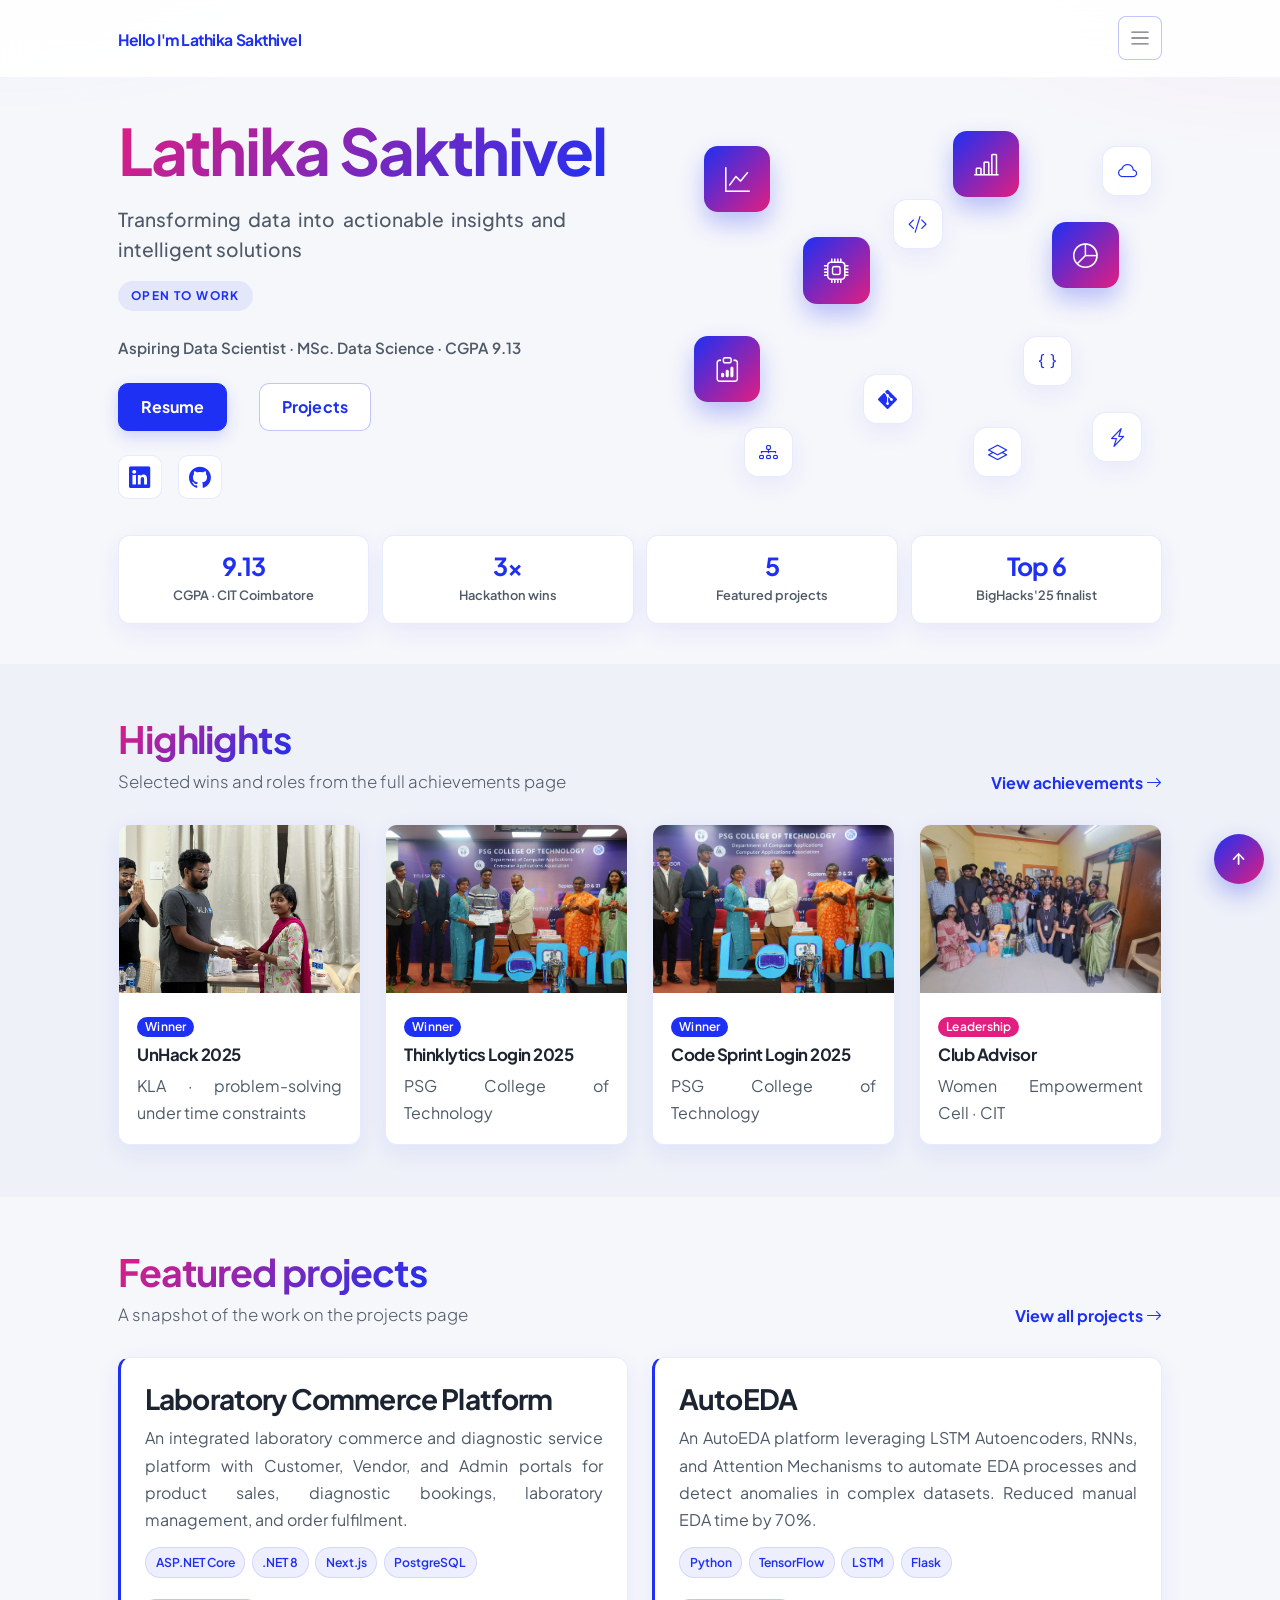
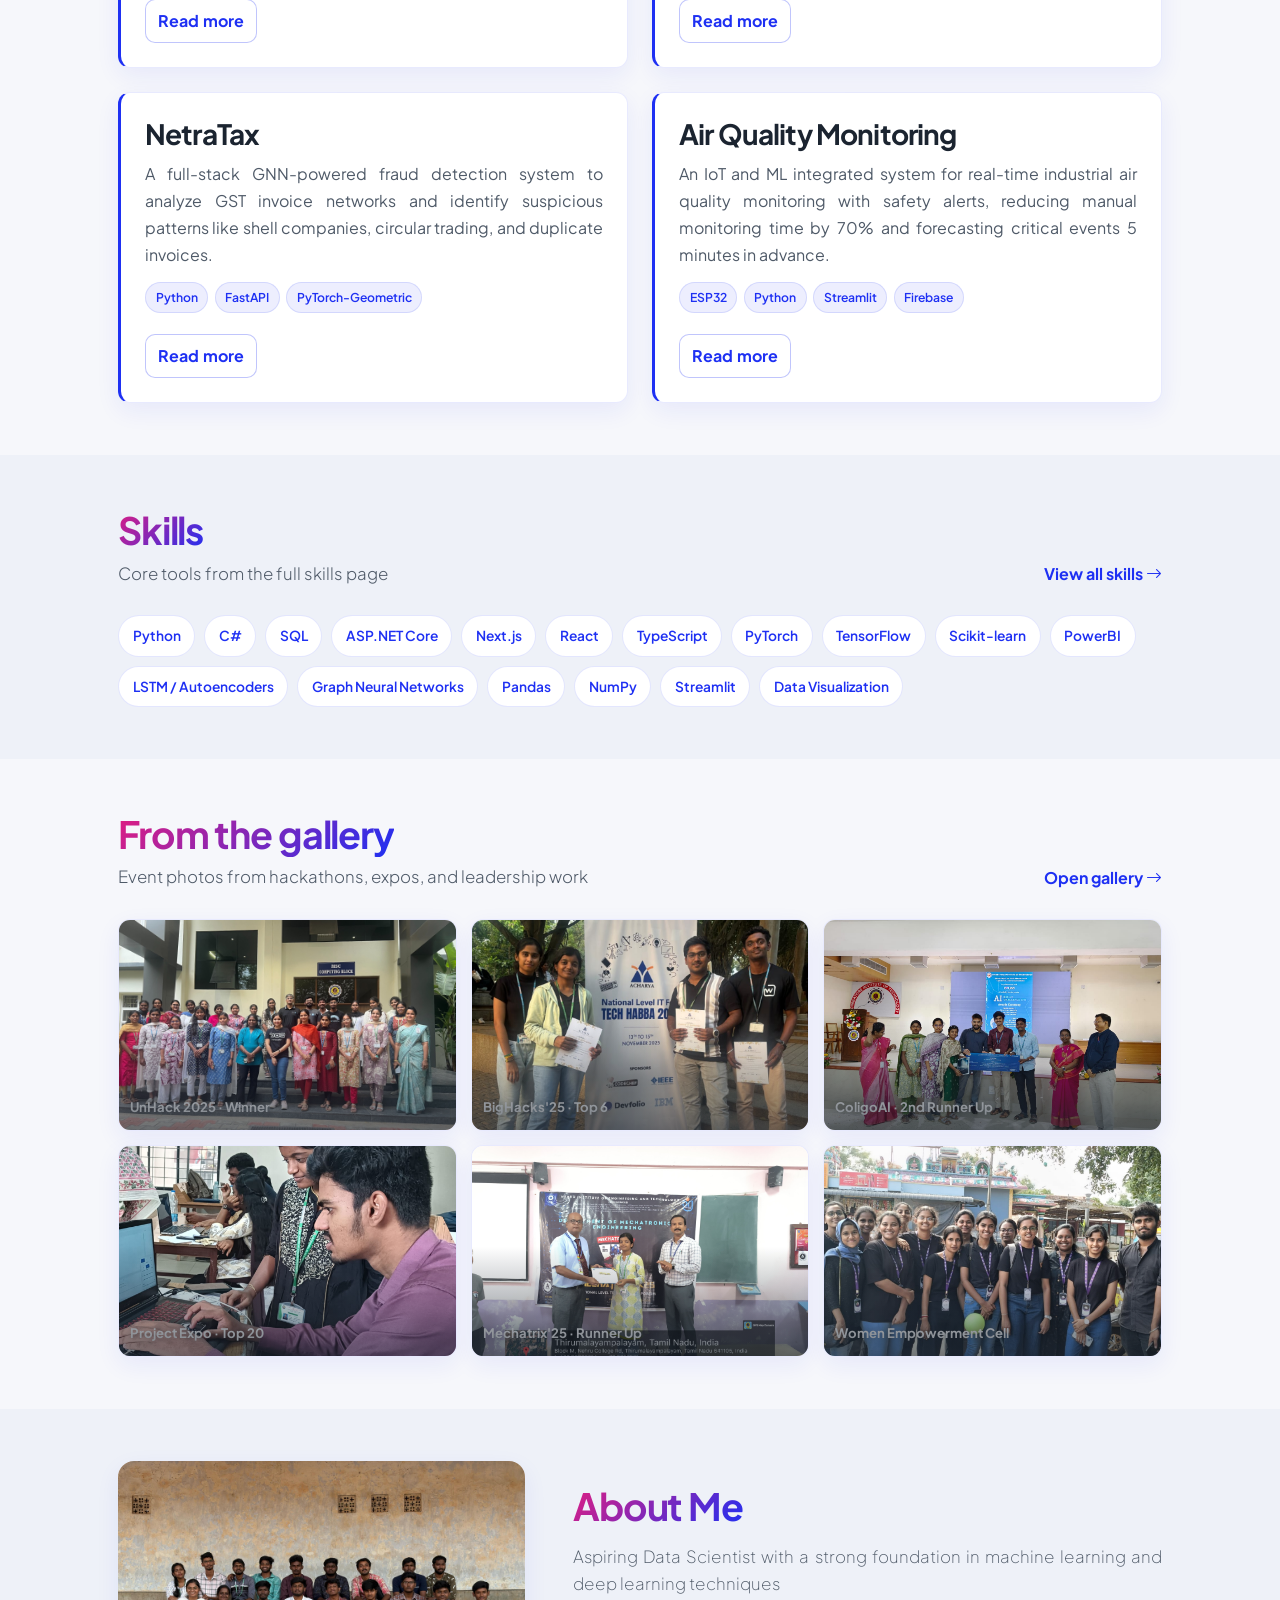
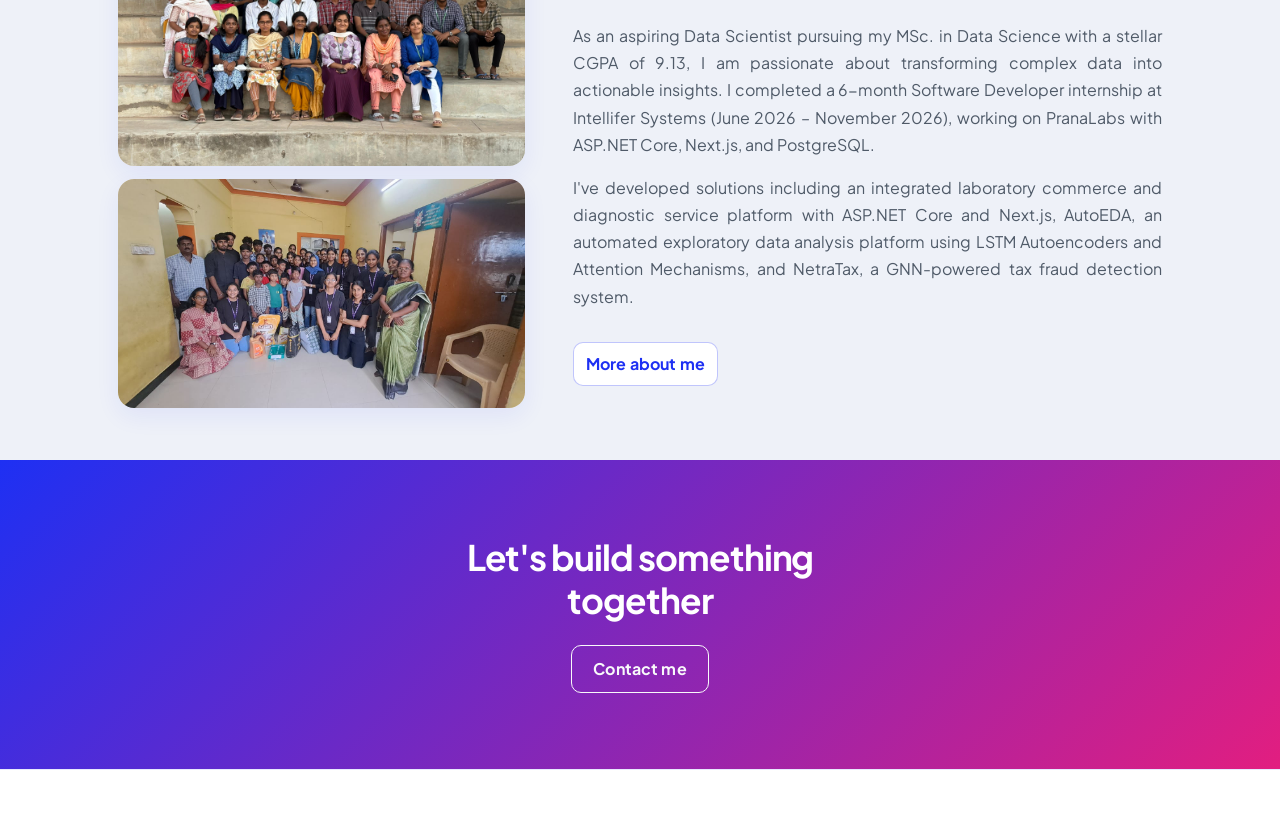
<file: index.html>
<!DOCTYPE html>
<html lang="en">
    <head>
        <meta charset="utf-8" />
        <meta name="viewport" content="width=device-width, initial-scale=1, shrink-to-fit=no" />
        <meta name="description" content="Data Science Portfolio of Lathika Sakthivel - AI Developer, ML Engineer, and Data Analyst" />
        <meta name="author" content="Lathika Sakthivel" />
        <title>Portfolio - Lathika Sakthivel</title>
        <link rel="canonical" href="https://lathikasakthivel.github.io/" />
        <!-- Favicon-->
        <link rel="icon" type="image/x-icon" href="assets/favicon.ico" />
        <!-- Custom Google font-->
        <link rel="preconnect" href="https://fonts.googleapis.com" />
        <link rel="preconnect" href="https://fonts.gstatic.com" crossorigin />
        <link href="https://fonts.googleapis.com/css2?family=Plus+Jakarta+Sans:wght@100;200;300;400;500;600;700;800;900&amp;display=swap" rel="stylesheet" />
        <!-- Bootstrap icons-->
        <link href="https://cdn.jsdelivr.net/npm/bootstrap-icons@1.8.1/font/bootstrap-icons.css" rel="stylesheet" />
        <!-- Core theme CSS (includes Bootstrap)-->
        <link href="css/styles.css" rel="stylesheet" />
        <link href="css/enhance.css?v=13" rel="stylesheet" />
    </head>
    <body class="d-flex flex-column h-100">
        <main class="flex-shrink-0">
            <!-- Navigation-->
            <nav class="navbar navbar-expand-lg navbar-light bg-white py-3 site-nav sticky-top">
                <div class="container px-5">
                    <a class="navbar-brand" href="/"><span class="fw-bolder text-primary">Hello I'm Lathika Sakthivel</span></a>
                    <button class="navbar-toggler" type="button" data-bs-toggle="collapse" data-bs-target="#navbarSupportedContent" aria-controls="navbarSupportedContent" aria-expanded="false" aria-label="Toggle navigation"><span class="navbar-toggler-icon"></span></button>
                    <div class="collapse navbar-collapse" id="navbarSupportedContent">
                        <ul class="navbar-nav ms-auto mb-2 mb-lg-0 small fw-bolder">
                            <li class="nav-item"><a class="nav-link" href="/">Home</a></li>
                            <li class="nav-item"><a class="nav-link" href="about.html">About</a></li>
                            <li class="nav-item"><a class="nav-link" href="resume.html">Resume</a></li>
                            <li class="nav-item"><a class="nav-link" href="projects.html">Projects</a></li>
                            <li class="nav-item"><a class="nav-link" href="skills.html">Skills</a></li>
                            <li class="nav-item"><a class="nav-link" href="achievements.html">Achievements</a></li>
                            <li class="nav-item"><a class="nav-link" href="gallery.html">Gallery</a></li>
                            <li class="nav-item"><a class="nav-link" href="contact.html">Contact</a></li>
                        </ul>
                    </div>
                </div>
            </nav>
            <!-- Header-->
            <header class="py-5 hero home-hero">
                <div class="container px-5 pb-5">
                    <div class="row gx-5 align-items-center gy-4">
                        <div class="col-lg-6">
                            <div class="hero-copy text-center text-lg-start">
                                <h1 class="display-3 fw-bolder mb-5"><span class="text-gradient d-inline">Lathika Sakthivel</span></h1>
                                <div class="fs-3 fw-light text-muted">Transforming data into actionable insights and intelligent solutions</div>
                                <div class="fs-4 fw-light text-muted mb-5 status-pill">OPEN TO WORK</div>
                                <p class="hero-kicker">Aspiring Data Scientist · MSc. Data Science · CGPA 9.13</p>
                                <div class="d-grid gap-3 d-sm-flex justify-content-sm-center justify-content-lg-start mb-3">
                                    <a class="btn btn-primary btn-lg px-5 py-3 me-sm-3 fs-6 fw-bolder" href="resume.html">Resume</a>
                                    <a class="btn btn-outline-dark btn-lg px-5 py-3 fs-6 fw-bolder" href="projects.html">Projects</a>
                                </div>
                                <div class="d-flex justify-content-center justify-content-lg-start fs-2 gap-3 mt-4 social-links">
                                    <a class="social-link" href="https://www.linkedin.com/in/lathika-sakthivel-data?utm_source=share&utm_campaign=share_via&utm_content=profile&utm_medium=android_app" aria-label="LinkedIn"><i class="bi bi-linkedin"></i></a>
                                    <a class="social-link" href="https://github.com/lathikasakthivel" aria-label="GitHub"><i class="bi bi-github"></i></a>
                                </div>
                            </div>
                        </div>
                        <div class="col-lg-6">
                            <div class="hero-float" aria-hidden="true">
                                <span class="float-icon is-data d1"><i class="bi bi-graph-up"></i></span>
                                <span class="float-icon is-data d2"><i class="bi bi-bar-chart-line"></i></span>
                                <span class="float-icon is-data d3"><i class="bi bi-pie-chart"></i></span>
                                <span class="float-icon is-data d4"><i class="bi bi-cpu"></i></span>
                                <span class="float-icon is-data d5"><i class="bi bi-clipboard-data"></i></span>
                                <span class="float-icon d6"><i class="bi bi-code-slash"></i></span>
                                <span class="float-icon d7"><i class="bi bi-braces"></i></span>
                                <span class="float-icon d8"><i class="bi bi-cloud"></i></span>
                                <span class="float-icon d9"><i class="bi bi-git"></i></span>
                                <span class="float-icon d10"><i class="bi bi-diagram-3"></i></span>
                                <span class="float-icon d11"><i class="bi bi-layers"></i></span>
                                <span class="float-icon d12"><i class="bi bi-lightning-charge"></i></span>
                            </div>
                        </div>
                    </div>
                    <div class="hero-stats">
                        <div class="stat-card">
                            <strong>9.13</strong>
                            <span>CGPA · CIT Coimbatore</span>
                        </div>
                        <div class="stat-card">
                            <strong>3×</strong>
                            <span>Hackathon wins</span>
                        </div>
                        <div class="stat-card">
                            <strong>5</strong>
                            <span>Featured projects</span>
                        </div>
                        <div class="stat-card">
                            <strong>Top 6</strong>
                            <span>BigHacks'25 finalist</span>
                        </div>
                    </div>
                </div>
            </header>
            <!-- Highlights-->
            <section class="bg-light py-5">
                <div class="container px-5">
                    <div class="home-section-head">
                        <div>
                            <h2 class="display-5 fw-bolder mb-2"><span class="text-gradient d-inline">Highlights</span></h2>
                            <p class="lead mb-0">Selected wins and roles from the full achievements page</p>
                        </div>
                        <a class="home-link" href="achievements.html">View achievements <i class="bi bi-arrow-right"></i></a>
                    </div>
                    <div class="row g-4">
                        <div class="col-md-6 col-xl-3">
                            <a class="card highlight-card h-100 text-decoration-none" href="achievements.html">
                                <img src="assets/UnHack'25.jpeg" class="card-img-top" alt="UnHack 2025 Hackathon">
                                <div class="card-body p-4">
                                    <span class="badge bg-primary mb-2">Winner</span>
                                    <h3 class="card-title">UnHack 2025</h3>
                                    <p class="card-text mb-0">KLA · problem-solving under time constraints</p>
                                </div>
                            </a>
                        </div>
                        <div class="col-md-6 col-xl-3">
                            <a class="card highlight-card h-100 text-decoration-none" href="achievements.html">
                                <img src="assets/Thinnklytics'25.jpeg" class="card-img-top" alt="Thinklytics Login 2025">
                                <div class="card-body p-4">
                                    <span class="badge bg-primary mb-2">Winner</span>
                                    <h3 class="card-title">Thinklytics Login 2025</h3>
                                    <p class="card-text mb-0">PSG College of Technology</p>
                                </div>
                            </a>
                        </div>
                        <div class="col-md-6 col-xl-3">
                            <a class="card highlight-card h-100 text-decoration-none" href="achievements.html">
                                <img src="assets/CodeSprint'25.jpeg" class="card-img-top" alt="Code Sprint Login 2025">
                                <div class="card-body p-4">
                                    <span class="badge bg-primary mb-2">Winner</span>
                                    <h3 class="card-title">Code Sprint Login 2025</h3>
                                    <p class="card-text mb-0">PSG College of Technology</p>
                                </div>
                            </a>
                        </div>
                        <div class="col-md-6 col-xl-3">
                            <a class="card highlight-card h-100 text-decoration-none" href="achievements.html">
                                <img src="assets/WEC.jpg" class="card-img-top" alt="Women Empowerment Cell">
                                <div class="card-body p-4">
                                    <span class="badge bg-secondary mb-2">Leadership</span>
                                    <h3 class="card-title">Club Advisor</h3>
                                    <p class="card-text mb-0">Women Empowerment Cell · CIT</p>
                                </div>
                            </a>
                        </div>
                    </div>
                </div>
            </section>
            <!-- Featured projects-->
            <section class="py-5">
                <div class="container px-5">
                    <div class="home-section-head">
                        <div>
                            <h2 class="display-5 fw-bolder mb-2"><span class="text-gradient d-inline">Featured projects</span></h2>
                            <p class="lead mb-0">A snapshot of the work on the projects page</p>
                        </div>
                        <a class="home-link" href="projects.html">View all projects <i class="bi bi-arrow-right"></i></a>
                    </div>
                    <div class="row g-4">
                        <div class="col-lg-6">
                            <div class="card project-card h-100">
                                <div class="p-4">
                                    <h3 class="fw-bolder">Laboratory Commerce Platform</h3>
                                    <p>An integrated laboratory commerce and diagnostic service platform with Customer, Vendor, and Admin portals for product sales, diagnostic bookings, laboratory management, and order fulfilment.</p>
                                    <p class="tech-row"><span class="tech-badge">ASP.NET Core</span><span class="tech-badge">.NET 8</span><span class="tech-badge">Next.js</span><span class="tech-badge">PostgreSQL</span></p>
                                    <a href="projects.html" class="btn btn-outline-dark mt-2">Read more</a>
                                </div>
                            </div>
                        </div>
                        <div class="col-lg-6">
                            <div class="card project-card h-100">
                                <div class="p-4">
                                    <h3 class="fw-bolder">AutoEDA</h3>
                                    <p>An AutoEDA platform leveraging LSTM Autoencoders, RNNs, and Attention Mechanisms to automate EDA processes and detect anomalies in complex datasets. Reduced manual EDA time by 70%.</p>
                                    <p class="tech-row"><span class="tech-badge">Python</span><span class="tech-badge">TensorFlow</span><span class="tech-badge">LSTM</span><span class="tech-badge">Flask</span></p>
                                    <a href="projects.html" class="btn btn-outline-dark mt-2">Read more</a>
                                </div>
                            </div>
                        </div>
                        <div class="col-lg-6">
                            <div class="card project-card h-100">
                                <div class="p-4">
                                    <h3 class="fw-bolder">NetraTax</h3>
                                    <p>A full-stack GNN-powered fraud detection system to analyze GST invoice networks and identify suspicious patterns like shell companies, circular trading, and duplicate invoices.</p>
                                    <p class="tech-row"><span class="tech-badge">Python</span><span class="tech-badge">FastAPI</span><span class="tech-badge">PyTorch-Geometric</span></p>
                                    <a href="projects.html" class="btn btn-outline-dark mt-2">Read more</a>
                                </div>
                            </div>
                        </div>
                        <div class="col-lg-6">
                            <div class="card project-card h-100">
                                <div class="p-4">
                                    <h3 class="fw-bolder">Air Quality Monitoring</h3>
                                    <p>An IoT and ML integrated system for real-time industrial air quality monitoring with safety alerts, reducing manual monitoring time by 70% and forecasting critical events 5 minutes in advance.</p>
                                    <p class="tech-row"><span class="tech-badge">ESP32</span><span class="tech-badge">Python</span><span class="tech-badge">Streamlit</span><span class="tech-badge">Firebase</span></p>
                                    <a href="projects.html" class="btn btn-outline-dark mt-2">Read more</a>
                                </div>
                            </div>
                        </div>
                    </div>
                </div>
            </section>
            <!-- Skills teaser-->
            <section class="bg-light py-5">
                <div class="container px-5">
                    <div class="home-section-head">
                        <div>
                            <h2 class="display-5 fw-bolder mb-2"><span class="text-gradient d-inline">Skills</span></h2>
                            <p class="lead mb-0">Core tools from the full skills page</p>
                        </div>
                        <a class="home-link" href="skills.html">View all skills <i class="bi bi-arrow-right"></i></a>
                    </div>
                    <div class="home-skill-wrap">
                        <span class="tech-badge">Python</span>
                        <span class="tech-badge">C#</span>
                        <span class="tech-badge">SQL</span>
                        <span class="tech-badge">ASP.NET Core</span>
                        <span class="tech-badge">Next.js</span>
                        <span class="tech-badge">React</span>
                        <span class="tech-badge">TypeScript</span>
                        <span class="tech-badge">PyTorch</span>
                        <span class="tech-badge">TensorFlow</span>
                        <span class="tech-badge">Scikit-learn</span>
                        <span class="tech-badge">PowerBI</span>
                        <span class="tech-badge">LSTM / Autoencoders</span>
                        <span class="tech-badge">Graph Neural Networks</span>
                        <span class="tech-badge">Pandas</span>
                        <span class="tech-badge">NumPy</span>
                        <span class="tech-badge">Streamlit</span>
                        <span class="tech-badge">Data Visualization</span>
                    </div>
                </div>
            </section>
            <!-- Gallery trailer-->
            <section class="py-5">
                <div class="container px-5">
                    <div class="home-section-head">
                        <div>
                            <h2 class="display-5 fw-bolder mb-2"><span class="text-gradient d-inline">From the gallery</span></h2>
                            <p class="lead mb-0">Event photos from hackathons, expos, and leadership work</p>
                        </div>
                        <a class="home-link" href="gallery.html">Open gallery <i class="bi bi-arrow-right"></i></a>
                    </div>
                    <div class="home-gallery">
                        <a class="home-shot card" href="gallery.html">
                            <img src="assets/UNHACK2.jpeg" alt="UnHack 2025 Hackathon">
                            <span>UnHack 2025 · Winner</span>
                        </a>
                        <a class="home-shot card" href="gallery.html">
                            <img src="assets/BigHacks'25.jpeg" alt="BigHacks'25">
                            <span>BigHacks'25 · Top 6</span>
                        </a>
                        <a class="home-shot card" href="gallery.html">
                            <img src="assets/COLIGO1.jpeg" alt="ColigoAI Design Challenge">
                            <span>ColigoAI · 2nd Runner Up</span>
                        </a>
                        <a class="home-shot card" href="gallery.html">
                            <img src="assets/KARPAGAM.jpeg" alt="National Level Project Expo 2025">
                            <span>Project Expo · Top 20</span>
                        </a>
                        <a class="home-shot card" href="gallery.html">
                            <img src="assets/PaperPresentation'25.jpeg" alt="Paper Presentation Mechatrix'25">
                            <span>Mechatrix'25 · Runner Up</span>
                        </a>
                        <a class="home-shot card" href="gallery.html">
                            <img src="assets/WEC2.jpeg" alt="Women Empowerment Cell">
                            <span>Women Empowerment Cell</span>
                        </a>
                    </div>
                </div>
            </section>
            <!-- About teaser-->
            <section class="bg-light py-5">
                <div class="container px-5">
                    <div class="row gx-5 align-items-center gy-4">
                        <div class="col-lg-5">
                            <div class="about-mosaic">
                                <img src="assets/Rotaract.jpeg" alt="Rotaract Club of CIT">
                                <img src="assets/WEC.jpg" alt="Women Empowerment Cell">
                            </div>
                        </div>
                        <div class="col-lg-7">
                            <h2 class="display-5 fw-bolder mb-3"><span class="text-gradient d-inline">About Me</span></h2>
                            <p class="lead fw-light mb-4">Aspiring Data Scientist with a strong foundation in machine learning and deep learning techniques</p>
                            <div class="about-copy">
                                <p class="text-muted">As an aspiring Data Scientist pursuing my MSc. in Data Science with a stellar CGPA of 9.13, I am passionate about transforming complex data into actionable insights. I completed a 6-month Software Developer internship at Intellifer Systems (June 2026 – November 2026), working on PranaLabs with ASP.NET Core, Next.js, and PostgreSQL.</p>
                                <p class="text-muted">I've developed solutions including an integrated laboratory commerce and diagnostic service platform with ASP.NET Core and Next.js, AutoEDA, an automated exploratory data analysis platform using LSTM Autoencoders and Attention Mechanisms, and NetraTax, a GNN-powered tax fraud detection system.</p>
                            </div>
                            <a class="btn btn-outline-dark mt-3" href="about.html">More about me</a>
                        </div>
                    </div>
                </div>
            </section>
            <!-- Call to action-->
            <section class="py-5 bg-gradient-primary-to-secondary text-white">
                <div class="container px-5 my-5">
                    <div class="text-center">
                        <h2 class="display-4 fw-bolder mb-4">Let's build something together</h2>
                        <a class="btn btn-outline-light btn-lg px-5 py-3 fs-6 fw-bolder" href="contact.html">Contact me</a>
                    </div>
                </div>
            </section>
        </main>
        <!-- Footer-->
        <footer class="bg-white py-4 mt-auto">
            <div class="container px-5">
            </div>
        </footer>
        <!-- Bootstrap core JS-->
        <script src="https://cdn.jsdelivr.net/npm/bootstrap@5.2.3/dist/js/bootstrap.bundle.min.js"></script>
        <!-- Core theme JS-->
        <script src="js/scripts.js"></script>
                <button type="button" class="back-to-top" aria-label="Back to top" title="Back to top"><svg viewBox="0 0 16 16" aria-hidden="true" focusable="false"><path d="M8 3.21l4.65 4.65a.75.75 0 0 1-1.06 1.06L8.75 5.44V12.5a.75.75 0 0 1-1.5 0V5.44L4.41 8.92a.75.75 0 1 1-1.06-1.06L8 3.21z"/></svg></button>
        <script src="js/enhance.js?v=5"></script>
    </body>
</html>
</file>
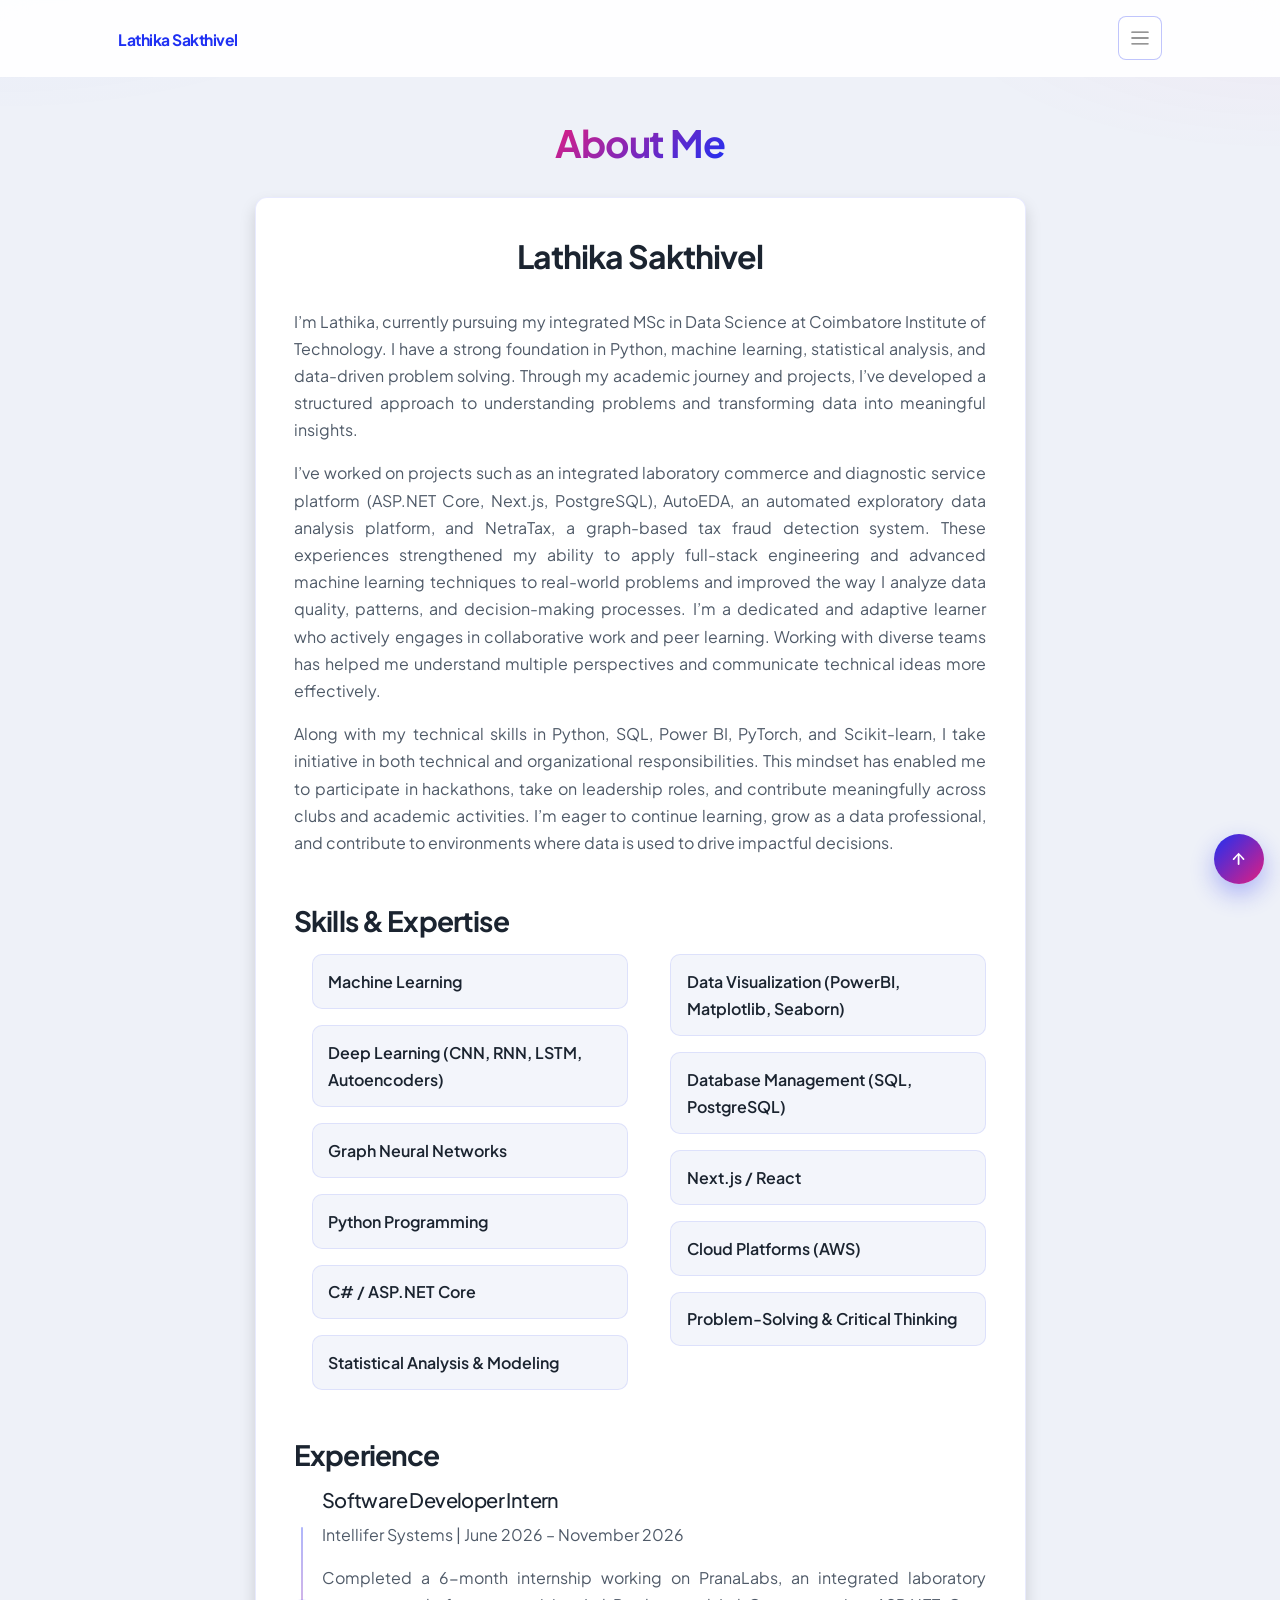
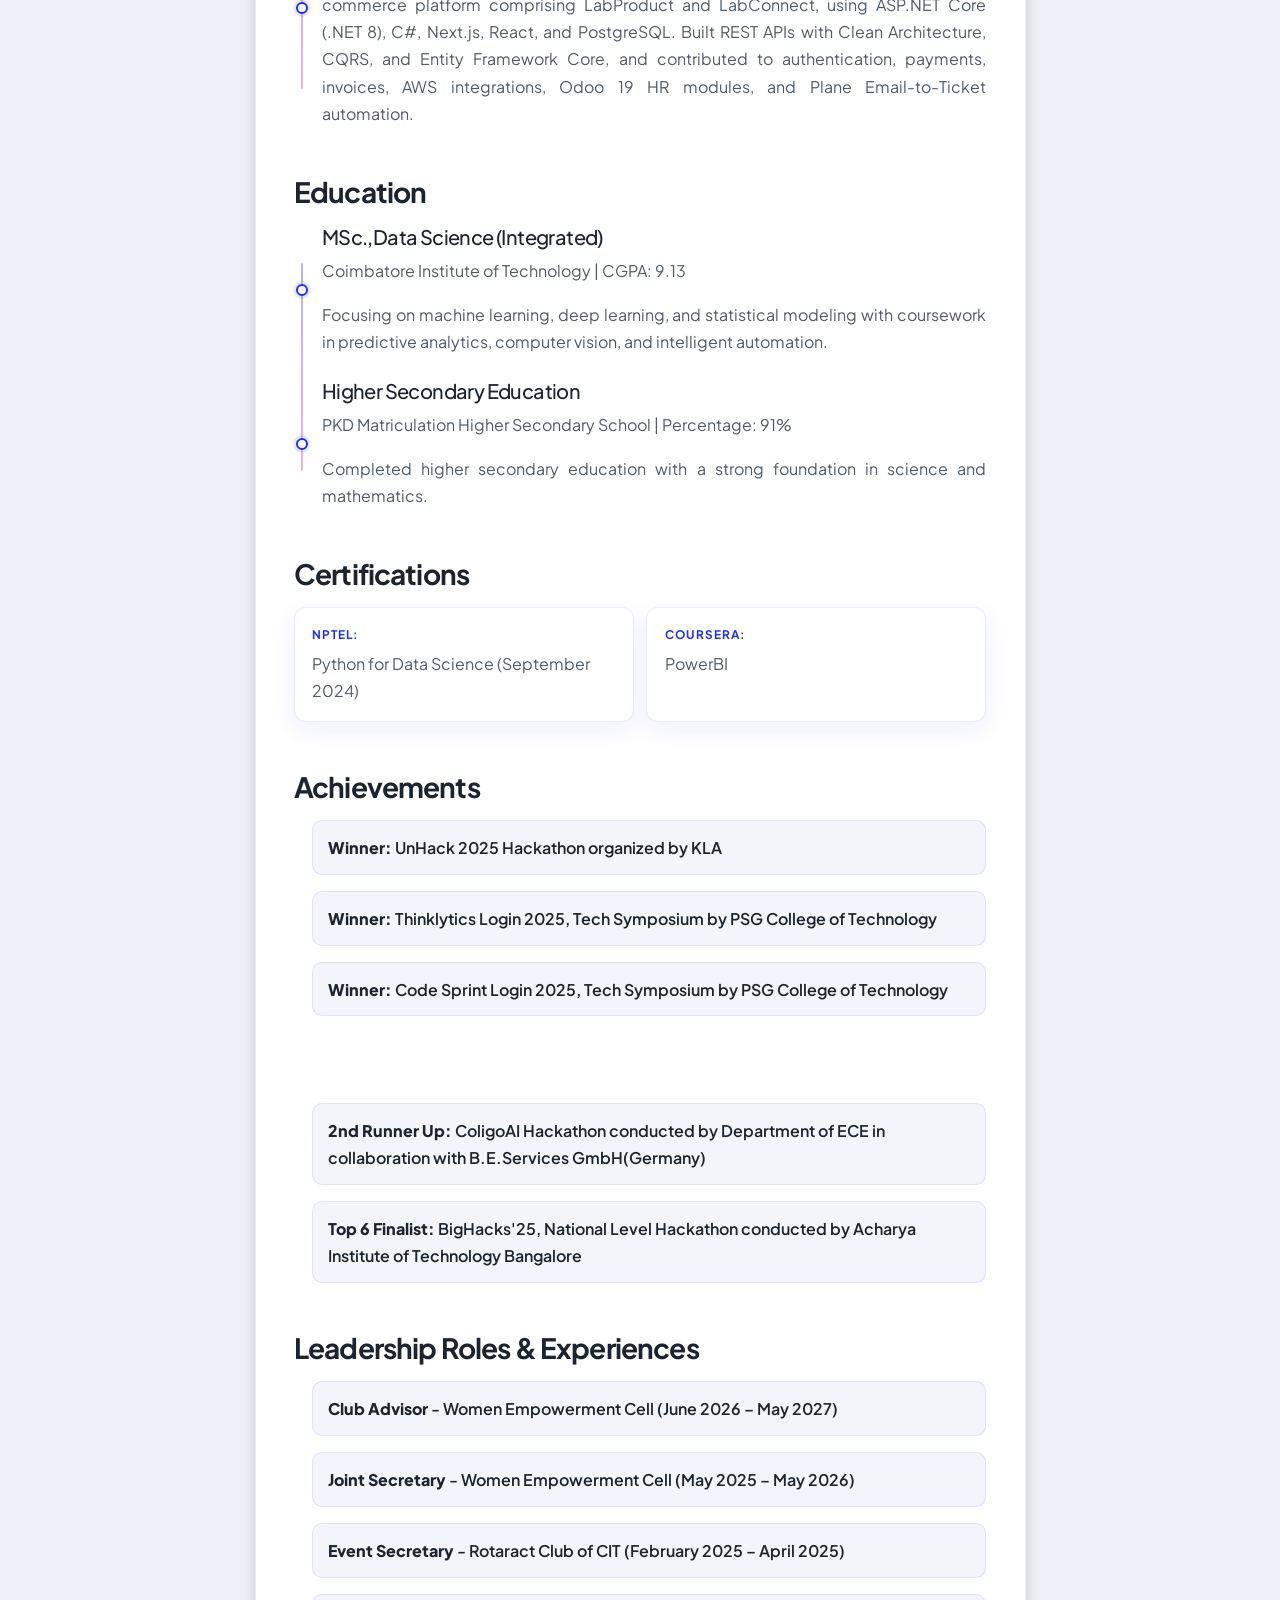
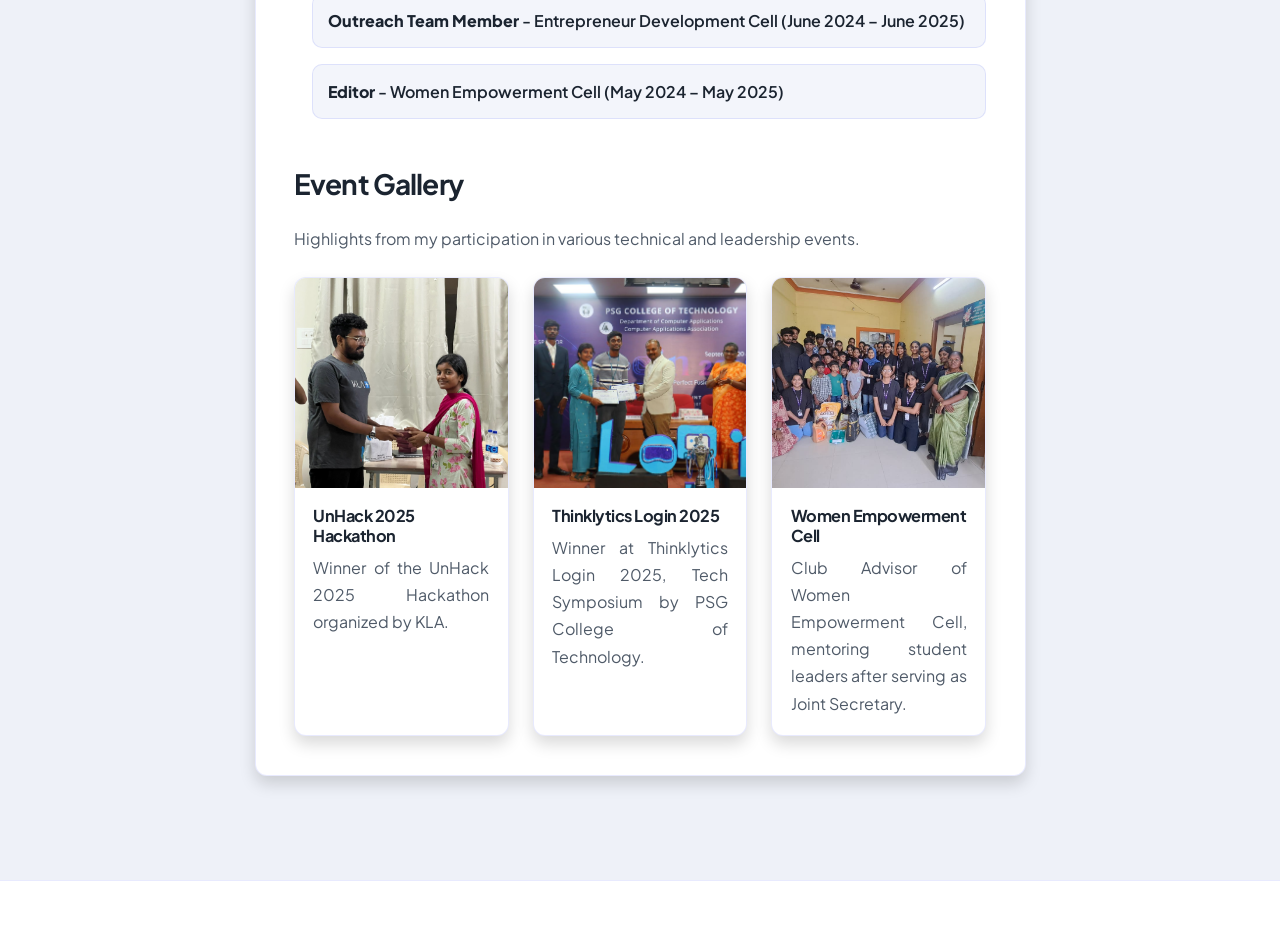
<file: about.html>
<!DOCTYPE html>
<html lang="en">
    <head>
        <meta charset="utf-8" />
        <meta name="viewport" content="width=device-width, initial-scale=1, shrink-to-fit=no" />
        <meta name="description" content="About Lathika Sakthivel" />
        <meta name="author" content="Lathika Sakthivel" />
        <title>About - Lathika Sakthivel</title>
        <!-- Favicon-->
        <link rel="icon" type="image/x-icon" href="assets/favicon.ico" />
        <!-- Custom Google font-->
        <link rel="preconnect" href="https://fonts.googleapis.com" />
        <link rel="preconnect" href="https://fonts.gstatic.com" crossorigin />
        <link href="https://fonts.googleapis.com/css2?family=Plus+Jakarta+Sans:wght@100;200;300;400;500;600;700;800;900&amp;display=swap" rel="stylesheet" />
        <!-- Bootstrap icons-->
        <link href="https://cdn.jsdelivr.net/npm/bootstrap-icons@1.8.1/font/bootstrap-icons.css" rel="stylesheet" />
        <!-- Core theme CSS (includes Bootstrap)-->
        <link href="css/styles.css" rel="stylesheet" />
        <link href="css/enhance.css?v=13" rel="stylesheet" />
    </head>
    <body class="d-flex flex-column h-100 bg-light">
        <main class="flex-shrink-0">
            <!-- Navigation-->
            <nav class="navbar navbar-expand-lg navbar-light bg-white py-3 site-nav sticky-top">
                <div class="container px-5">
                    <a class="navbar-brand" href="/"><span class="fw-bolder text-primary">Lathika Sakthivel</span></a>
                    <button class="navbar-toggler" type="button" data-bs-toggle="collapse" data-bs-target="#navbarSupportedContent" aria-controls="navbarSupportedContent" aria-expanded="false" aria-label="Toggle navigation"><span class="navbar-toggler-icon"></span></button>
                    <div class="collapse navbar-collapse" id="navbarSupportedContent">
                        <ul class="navbar-nav ms-auto mb-2 mb-lg-0 small fw-bolder">
                            <li class="nav-item"><a class="nav-link" href="/">Home</a></li>
                            <li class="nav-item"><a class="nav-link" href="about.html">About</a></li>
                            <li class="nav-item"><a class="nav-link" href="resume.html">Resume</a></li>
                            <li class="nav-item"><a class="nav-link" href="projects.html">Projects</a></li>
                            <li class="nav-item"><a class="nav-link" href="skills.html">Skills</a></li>
                            <li class="nav-item"><a class="nav-link" href="achievements.html">Achievements</a></li>
                            <li class="nav-item"><a class="nav-link" href="gallery.html">Gallery</a></li>
                            <li class="nav-item"><a class="nav-link" href="contact.html">Contact</a></li>
                        </ul>
                    </div>
                </div>
            </nav>
            <!-- About Section-->
            <section class="py-5">
                <div class="container px-5 mb-5">
                    <div class="text-center mb-5">
                        <h1 class="display-5 fw-bolder mb-0"><span class="text-gradient d-inline">About Me</span></h1>
                    </div>
                    <div class="row gx-5 justify-content-center">
                        <div class="col-lg-11 col-xl-9 col-xxl-8">
                            <div class="card shadow border-0 rounded-4 mb-5">
                                <div class="card-body p-5">
                                    <div class="text-center mb-5">
                                        <h2 class="fw-bolder">Lathika Sakthivel</h2>
                                    </div>
                                    
                                    <div class="mb-5 about-copy">
    
                                        <p>I’m Lathika, currently pursuing my integrated MSc in Data Science at Coimbatore Institute of Technology. I have a strong foundation in Python, machine learning, statistical analysis, and data-driven problem solving. Through my academic journey and projects, I’ve developed a structured approach to understanding problems and transforming data into meaningful insights.</p>
                                        
                                        <p>I’ve worked on projects such as an integrated laboratory commerce and diagnostic service platform (ASP.NET Core, Next.js, PostgreSQL), AutoEDA, an automated exploratory data analysis platform, and NetraTax, a graph-based tax fraud detection system. These experiences strengthened my ability to apply full-stack engineering and advanced machine learning techniques to real-world problems and improved the way I analyze data quality, patterns, and decision-making processes.

I’m a dedicated and adaptive learner who actively engages in collaborative work and peer learning. Working with diverse teams has helped me understand multiple perspectives and communicate technical ideas more effectively.</p>
                                        
                                        <p>Along with my technical skills in Python, SQL, Power BI, PyTorch, and Scikit-learn, I take initiative in both technical and organizational responsibilities. This mindset has enabled me to participate in hackathons, take on leadership roles, and contribute meaningfully across clubs and academic activities.

I’m eager to continue learning, grow as a data professional, and contribute to environments where data is used to drive impactful decisions.</p>
                                    </div>
                                    
                                    <div class="mb-5">
                                        <h3 class="fw-bolder mb-3">Skills & Expertise</h3>
                                        <div class="row row-cols-1 row-cols-md-2 mb-4">
                                            <div class="col">
                                                <ul class="chip-list">
                                                    <li>Machine Learning</li>
                                                    <li>Deep Learning (CNN, RNN, LSTM, Autoencoders)</li>
                                                    <li>Graph Neural Networks</li>
                                                    <li>Python Programming</li>
                                                    <li>C# / ASP.NET Core</li>
                                                    <li>Statistical Analysis & Modeling</li>
                                                </ul>
                                            </div>
                                            <div class="col">
                                                <ul class="chip-list">
                                                    <li>Data Visualization (PowerBI, Matplotlib, Seaborn)</li>
                                                    <li>Database Management (SQL, PostgreSQL)</li>
                                                    <li>Next.js / React</li>
                                                    <li>Cloud Platforms (AWS)</li>
                                                    <li>Problem-Solving & Critical Thinking</li>
                                                </ul>
                                            </div>
                                        </div>
                                    </div>
                                    
                                    <div class="mb-5">
                                        <h3 class="fw-bolder mb-3">Experience</h3>
                                        <div class="timeline">
                                        <div class="timeline-item">
                                            <h5>Software Developer Intern</h5>
                                            <p class="text-muted">Intellifer Systems | June 2026 – November 2026</p>
                                            <p>Completed a 6-month internship working on PranaLabs, an integrated laboratory commerce platform comprising LabProduct and LabConnect, using ASP.NET Core (.NET 8), C#, Next.js, React, and PostgreSQL. Built REST APIs with Clean Architecture, CQRS, and Entity Framework Core, and contributed to authentication, payments, invoices, AWS integrations, Odoo 19 HR modules, and Plane Email-to-Ticket automation.</p>
                                        </div>
                                        </div>
                                    </div>

                                    <div class="mb-5">
                                        <h3 class="fw-bolder mb-3">Education</h3>
                                        <div class="timeline">
                                        <div class="mb-4 timeline-item">
                                            <h5>MSc.,Data Science (Integrated)</h5>
                                            <p class="text-muted">Coimbatore Institute of Technology | CGPA: 9.13</p>
                                            <p>Focusing on machine learning, deep learning, and statistical modeling with coursework in predictive analytics, computer vision, and intelligent automation.</p>
                                        </div>
                                        <div class="timeline-item">
                                            <h5>Higher Secondary Education</h5>
                                            <p class="text-muted">PKD Matriculation Higher Secondary School | Percentage: 91%</p>
                                            <p>Completed higher secondary education with a strong foundation in science and mathematics.</p>
                                        </div>
                                        </div>
                                    </div>
                                    
                                    <div class="mb-5">
                                        <h3 class="fw-bolder mb-3">Certifications</h3>
                                        <div class="cert-grid">
                                            <div class="cert-card"><strong>NPTEL:</strong> Python for Data Science (September 2024)</div>
                                            <div class="cert-card"><strong>Coursera:</strong> PowerBI</div>
                                        </div>
                                    </div>
                                    
                                    <div class="mb-5">
                                        <h3 class="fw-bolder mb-3">Achievements</h3>
                                        <ul class="chip-list">
                                            <li><strong>Winner:</strong> UnHack 2025 Hackathon organized by KLA</li>
                                            <li><strong>Winner:</strong> Thinklytics Login 2025, Tech Symposium by PSG College of Technology</li>
                                            <li><strong>Winner:</strong> Code Sprint Login 2025, Tech Symposium by PSG College of Technology</li>
                                            <li><strong>Runner Up:</strong> Paper Presentation Mechatrix'25 conducted by NIET Coimbatore</li>
                                            <li><strong>2nd Runner Up:</strong> ColigoAI Hackathon conducted by Department of ECE in collaboration with B.E.Services GmbH(Germany)</li>
                                            <li><strong>Top 6 Finalist:</strong> BigHacks'25, National Level Hackathon conducted by Acharya Institute of Technology Bangalore</li>
                                        </ul>
                                    </div>
                                    
                                    <div>
                                        <h3 class="fw-bolder mb-3">Leadership Roles & Experiences</h3>
                                        <ul class="chip-list">
                                            <li><strong>Club Advisor</strong> - Women Empowerment Cell (June 2026 – May 2027)</li>
                                            <li><strong>Joint Secretary</strong> - Women Empowerment Cell (May 2025 – May 2026)</li>
                                            <li><strong>Event Secretary</strong> - Rotaract Club of CIT (February 2025 – April 2025)</li>
                                            <li><strong>Outreach Team Member</strong> - Entrepreneur Development Cell (June 2024 – June 2025)</li>
                                            <li><strong>Editor</strong> - Women Empowerment Cell (May 2024 – May 2025)</li>
                                        </ul>
                                    </div>
                                    
                                    <!-- Event Gallery Section -->
                                    <div class="mt-5">
                                        <h3 class="fw-bolder mb-4">Event Gallery</h3>
                                        <p class="mb-4">Highlights from my participation in various technical and leadership events.</p>
                                        
                                        <!-- Gallery Grid -->
                                        <div class="row g-4">
                                            <!-- Event 1 -->
                                            <div class="col-md-6 col-lg-4">
                                                <div class="card shadow border-0 rounded-4 h-100">
                                                    <img src="assets/UnHack'25.jpeg" class="card-img-top" alt="UnHack 2025 Hackathon">
                                                    <div class="card-body p-4">
                                                        <h5 class="card-title">UnHack 2025 Hackathon</h5>
                                                        <p class="card-text">Winner of the UnHack 2025 Hackathon organized by KLA.</p>
                                                    </div>
                                                </div>
                                            </div>
                                            
                                            <!-- Event 2 -->
                                            <div class="col-md-6 col-lg-4">
                                                <div class="card shadow border-0 rounded-4 h-100">
                                                    <img src="assets/Thinnklytics'25.jpeg" class="card-img-top" alt="Thinklytics Login 2025">
                                                    <div class="card-body p-4">
                                                        <h5 class="card-title">Thinklytics Login 2025</h5>
                                                        <p class="card-text">Winner at Thinklytics Login 2025, Tech Symposium by PSG College of Technology.</p>
                                                    </div>
                                                </div>
                                            </div>
                                            
                                            <!-- Event 3 -->
                                            <div class="col-md-6 col-lg-4">
                                                <div class="card shadow border-0 rounded-4 h-100">
                                                    <img src="assets/WEC.jpg" class="card-img-top" alt="Women Empowerment Cell">
                                                    <div class="card-body p-4">
                                                        <h5 class="card-title">Women Empowerment Cell</h5>
                                                        <p class="card-text">Club Advisor of Women Empowerment Cell, mentoring student leaders after serving as Joint Secretary.</p>
                                                    </div>
                                                </div>
                                            </div>
                                        </div>
                                    </div>
                                </div>
                            </div>
                        </div>
                    </div>
                </div>
            </section>
        </main>
        <!-- Footer-->
        <footer class="bg-white py-4 mt-auto">
            <div class="container px-5">
            </div>
        </footer>
        <!-- Bootstrap core JS-->
        <script src="https://cdn.jsdelivr.net/npm/bootstrap@5.2.3/dist/js/bootstrap.bundle.min.js"></script>
        <!-- Core theme JS-->
        <script src="js/scripts.js"></script>
                <button type="button" class="back-to-top" aria-label="Back to top" title="Back to top"><svg viewBox="0 0 16 16" aria-hidden="true" focusable="false"><path d="M8 3.21l4.65 4.65a.75.75 0 0 1-1.06 1.06L8.75 5.44V12.5a.75.75 0 0 1-1.5 0V5.44L4.41 8.92a.75.75 0 1 1-1.06-1.06L8 3.21z"/></svg></button>
        <script src="js/enhance.js?v=5"></script>
    </body>
</html>
</file>
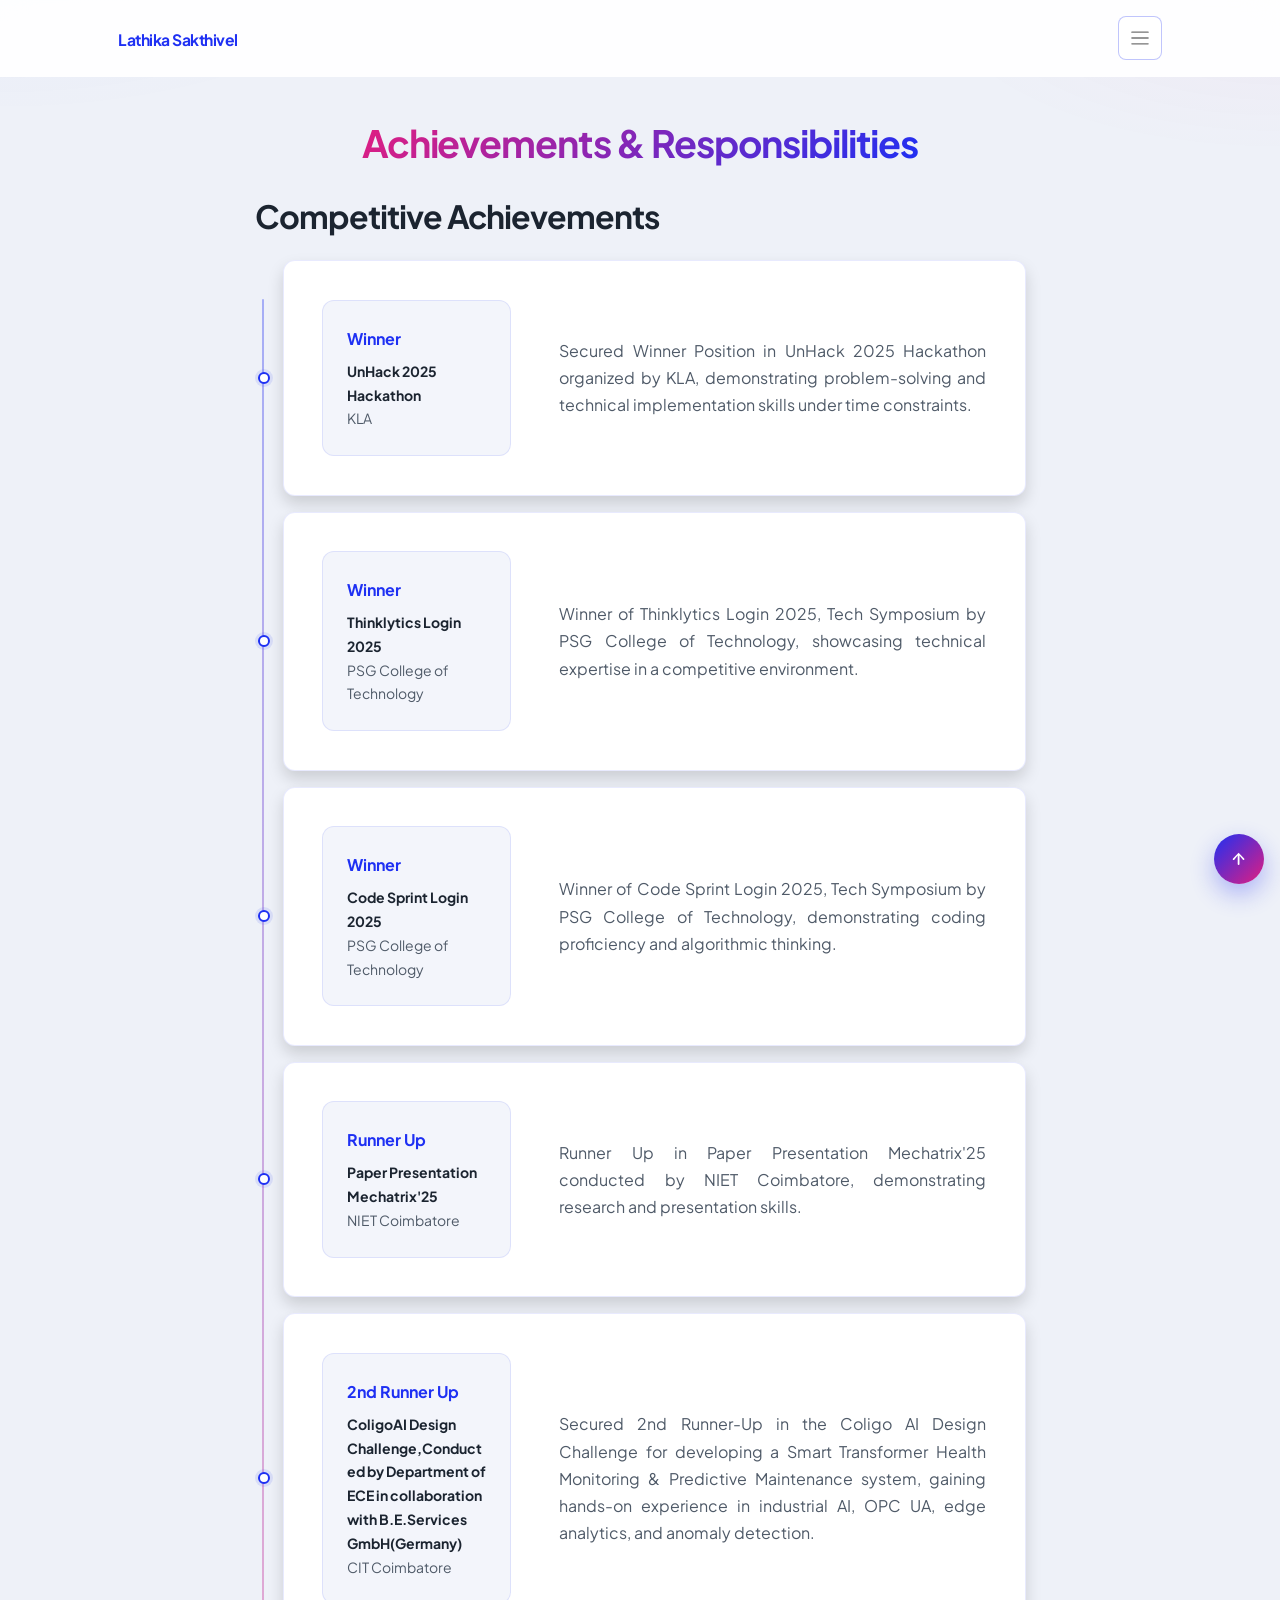
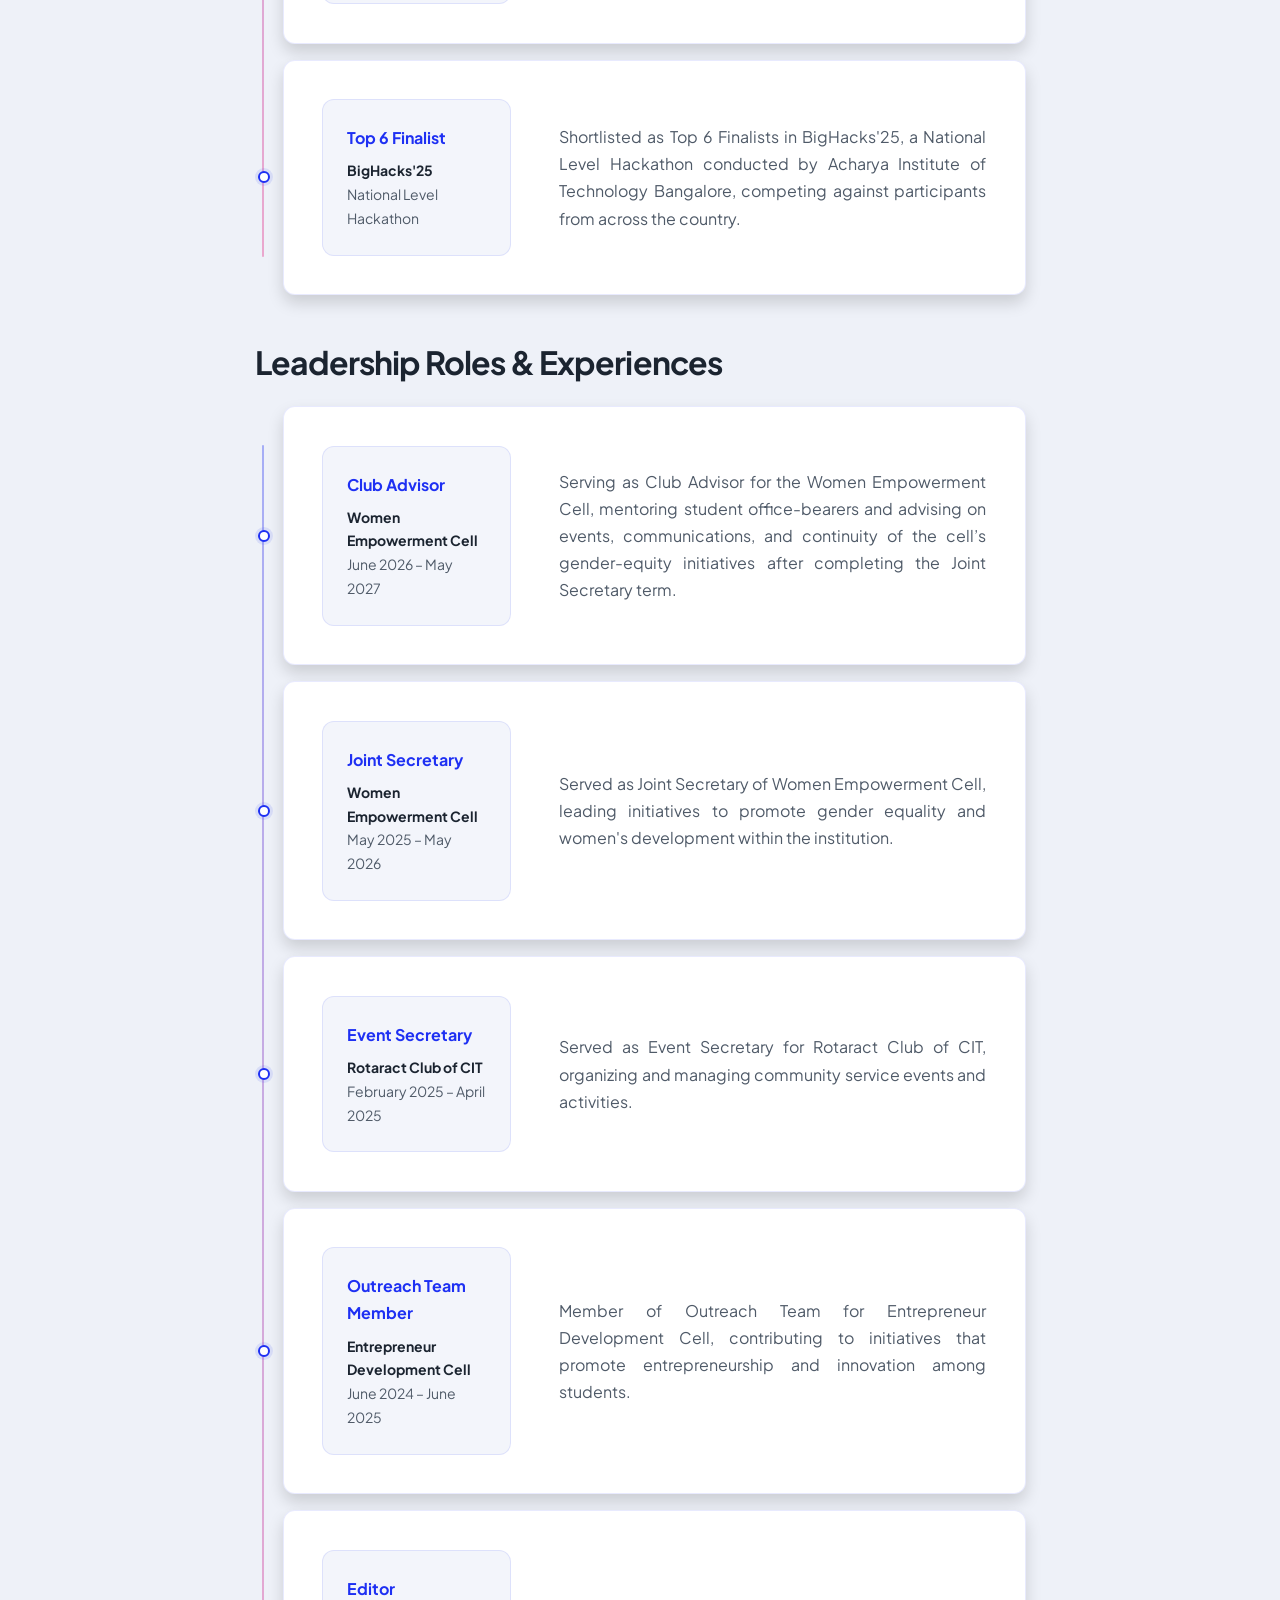
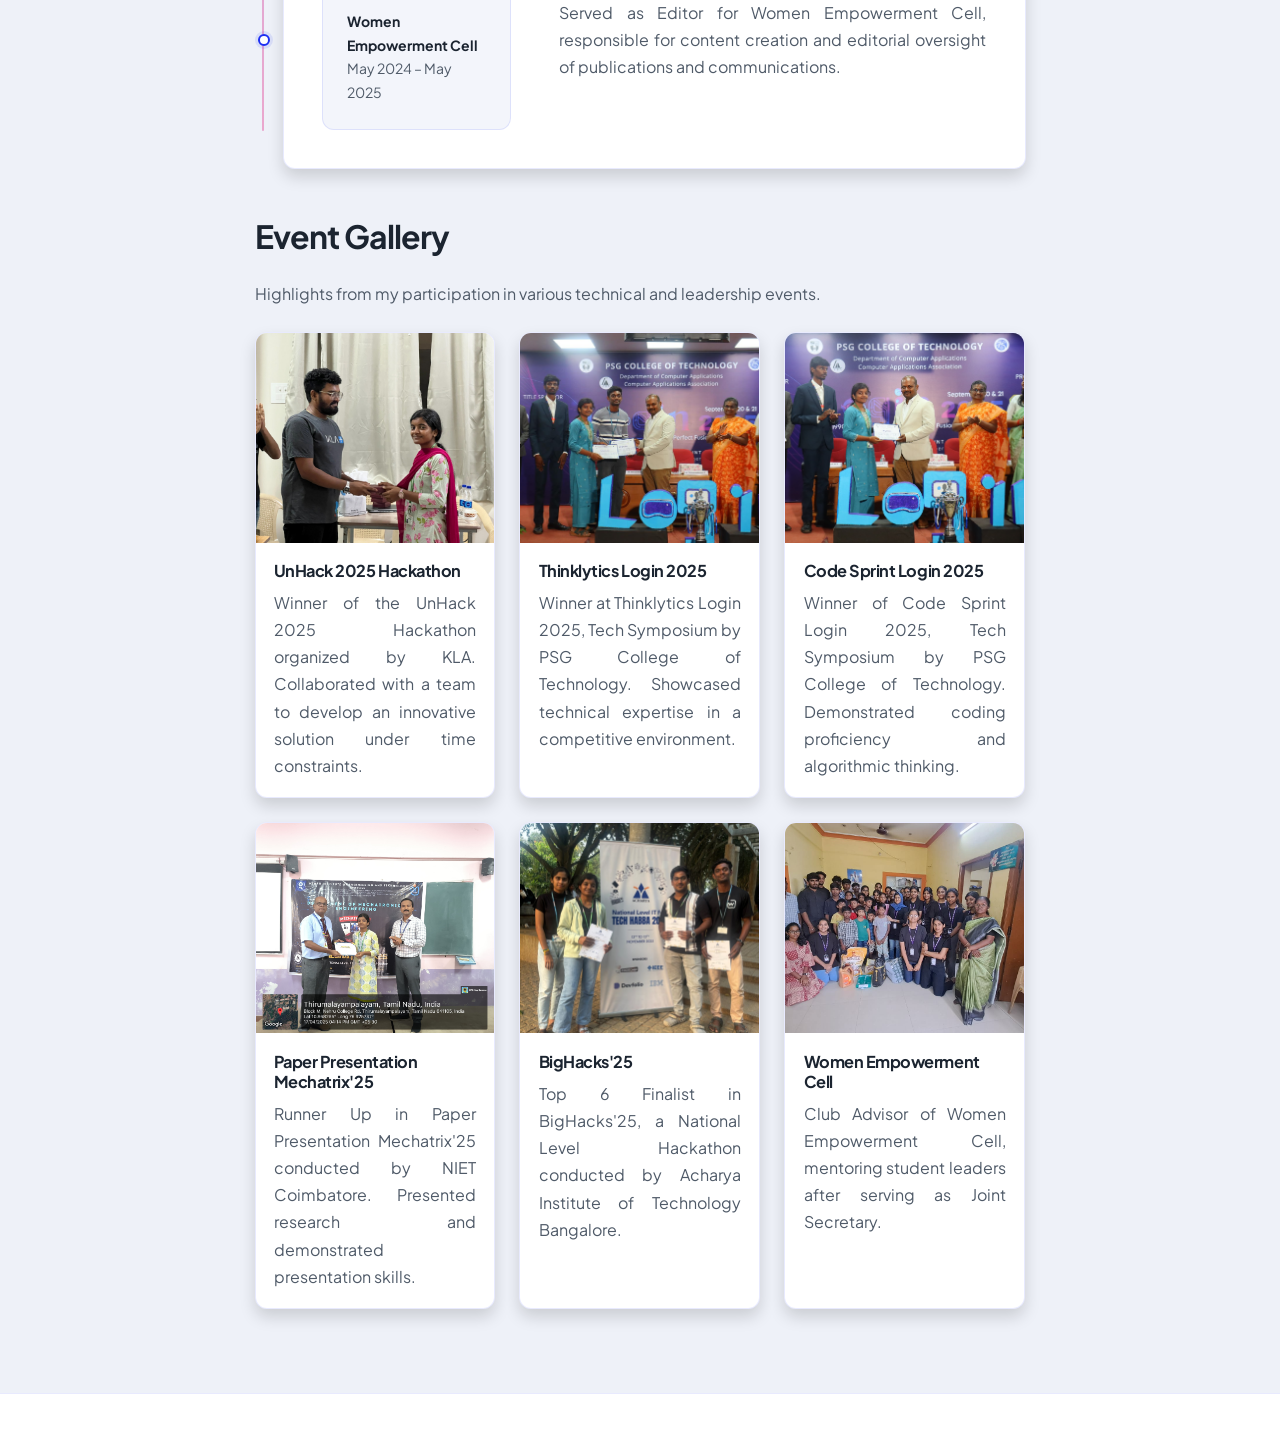
<file: achievements.html>
<!DOCTYPE html>
<html lang="en">
    <head>
        <meta charset="utf-8" />
        <meta name="viewport" content="width=device-width, initial-scale=1, shrink-to-fit=no" />
        <meta name="description" content="Achievements and Leadership Roles of Lathika Sakthivel - Data Scientist, ML Engineer, AI Developer" />
        <meta name="author" content="Lathika Sakthivel" />
        <title>Achievements and Responsibilities - Lathika Sakthivel</title>
        <!-- Favicon-->
        <link rel="icon" type="image/x-icon" href="assets/favicon.ico" />
        <!-- Custom Google font-->
        <link rel="preconnect" href="https://fonts.googleapis.com" />
        <link rel="preconnect" href="https://fonts.gstatic.com" crossorigin />
        <link href="https://fonts.googleapis.com/css2?family=Plus+Jakarta+Sans:wght@100;200;300;400;500;600;700;800;900&amp;display=swap" rel="stylesheet" />
        <!-- Bootstrap icons-->
        <link href="https://cdn.jsdelivr.net/npm/bootstrap-icons@1.8.1/font/bootstrap-icons.css" rel="stylesheet" />
        <!-- Core theme CSS (includes Bootstrap)-->
        <link href="css/styles.css" rel="stylesheet" />
        <link href="css/enhance.css?v=13" rel="stylesheet" />
    </head>
    <body class="d-flex flex-column h-100 bg-light">
        <main class="flex-shrink-0">
            <!-- Navigation-->
            <nav class="navbar navbar-expand-lg navbar-light bg-white py-3 site-nav sticky-top">
                <div class="container px-5">
                    <a class="navbar-brand" href="/"><span class="fw-bolder text-primary">Lathika Sakthivel</span></a>
                    <button class="navbar-toggler" type="button" data-bs-toggle="collapse" data-bs-target="#navbarSupportedContent" aria-controls="navbarSupportedContent" aria-expanded="false" aria-label="Toggle navigation"><span class="navbar-toggler-icon"></span></button>
                    <div class="collapse navbar-collapse" id="navbarSupportedContent">
                        <ul class="navbar-nav ms-auto mb-2 mb-lg-0 small fw-bolder">
                            <li class="nav-item"><a class="nav-link" href="/">Home</a></li>
                            <li class="nav-item"><a class="nav-link" href="about.html">About</a></li>
                            <li class="nav-item"><a class="nav-link" href="resume.html">Resume</a></li>
                            <li class="nav-item"><a class="nav-link" href="projects.html">Projects</a></li>
                            <li class="nav-item"><a class="nav-link" href="skills.html">Skills</a></li>
                            <li class="nav-item"><a class="nav-link" href="achievements.html">Achievements</a></li>
                            <li class="nav-item"><a class="nav-link" href="gallery.html">Gallery</a></li>
                            <li class="nav-item"><a class="nav-link" href="contact.html">Contact</a></li>
                        </ul>
                    </div>
                </div>
            </nav>
            <!-- Achievements Section-->
            <section class="py-5">
                <div class="container px-5 mb-5">
                    <div class="text-center mb-5">
                        <h1 class="display-5 fw-bolder mb-0"><span class="text-gradient d-inline">Achievements & Responsibilities</span></h1>
                    </div>
                    <div class="row gx-5 justify-content-center">
                        <div class="col-lg-11 col-xl-9 col-xxl-8">
                            <!-- Achievements Section -->
                            <h2 class="fw-bolder mb-4">Competitive Achievements</h2>
                            <div class="mb-5 timeline">
                                <!-- Achievement 1-->
                                <div class="card shadow border-0 rounded-4 mb-4 timeline-item">
                                    <div class="card-body p-5">
                                        <div class="row align-items-center gx-5">
                                            <div class="col text-center text-lg-start mb-4 mb-lg-0">
                                                <div class="bg-light p-4 rounded-4">
                                                    <div class="text-primary fw-bolder mb-2">Winner</div>
                                                    <div class="small fw-bolder">UnHack 2025 Hackathon</div>
                                                    <div class="small text-muted">KLA</div>
                                                </div>
                                            </div>
                                            <div class="col-lg-8">
                                                <div>Secured Winner Position in UnHack 2025 Hackathon organized by KLA, demonstrating problem-solving and technical implementation skills under time constraints.</div>
                                            </div>
                                        </div>
                                    </div>
                                </div>
                                <!-- Achievement 2-->
                                <div class="card shadow border-0 rounded-4 mb-4 timeline-item">
                                    <div class="card-body p-5">
                                        <div class="row align-items-center gx-5">
                                            <div class="col text-center text-lg-start mb-4 mb-lg-0">
                                                <div class="bg-light p-4 rounded-4">
                                                    <div class="text-primary fw-bolder mb-2">Winner</div>
                                                    <div class="small fw-bolder">Thinklytics Login 2025</div>
                                                    <div class="small text-muted">PSG College of Technology</div>
                                                </div>
                                            </div>
                                            <div class="col-lg-8">
                                                <div>Winner of Thinklytics Login 2025, Tech Symposium by PSG College of Technology, showcasing technical expertise in a competitive environment.</div>
                                            </div>
                                        </div>
                                    </div>
                                </div>
                                <!-- Achievement 3-->
                                <div class="card shadow border-0 rounded-4 mb-4 timeline-item">
                                    <div class="card-body p-5">
                                        <div class="row align-items-center gx-5">
                                            <div class="col text-center text-lg-start mb-4 mb-lg-0">
                                                <div class="bg-light p-4 rounded-4">
                                                    <div class="text-primary fw-bolder mb-2">Winner</div>
                                                    <div class="small fw-bolder">Code Sprint Login 2025</div>
                                                    <div class="small text-muted">PSG College of Technology</div>
                                                </div>
                                            </div>
                                            <div class="col-lg-8">
                                                <div>Winner of Code Sprint Login 2025, Tech Symposium by PSG College of Technology, demonstrating coding proficiency and algorithmic thinking.</div>
                                            </div>
                                        </div>
                                    </div>
                                </div>
                                <!-- Achievement 4-->
                                <div class="card shadow border-0 rounded-4 mb-4 timeline-item">
                                    <div class="card-body p-5">
                                        <div class="row align-items-center gx-5">
                                            <div class="col text-center text-lg-start mb-4 mb-lg-0">
                                                <div class="bg-light p-4 rounded-4">
                                                    <div class="text-primary fw-bolder mb-2">Runner Up</div>
                                                    <div class="small fw-bolder">Paper Presentation Mechatrix'25</div>
                                                    <div class="small text-muted">NIET Coimbatore</div>
                                                </div>
                                            </div>
                                            <div class="col-lg-8">
                                                <div>Runner Up in Paper Presentation Mechatrix'25 conducted by NIET Coimbatore, demonstrating research and presentation skills.</div>
                                            </div>
                                        </div>
                                    </div>
                                </div>
                                <!-- Achievement 5-->
                                <div class="card shadow border-0 rounded-4 mb-4 timeline-item">
                                    <div class="card-body p-5">
                                        <div class="row align-items-center gx-5">
                                            <div class="col text-center text-lg-start mb-4 mb-lg-0">
                                                <div class="bg-light p-4 rounded-4">
                                                    <div class="text-primary fw-bolder mb-2">2nd Runner Up</div>
                                                    <div class="small fw-bolder">ColigoAI Design Challenge,Conducted by Department of ECE in collaboration with B.E.Services GmbH(Germany)</div>
                                                    <div class="small text-muted">CIT Coimbatore</div>
                                                </div>
                                            </div>
                                            <div class="col-lg-8">
                                                <div>
                                                    Secured 2nd Runner-Up in the Coligo AI Design Challenge for developing a 
                                                    Smart Transformer Health Monitoring & Predictive Maintenance system,
                                                    gaining hands-on experience in industrial AI, OPC UA, edge analytics, and anomaly detection.
                                                </div>
                                            </div>
                                        </div>
                                    </div>
                                </div>
                                <!--Achievement 6-->
                                <div class="card shadow border-0 rounded-4 mb-4 timeline-item">
                                    <div class="card-body p-5">
                                        <div class="row align-items-center gx-5">
                                            <div class="col text-center text-lg-start mb-4 mb-lg-0">
                                                <div class="bg-light p-4 rounded-4">
                                                    <div class="text-primary fw-bolder mb-2">Top 6 Finalist</div>
                                                    <div class="small fw-bolder">BigHacks'25</div>
                                                    <div class="small text-muted">National Level Hackathon</div>
                                                </div>
                                            </div>
                                            <div class="col-lg-8">
                                                <div>Shortlisted as Top 6 Finalists in BigHacks'25, a National Level Hackathon conducted by Acharya Institute of Technology Bangalore, competing against participants from across the country.</div>
                                            </div>
                                        </div>
                                    </div>
                                </div>
                            </div>
                            
                            <h2 class="fw-bolder mb-4">Leadership Roles & Experiences</h2>
                            <div class="timeline">
                                <!-- Club Advisor -->
                                <div class="card shadow border-0 rounded-4 mb-4 timeline-item">
                                    <div class="card-body p-5">
                                        <div class="row align-items-center gx-5">
                                            <div class="col text-center text-lg-start mb-4 mb-lg-0">
                                                <div class="bg-light p-4 rounded-4">
                                                    <div class="text-primary fw-bolder mb-2">Club Advisor</div>
                                                    <div class="small fw-bolder">Women Empowerment Cell</div>
                                                    <div class="small text-muted">June 2026 – May 2027</div>
                                                </div>
                                            </div>
                                            <div class="col-lg-8">
                                                <div>Serving as Club Advisor for the Women Empowerment Cell, mentoring student office-bearers and advising on events, communications, and continuity of the cell’s gender-equity initiatives after completing the Joint Secretary term.</div>
                                            </div>
                                        </div>
                                    </div>
                                </div>
                                <!-- Joint Secretary -->
                                <div class="card shadow border-0 rounded-4 mb-4 timeline-item">
                                    <div class="card-body p-5">
                                        <div class="row align-items-center gx-5">
                                            <div class="col text-center text-lg-start mb-4 mb-lg-0">
                                                <div class="bg-light p-4 rounded-4">
                                                    <div class="text-primary fw-bolder mb-2">Joint Secretary</div>
                                                    <div class="small fw-bolder">Women Empowerment Cell</div>
                                                    <div class="small text-muted">May 2025 – May 2026</div>
                                                </div>
                                            </div>
                                            <div class="col-lg-8">
                                                <div>Served as Joint Secretary of Women Empowerment Cell, leading initiatives to promote gender equality and women's development within the institution.</div>
                                            </div>
                                        </div>
                                    </div>
                                </div>
                                <!-- Event Secretary -->
                                <div class="card shadow border-0 rounded-4 mb-4 timeline-item">
                                    <div class="card-body p-5">
                                        <div class="row align-items-center gx-5">
                                            <div class="col text-center text-lg-start mb-4 mb-lg-0">
                                                <div class="bg-light p-4 rounded-4">
                                                    <div class="text-primary fw-bolder mb-2">Event Secretary</div>
                                                    <div class="small fw-bolder">Rotaract Club of CIT</div>
                                                    <div class="small text-muted">February 2025 – April 2025</div>
                                                </div>
                                            </div>
                                            <div class="col-lg-8">
                                                <div>Served as Event Secretary for Rotaract Club of CIT, organizing and managing community service events and activities.</div>
                                            </div>
                                        </div>
                                    </div>
                                </div>
                                <!-- Outreach -->
                                <div class="card shadow border-0 rounded-4 mb-4 timeline-item">
                                    <div class="card-body p-5">
                                        <div class="row align-items-center gx-5">
                                            <div class="col text-center text-lg-start mb-4 mb-lg-0">
                                                <div class="bg-light p-4 rounded-4">
                                                    <div class="text-primary fw-bolder mb-2">Outreach Team Member</div>
                                                    <div class="small fw-bolder">Entrepreneur Development Cell</div>
                                                    <div class="small text-muted">June 2024 – June 2025</div>
                                                </div>
                                            </div>
                                            <div class="col-lg-8">
                                                <div>Member of Outreach Team for Entrepreneur Development Cell, contributing to initiatives that promote entrepreneurship and innovation among students.</div>
                                            </div>
                                        </div>
                                    </div>
                                </div>
                                <!-- Editor -->
                                <div class="card shadow border-0 rounded-4 mb-4 timeline-item">
                                    <div class="card-body p-5">
                                        <div class="row align-items-center gx-5">
                                            <div class="col text-center text-lg-start mb-4 mb-lg-0">
                                                <div class="bg-light p-4 rounded-4">
                                                    <div class="text-primary fw-bolder mb-2">Editor</div>
                                                    <div class="small fw-bolder">Women Empowerment Cell</div>
                                                    <div class="small text-muted">May 2024 – May 2025</div>
                                                </div>
                                            </div>
                                            <div class="col-lg-8">
                                                <div>Served as Editor for Women Empowerment Cell, responsible for content creation and editorial oversight of publications and communications.</div>
                                            </div>
                                        </div>
                                    </div>
                                </div>
                            </div>
                            
                            <!-- Event Gallery Section -->
                            <div class="mt-5">
                                <h2 class="fw-bolder mb-4">Event Gallery</h2>
                                <p class="mb-4">Highlights from my participation in various technical and leadership events.</p>
                                
                                <!-- Gallery Grid -->
                                <div class="row g-4">
                                    <!-- Event 1 -->
                                    <div class="col-md-6 col-lg-4">
                                        <div class="card shadow border-0 rounded-4 h-100">
                                            <img src="assets/UnHack'25.jpeg" class="card-img-top" alt="UnHack 2025 Hackathon">
                                            <div class="card-body p-4">
                                                <h5 class="card-title">UnHack 2025 Hackathon</h5>
                                                <p class="card-text">Winner of the UnHack 2025 Hackathon organized by KLA. Collaborated with a team to develop an innovative solution under time constraints.</p>
                                            </div>
                                        </div>
                                    </div>
                                    
                                    <!-- Event 2 -->
                                    <div class="col-md-6 col-lg-4">
                                        <div class="card shadow border-0 rounded-4 h-100">
                                            <img src="assets/Thinnklytics'25.jpeg" class="card-img-top" alt="Thinklytics Login 2025">
                                            <div class="card-body p-4">
                                                <h5 class="card-title">Thinklytics Login 2025</h5>
                                                <p class="card-text">Winner at Thinklytics Login 2025, Tech Symposium by PSG College of Technology. Showcased technical expertise in a competitive environment.</p>
                                            </div>
                                        </div>
                                    </div>
                                    
                                    <!-- Event 3 -->
                                    <div class="col-md-6 col-lg-4">
                                        <div class="card shadow border-0 rounded-4 h-100">
                                            <img src="assets/CodeSprint'25.jpeg" class="card-img-top" alt="Code Sprint Login 2025">
                                            <div class="card-body p-4">
                                                <h5 class="card-title">Code Sprint Login 2025</h5>
                                                <p class="card-text">Winner of Code Sprint Login 2025, Tech Symposium by PSG College of Technology. Demonstrated coding proficiency and algorithmic thinking.</p>
                                            </div>
                                        </div>
                                    </div>
                                    
                                    <!-- Event 4 -->
                                    <div class="col-md-6 col-lg-4">
                                        <div class="card shadow border-0 rounded-4 h-100">
                                            <img src="assets/PaperPresentation'25.jpeg" class="card-img-top" alt="Paper Presentation Mechatrix'25">
                                            <div class="card-body p-4">
                                                <h5 class="card-title">Paper Presentation Mechatrix'25</h5>
                                                <p class="card-text">Runner Up in Paper Presentation Mechatrix'25 conducted by NIET Coimbatore. Presented research and demonstrated presentation skills.</p>
                                            </div>
                                        </div>
                                    </div>
                                    
                                    <!-- Event 5 -->
                                    <div class="col-md-6 col-lg-4">
                                        <div class="card shadow border-0 rounded-4 h-100">
                                            <img src="assets/BigHacks'25.jpeg" class="card-img-top" alt="BigHacks'25">
                                            <div class="card-body p-4">
                                                <h5 class="card-title">BigHacks'25</h5>
                                                <p class="card-text">Top 6 Finalist in BigHacks'25, a National Level Hackathon conducted by Acharya Institute of Technology Bangalore.</p>
                                            </div>
                                        </div>
                                    </div>
                                    
                                    <!-- Event 6 -->
                                    <div class="col-md-6 col-lg-4">
                                        <div class="card shadow border-0 rounded-4 h-100">
                                            <img src="assets/WEC.jpg" class="card-img-top" alt="Women Empowerment Cell">
                                            <div class="card-body p-4">
                                                <h5 class="card-title">Women Empowerment Cell</h5>
                                                <p class="card-text">Club Advisor of Women Empowerment Cell, mentoring student leaders after serving as Joint Secretary.</p>
                                            </div>
                                        </div>
                                    </div>
                                </div>
                            </div>
                        </div>
                    </div>
                </div>
            </section>
        </main>
        <!-- Footer-->
        <footer class="bg-white py-4 mt-auto">
            <div class="container px-5">
            </div>
        </footer>
        <!-- Bootstrap core JS-->
        <script src="https://cdn.jsdelivr.net/npm/bootstrap@5.2.3/dist/js/bootstrap.bundle.min.js"></script>
        <!-- Core theme JS-->
        <script src="js/scripts.js"></script>
                <button type="button" class="back-to-top" aria-label="Back to top" title="Back to top"><svg viewBox="0 0 16 16" aria-hidden="true" focusable="false"><path d="M8 3.21l4.65 4.65a.75.75 0 0 1-1.06 1.06L8.75 5.44V12.5a.75.75 0 0 1-1.5 0V5.44L4.41 8.92a.75.75 0 1 1-1.06-1.06L8 3.21z"/></svg></button>
        <script src="js/enhance.js?v=5"></script>
    </body>
</html>
</file>
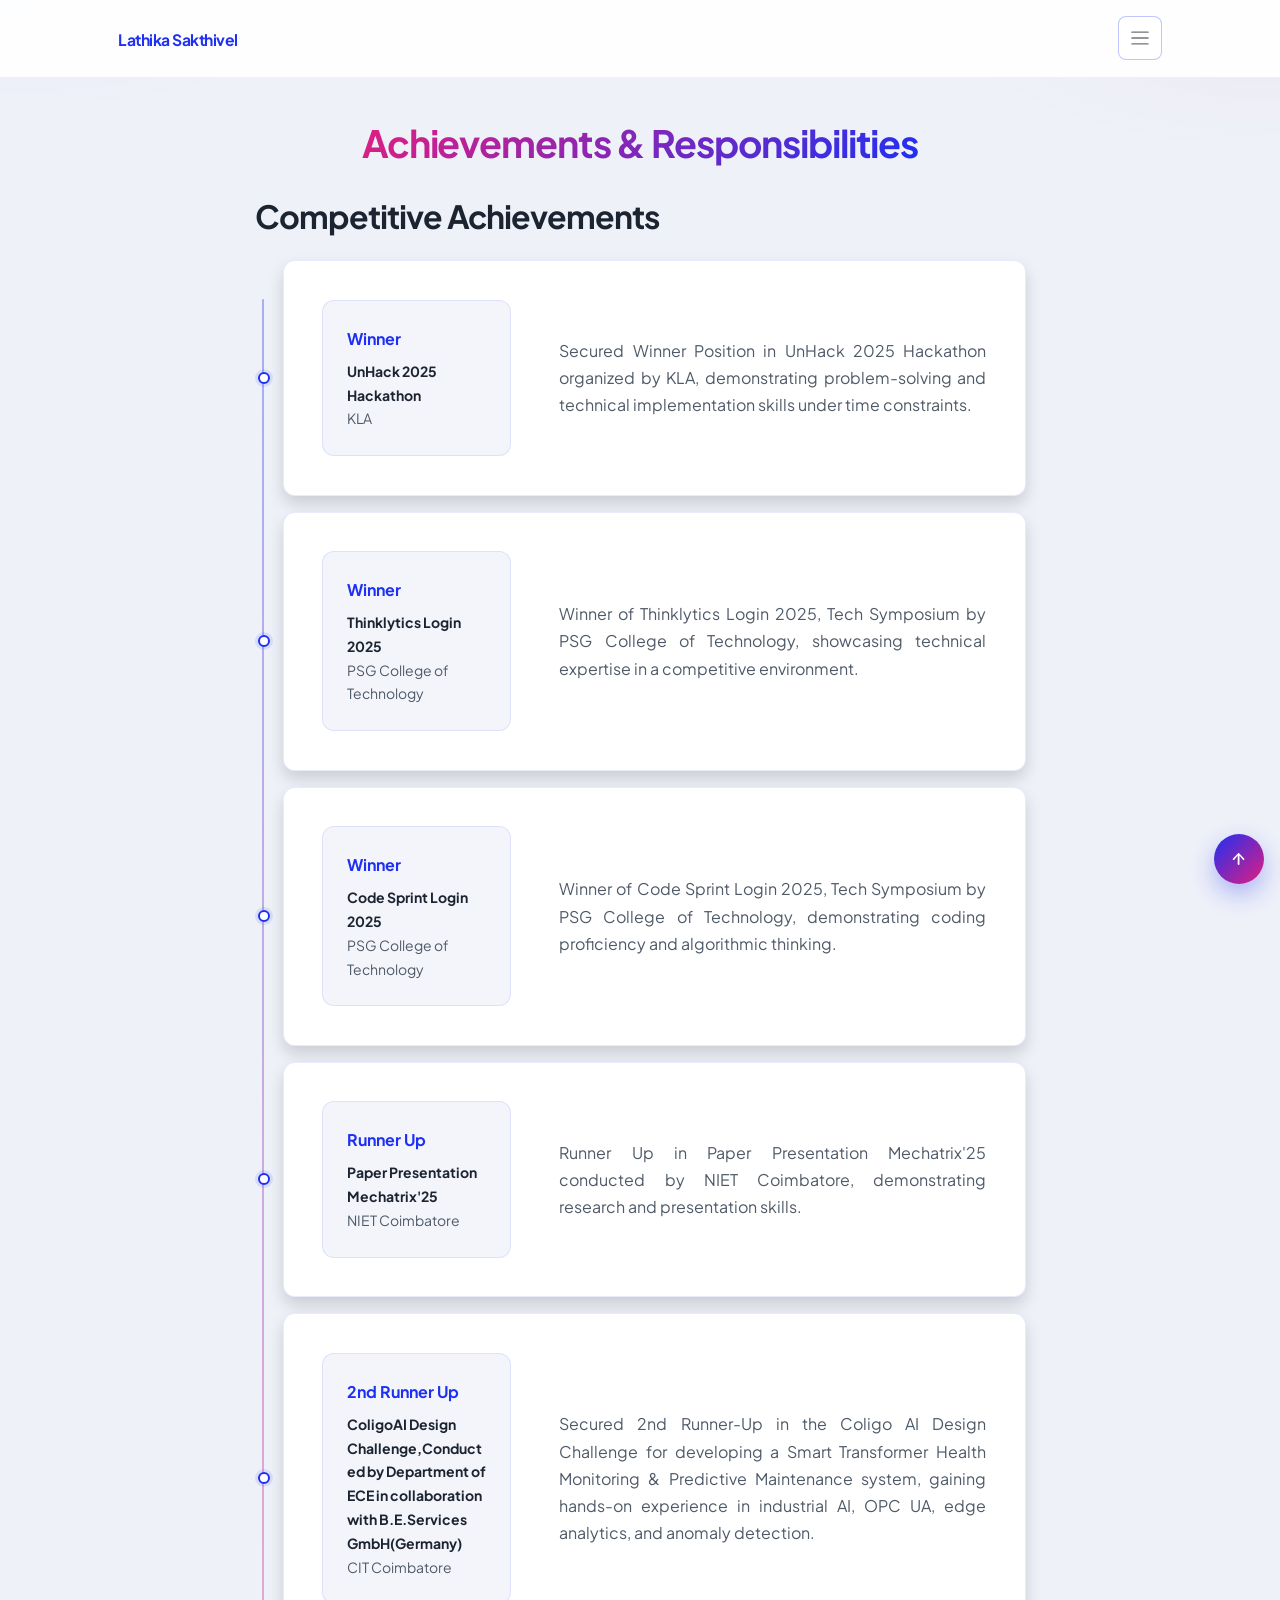
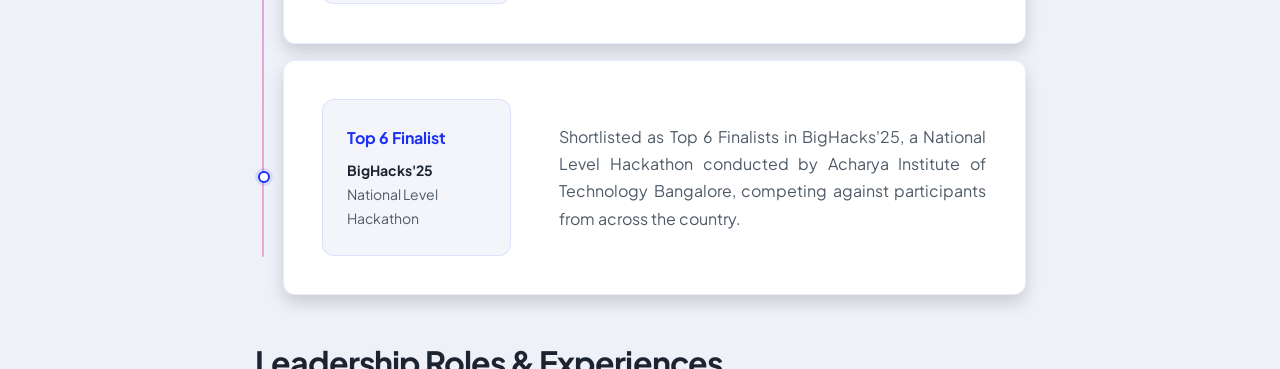
<file: certificates.html>
<!DOCTYPE html>
<html lang="en">
    <head>
        <meta charset="utf-8" />
        <meta name="viewport" content="width=device-width, initial-scale=1, shrink-to-fit=no" />
        <meta http-equiv="refresh" content="0; url=achievements.html" />
        <meta name="description" content="Certificates and Achievements of Lathika Sakthivel - Data Scientist, ML Engineer, AI Developer" />
        <meta name="author" content="Lathika Sakthivel" />
        <title>Certificates & Achievements - Lathika Sakthivel</title>
        <!-- Favicon-->
        <link rel="icon" type="image/x-icon" href="assets/favicon.ico" />
        <!-- Custom Google font-->
        <link rel="preconnect" href="https://fonts.googleapis.com" />
        <link rel="preconnect" href="https://fonts.gstatic.com" crossorigin />
        <link href="https://fonts.googleapis.com/css2?family=Plus+Jakarta+Sans:wght@100;200;300;400;500;600;700;800;900&amp;display=swap" rel="stylesheet" />
        <!-- Bootstrap icons-->
        <link href="https://cdn.jsdelivr.net/npm/bootstrap-icons@1.8.1/font/bootstrap-icons.css" rel="stylesheet" />
        <!-- Core theme CSS (includes Bootstrap)-->
        <link href="css/styles.css" rel="stylesheet" />
        <link href="css/enhance.css?v=13" rel="stylesheet" />
    </head>
    <body class="d-flex flex-column h-100 bg-light">
        <div class="container px-5 my-5">
            <div class="text-center">
                <h1 class="display-5 fw-bolder mb-4">Redirecting...</h1>
                <p class="lead mb-4">This page has been moved to the Achievements section.</p>
                <a class="btn btn-primary btn-lg px-5 py-3" href="achievements.html">Go to Achievements</a>
            </div>
        </div>
        <!-- Footer-->
        <footer class="bg-white py-4 mt-auto">
            <div class="container px-5">
            </div>
        </footer>
        <!-- Bootstrap core JS-->
        <script src="https://cdn.jsdelivr.net/npm/bootstrap@5.2.3/dist/js/bootstrap.bundle.min.js"></script>
        <!-- Core theme JS-->
        <script src="js/scripts.js"></script>
                <button type="button" class="back-to-top" aria-label="Back to top" title="Back to top"><svg viewBox="0 0 16 16" aria-hidden="true" focusable="false"><path d="M8 3.21l4.65 4.65a.75.75 0 0 1-1.06 1.06L8.75 5.44V12.5a.75.75 0 0 1-1.5 0V5.44L4.41 8.92a.75.75 0 1 1-1.06-1.06L8 3.21z"/></svg></button>
        <script src="js/enhance.js?v=5"></script>
    </body>
</html>
</file>
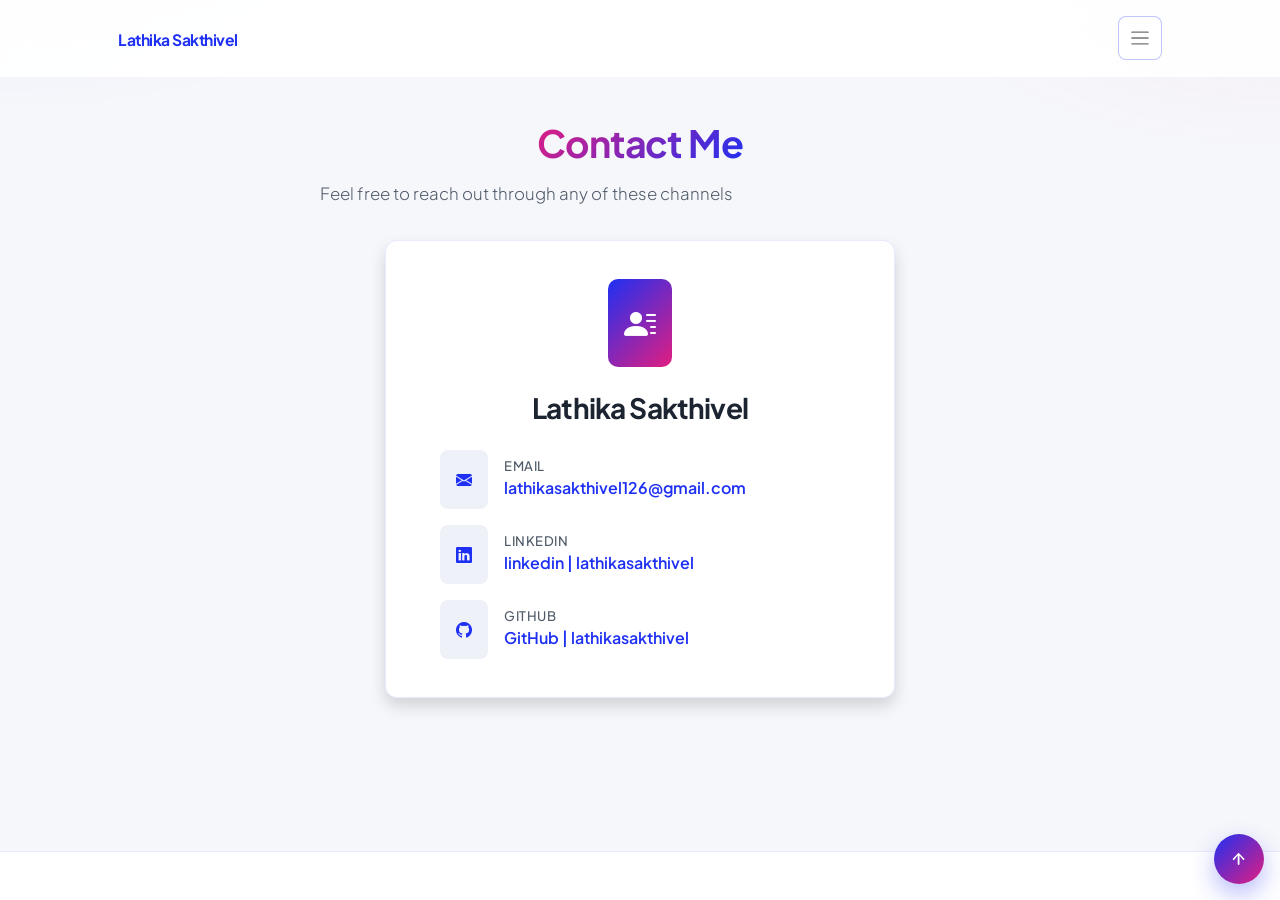
<file: contact.html>
<!DOCTYPE html>
<html lang="en">
    <head>
        <meta charset="utf-8" />
        <meta name="viewport" content="width=device-width, initial-scale=1, shrink-to-fit=no" />
        <meta name="description" content="Contact Lathika Sakthivel - Data Scientist, ML Engineer, AI Developer" />
        <meta name="author" content="Lathika Sakthivel" />
        <title>Contact - Lathika Sakthivel</title>

        <link rel="icon" type="image/x-icon" href="assets/favicon.ico" />
        <link rel="preconnect" href="https://fonts.googleapis.com" />
        <link rel="preconnect" href="https://fonts.gstatic.com" crossorigin />
        <link href="https://fonts.googleapis.com/css2?family=Plus+Jakarta+Sans:wght@100;200;300;400;500;600;700;800;900&amp;display=swap" rel="stylesheet" />
        <link href="https://cdn.jsdelivr.net/npm/bootstrap-icons@1.8.1/font/bootstrap-icons.css" rel="stylesheet" />
        <link href="css/styles.css" rel="stylesheet" />
        <link href="css/enhance.css?v=13" rel="stylesheet" />
    </head>

    <body class="d-flex flex-column">
        <main class="flex-shrink-0">
            <nav class="navbar navbar-expand-lg navbar-light bg-white py-3 site-nav sticky-top">
                <div class="container px-5">
                    <a class="navbar-brand" href="/"><span class="fw-bolder text-primary">Lathika Sakthivel</span></a>
                    <button class="navbar-toggler" type="button" data-bs-toggle="collapse" data-bs-target="#navbarSupportedContent" aria-controls="navbarSupportedContent" aria-expanded="false" aria-label="Toggle navigation">
                        <span class="navbar-toggler-icon"></span>
                    </button>

                    <div class="collapse navbar-collapse" id="navbarSupportedContent">
                        <ul class="navbar-nav ms-auto mb-2 mb-lg-0 small fw-bolder">
                            <li class="nav-item"><a class="nav-link" href="/">Home</a></li>
                            <li class="nav-item"><a class="nav-link" href="about.html">About</a></li>
                            <li class="nav-item"><a class="nav-link" href="resume.html">Resume</a></li>
                            <li class="nav-item"><a class="nav-link" href="projects.html">Projects</a></li>
                            <li class="nav-item"><a class="nav-link" href="skills.html">Skills</a></li>
                            <li class="nav-item"><a class="nav-link" href="achievements.html">Achievements</a></li>
                            <li class="nav-item"><a class="nav-link" href="gallery.html">Gallery</a></li>
                            <li class="nav-item"><a class="nav-link" href="contact.html">Contact</a></li>
                        </ul>
                    </div>
                </div>
            </nav>

            <!-- Contact Section -->
            <section class="py-5">
                <div class="container px-5 mb-5">
                    <div class="text-center mb-5">
                        <h1 class="display-5 fw-bolder mb-0"><span class="text-gradient d-inline">Contact Me</span></h1>
                        <p class="lead mt-3">Feel free to reach out through any of these channels</p>
                    </div>
                    <div class="row justify-content-center">
                        <div class="col-lg-6">
                            <div class="card shadow border-0 rounded-4 p-5 contact-panel">
                                <div class="text-center">
                                    <div class="feature bg-primary bg-gradient-primary-to-secondary text-white rounded-3 mb-4 d-inline-flex align-items-center justify-content-center" style="width: 4rem; height: 4rem;">
                                        <i class="bi bi-person-lines-fill fs-2"></i>
                                    </div>
                                    <h3 class="fw-bolder mb-4">Lathika Sakthivel</h3>
                                    
                                    <div class="d-flex flex-column gap-3 text-start ms-auto me-auto" style="max-width: 400px;">
                                        <div class="d-flex align-items-center">
                                            <div class="bg-light rounded-3 p-3 me-3">
                                                <i class="bi bi-envelope-fill text-primary"></i>
                                            </div>
                                            <div>
                                                <h5 class="mb-0">Email</h5>
                                                <a href="mailto:lathikasakthivel126@gmail.com" class="text-decoration-none">lathikasakthivel126@gmail.com</a>
                                            </div>
                                        </div>
                                        
                                        <div class="d-flex align-items-center">
                                            <div class="bg-light rounded-3 p-3 me-3">
                                                <i class="bi bi-linkedin text-primary"></i>
                                            </div>
                                            <div>
                                                <h5 class="mb-0">LinkedIn</h5>
                                                <a href="https://www.linkedin.com/in/lathika-sakthivel-data/" target="_blank" class="text-decoration-none">linkedin | lathikasakthivel</a>
                                            </div>
                                        </div>
                                        
                                        <div class="d-flex align-items-center">
                                            <div class="bg-light rounded-3 p-3 me-3">
                                                <i class="bi bi-github text-primary"></i>
                                            </div>
                                            <div>
                                                <h5 class="mb-0">GitHub</h5>
                                                <a href="https://github.com/lathikasakthivel" target="_blank" class="text-decoration-none">GitHub | lathikasakthivel</a>
                                            </div>
                                        </div>
                                    </div>
                                </div>
                            </div>
                        </div>
                    </div>
                </div>
            </section>

        </main>

        <footer class="bg-white py-4 mt-auto">
            <div class="container px-5">
            </div>
        </footer>

        <script src="https://cdn.jsdelivr.net/npm/bootstrap@5.2.3/dist/js/bootstrap.bundle.min.js"></script>
        <script src="js/scripts.js"></script>
                <button type="button" class="back-to-top" aria-label="Back to top" title="Back to top"><svg viewBox="0 0 16 16" aria-hidden="true" focusable="false"><path d="M8 3.21l4.65 4.65a.75.75 0 0 1-1.06 1.06L8.75 5.44V12.5a.75.75 0 0 1-1.5 0V5.44L4.41 8.92a.75.75 0 1 1-1.06-1.06L8 3.21z"/></svg></button>
        <script src="js/enhance.js?v=5"></script>
    </body>
</html>
</file>
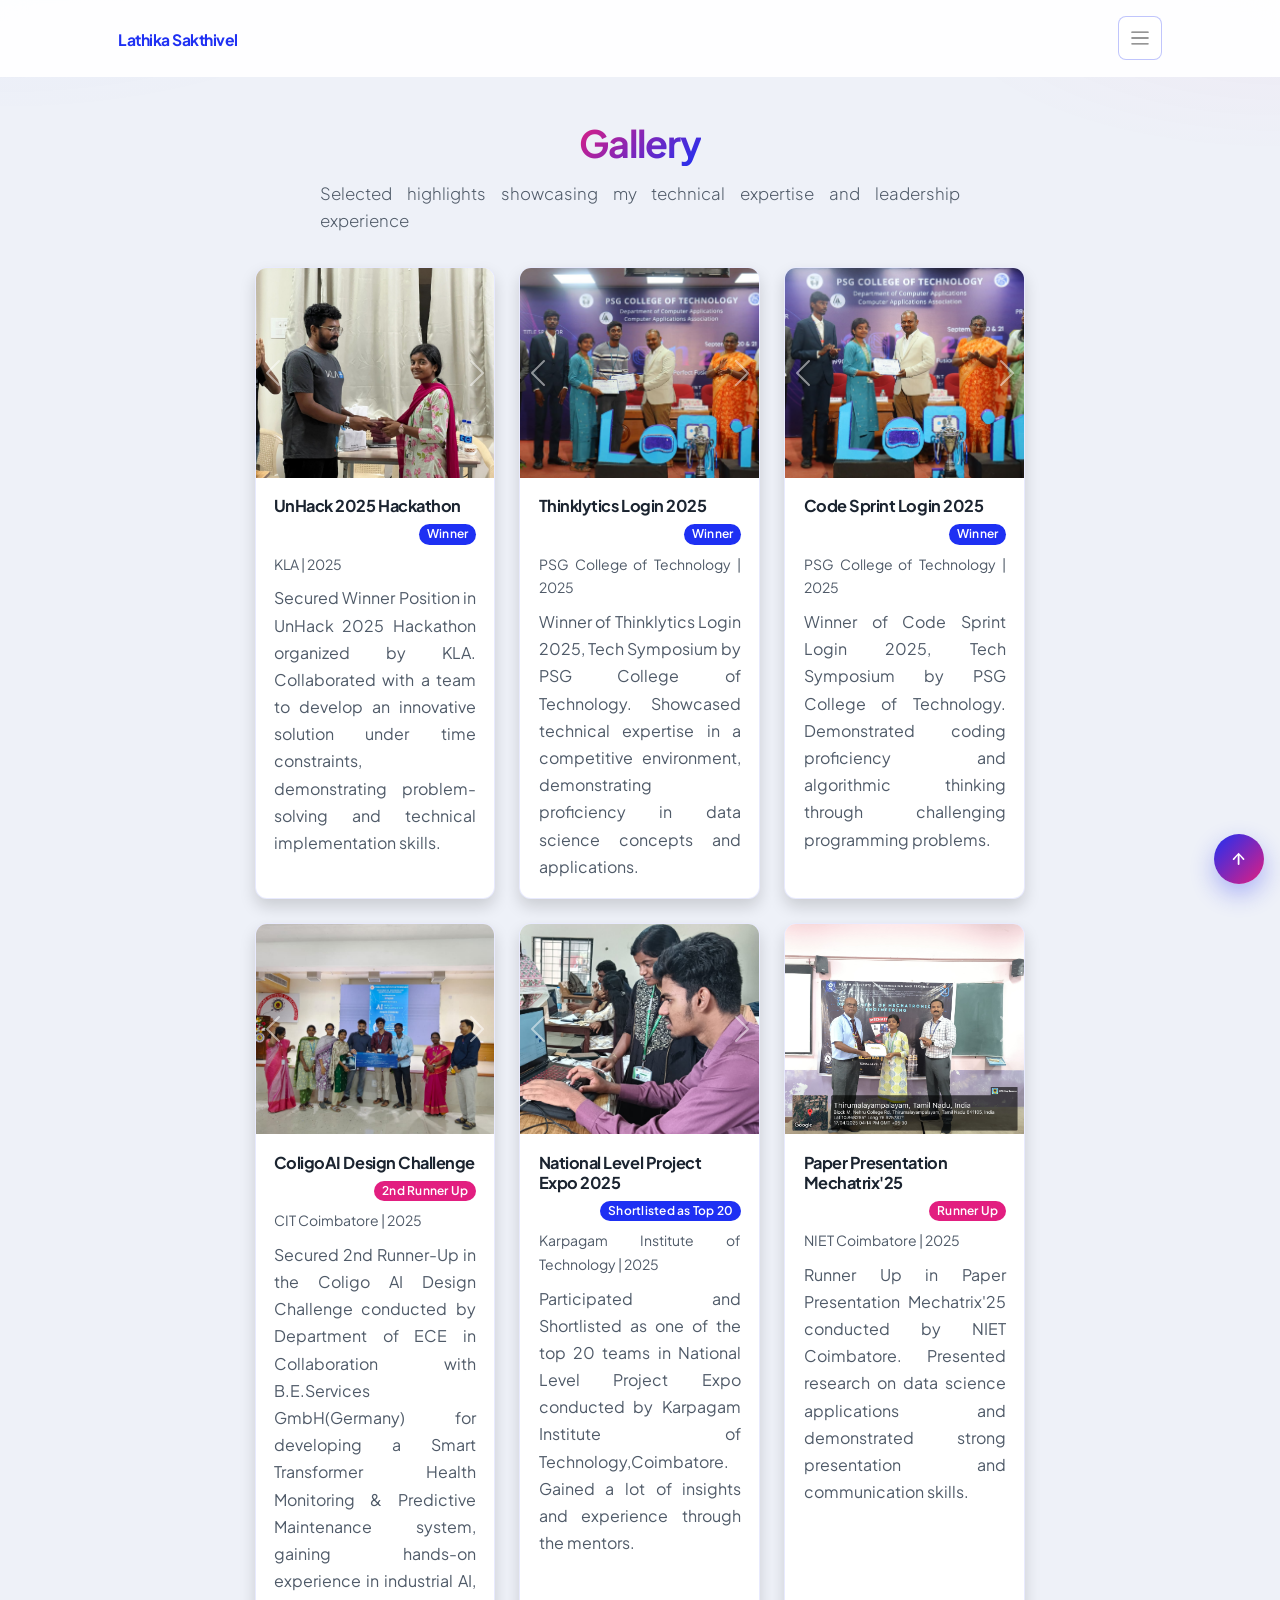
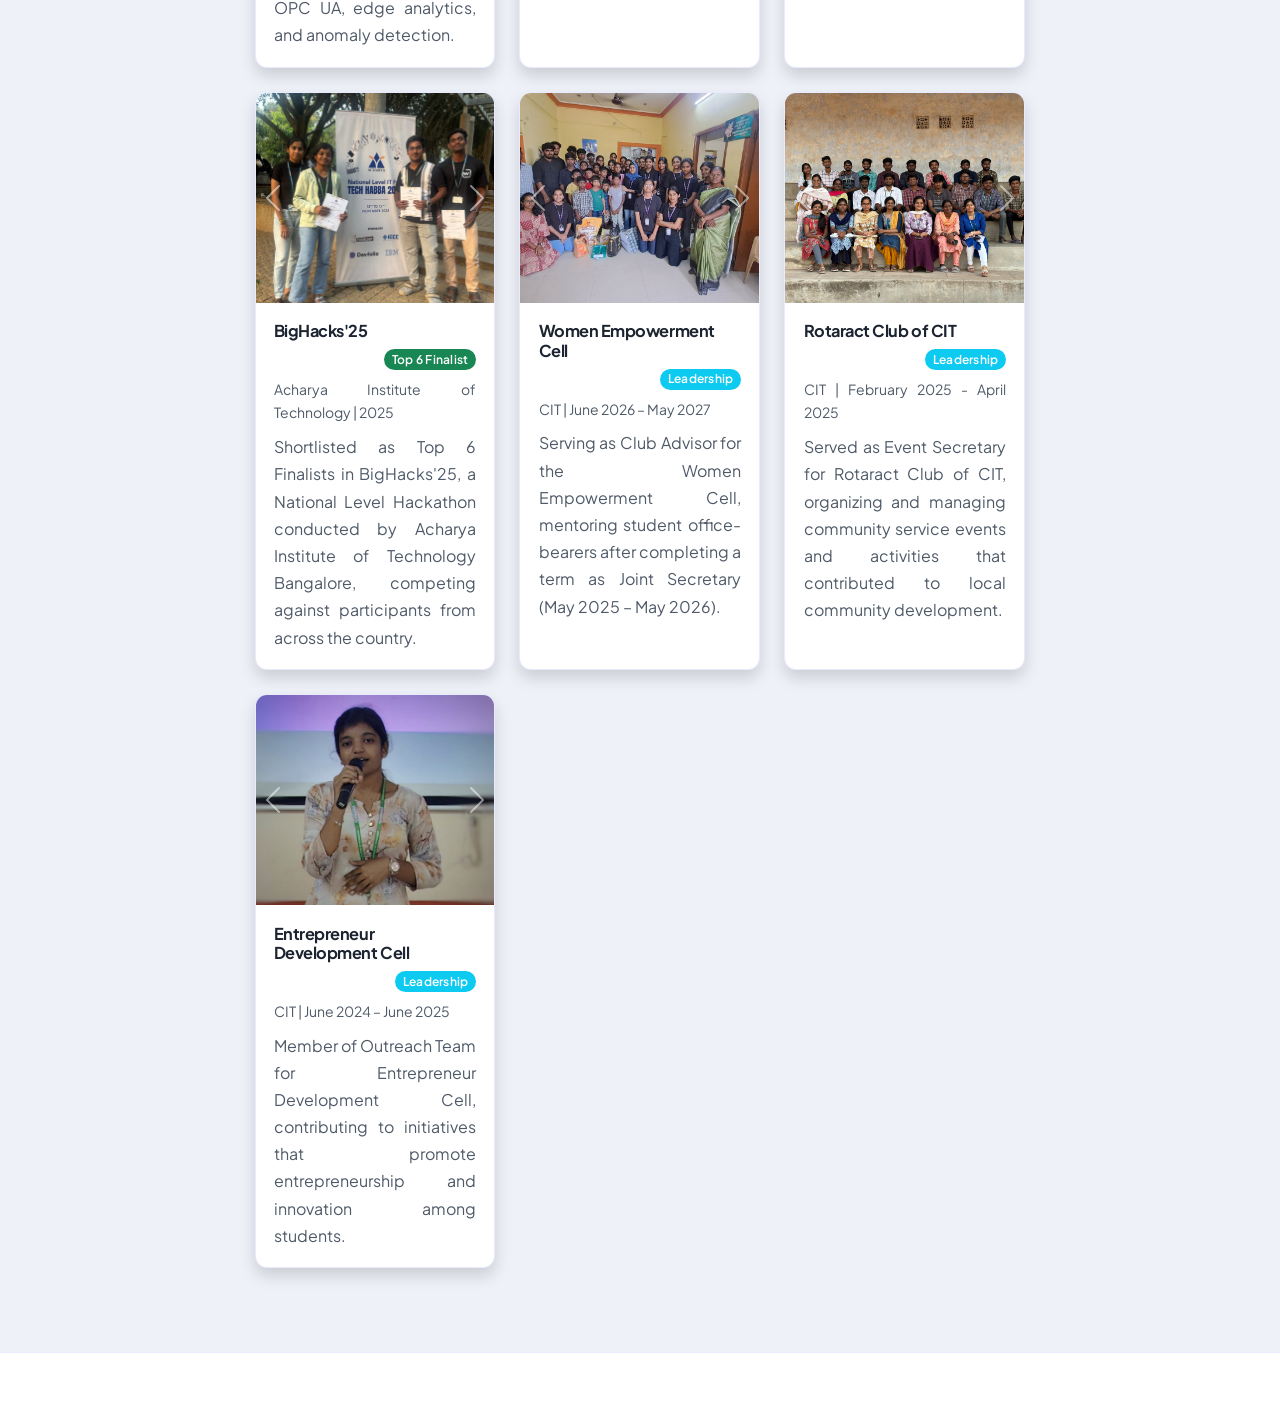
<file: gallery.html>
<!DOCTYPE html>
<html lang="en">
    <head>
        <meta charset="utf-8" />
        <meta name="viewport" content="width=device-width, initial-scale=1, shrink-to-fit=no" />
        <meta name="description" content="Gallery of Lathika Sakthivel's Events and Experiences - Data Scientist, ML Engineer, AI Developer" />
        <meta name="author" content="Lathika Sakthivel" />
        <title>Gallery - Lathika Sakthivel</title>
        <!-- Favicon-->
        <link rel="icon" type="image/x-icon" href="assets/favicon.ico" />
        <!-- Custom Google font-->
        <link rel="preconnect" href="https://fonts.googleapis.com" />
        <link rel="preconnect" href="https://fonts.gstatic.com" crossorigin />
        <link href="https://fonts.googleapis.com/css2?family=Plus+Jakarta+Sans:wght@100;200;300;400;500;600;700;800;900&amp;display=swap" rel="stylesheet" />
        <!-- Bootstrap icons-->
        <link href="https://cdn.jsdelivr.net/npm/bootstrap-icons@1.8.1/font/bootstrap-icons.css" rel="stylesheet" />
        <!-- Core theme CSS (includes Bootstrap)-->
        <link href="css/styles.css" rel="stylesheet" />
        <link href="css/enhance.css?v=13" rel="stylesheet" />
    </head>
    <body class="d-flex flex-column h-100 bg-light">
        <main class="flex-shrink-0">
            <!-- Navigation-->
            <nav class="navbar navbar-expand-lg navbar-light bg-white py-3 site-nav sticky-top">
                <div class="container px-5">
                    <a class="navbar-brand" href="/"><span class="fw-bolder text-primary">Lathika Sakthivel</span></a>
                    <button class="navbar-toggler" type="button" data-bs-toggle="collapse" data-bs-target="#navbarSupportedContent" aria-controls="navbarSupportedContent" aria-expanded="false" aria-label="Toggle navigation"><span class="navbar-toggler-icon"></span></button>
                    <div class="collapse navbar-collapse" id="navbarSupportedContent">
                        <ul class="navbar-nav ms-auto mb-2 mb-lg-0 small fw-bolder">
                            <li class="nav-item"><a class="nav-link" href="/">Home</a></li>
                            <li class="nav-item"><a class="nav-link" href="about.html">About</a></li>
                            <li class="nav-item"><a class="nav-link" href="resume.html">Resume</a></li>
                            <li class="nav-item"><a class="nav-link" href="projects.html">Projects</a></li>
                            <li class="nav-item"><a class="nav-link" href="skills.html">Skills</a></li>
                            <li class="nav-item"><a class="nav-link" href="achievements.html">Achievements</a></li>
                            <li class="nav-item"><a class="nav-link" href="gallery.html">Gallery</a></li>
                            <li class="nav-item"><a class="nav-link" href="contact.html">Contact</a></li>
                        </ul>
                    </div>
                </div>
            </nav>
            <!-- Gallery Section-->
            <section class="py-5">
                <div class="container px-5 mb-5">
                    <div class="text-center mb-5">
                        <h1 class="display-5 fw-bolder mb-0"><span class="text-gradient d-inline">Gallery</span></h1>
                        <p class="lead mt-3">Selected highlights showcasing my technical expertise and leadership experience</p>
                    </div>
                    <div class="row gx-5 justify-content-center">
                        <div class="col-lg-11 col-xl-9 col-xxl-8">
                            <!-- Gallery Grid -->
                            <div class="row row-cols-1 row-cols-md-2 row-cols-lg-3 g-4">
                                <!-- Event 1 -->
                                <div class="col">
                                    <div class="card shadow border-0 rounded-4 h-100">
                                        <div id="carouselEvent1" class="carousel slide" data-bs-ride="carousel">
                                            <div class="carousel-inner">
                                                <div class="carousel-item active">
                                                    <img src="assets/UnHack'25.jpeg" class="card-img-top" alt="UnHack 2025 Hackathon 1">
                                                </div>
                                                <div class="carousel-item">
                                                    <img src="assets/UNHACK2.jpeg" class="card-img-top" alt="UnHack 2025 Hackathon 2">
                                                </div>
                                            </div>
                                            <button class="carousel-control-prev" type="button" data-bs-target="#carouselEvent1" data-bs-slide="prev">
                                                <span class="carousel-control-prev-icon" aria-hidden="true"></span>
                                                <span class="visually-hidden">Previous</span>
                                            </button>
                                            <button class="carousel-control-next" type="button" data-bs-target="#carouselEvent1" data-bs-slide="next">
                                                <span class="carousel-control-next-icon" aria-hidden="true"></span>
                                                <span class="visually-hidden">Next</span>
                                            </button>
                                        </div>
                                        <div class="card-body p-4">
                                            <div class="d-flex justify-content-between align-items-center mb-2">
                                                <h5 class="card-title mb-0">UnHack 2025 Hackathon</h5>
                                                <span class="badge bg-primary">Winner</span>
                                            </div>
                                            <p class="text-muted small mb-2">KLA | 2025</p>
                                            <p class="card-text">Secured Winner Position in UnHack 2025 Hackathon organized by KLA. Collaborated with a team to develop an innovative solution under time constraints, demonstrating problem-solving and technical implementation skills.</p>
                                        </div>
                                    </div>
                                </div>
                                
                                <!-- Event 2 -->
                                <div class="col">
                                    <div class="card shadow border-0 rounded-4 h-100">
                                        <div id="carouselEvent2" class="carousel slide" data-bs-ride="carousel">
                                            <div class="carousel-inner">
                                                <div class="carousel-item active">
                                                    <img src="assets/Thinnklytics'25.jpeg" class="card-img-top" alt="Thinklytics Login 2025 1">
                                                </div>
                                                <div class="carousel-item">
                                                    <img src="assets/Thinnklytics'25.jpeg" class="card-img-top" alt="Thinklytics Login 2025 2">
                                                </div>
                                            </div>
                                            <button class="carousel-control-prev" type="button" data-bs-target="#carouselEvent2" data-bs-slide="prev">
                                                <span class="carousel-control-prev-icon" aria-hidden="true"></span>
                                                <span class="visually-hidden">Previous</span>
                                            </button>
                                            <button class="carousel-control-next" type="button" data-bs-target="#carouselEvent2" data-bs-slide="next">
                                                <span class="carousel-control-next-icon" aria-hidden="true"></span>
                                                <span class="visually-hidden">Next</span>
                                            </button>
                                        </div>
                                        <div class="card-body p-4">
                                            <div class="d-flex justify-content-between align-items-center mb-2">
                                                <h5 class="card-title mb-0">Thinklytics Login 2025</h5>
                                                <span class="badge bg-primary">Winner</span>
                                            </div>
                                            <p class="text-muted small mb-2">PSG College of Technology | 2025</p>
                                            <p class="card-text">Winner of Thinklytics Login 2025, Tech Symposium by PSG College of Technology. Showcased technical expertise in a competitive environment, demonstrating proficiency in data science concepts and applications.</p>
                                        </div>
                                    </div>
                                </div>
                                
                                <!-- Event 3 -->
                                <div class="col">
                                    <div class="card shadow border-0 rounded-4 h-100">
                                        <div id="carouselEvent3" class="carousel slide" data-bs-ride="carousel">
                                            <div class="carousel-inner">
                                                <div class="carousel-item active">
                                                    <img src="assets/CodeSprint'25.jpeg" class="card-img-top" alt="Code Sprint Login 2025 1">
                                                </div>
                                                <div class="carousel-item">
                                                    <img src="assets/CodeSprint'25.jpeg" class="card-img-top" alt="Code Sprint Login 2025 2">
                                                </div>
                                            </div>
                                            <button class="carousel-control-prev" type="button" data-bs-target="#carouselEvent3" data-bs-slide="prev">
                                                <span class="carousel-control-prev-icon" aria-hidden="true"></span>
                                                <span class="visually-hidden">Previous</span>
                                            </button>
                                            <button class="carousel-control-next" type="button" data-bs-target="#carouselEvent3" data-bs-slide="next">
                                                <span class="carousel-control-next-icon" aria-hidden="true"></span>
                                                <span class="visually-hidden">Next</span>
                                            </button>
                                        </div>
                                        <div class="card-body p-4">
                                            <div class="d-flex justify-content-between align-items-center mb-2">
                                                <h5 class="card-title mb-0">Code Sprint Login 2025</h5>
                                                <span class="badge bg-primary">Winner</span>
                                            </div>
                                            <p class="text-muted small mb-2">PSG College of Technology | 2025</p>
                                            <p class="card-text">Winner of Code Sprint Login 2025, Tech Symposium by PSG College of Technology. Demonstrated coding proficiency and algorithmic thinking through challenging programming problems.</p>
                                        </div>
                                    </div>
                                </div>
                                <div class="col">
                                    <div class="card shadow border-0 rounded-4 h-100">
                                        <div id="carouselEvent4" class="carousel slide" data-bs-ride="carousel">
                                            <div class="carousel-inner">
                                                <div class="carousel-item active">
                                                    <img src="assets/COLIGO1.jpeg" class="card-img-top" alt="Paper Presentation Mechatrix'25 1">
                                                </div>
                                                <div class="carousel-item">
                                                    <img src="assets/COLIGO2.jpeg" class="card-img-top" alt="Paper Presentation Mechatrix'25 2">
                                                </div>
                                            </div>
                                            <button class="carousel-control-prev" type="button" data-bs-target="#carouselEvent4" data-bs-slide="prev">
                                                <span class="carousel-control-prev-icon" aria-hidden="true"></span>
                                                <span class="visually-hidden">Previous</span>
                                            </button>
                                            <button class="carousel-control-next" type="button" data-bs-target="#carouselEvent4" data-bs-slide="next">
                                                <span class="carousel-control-next-icon" aria-hidden="true"></span>
                                                <span class="visually-hidden">Next</span>
                                            </button>
                                        </div>
                                        <div class="card-body p-4">
                                            <div class="d-flex justify-content-between align-items-center mb-2">
                                                <h5 class="card-title mb-0">ColigoAI Design Challenge</h5>
                                                <span class="badge bg-secondary">2nd Runner Up</span>
                                            </div>
                                            <p class="text-muted small mb-2">CIT Coimbatore | 2025</p>
                                            <p class="card-text">
                                                Secured 2nd Runner-Up in the Coligo AI Design Challenge conducted by Department of ECE in Collaboration with B.E.Services GmbH(Germany) for developing a 
                                                Smart Transformer Health Monitoring & Predictive Maintenance system,
                                                gaining hands-on experience in industrial AI, OPC UA, edge analytics, and anomaly detection.
                                            </p>
                                        </div>
                                    </div>
                                </div>
                                
                                <div class="col">
                                    <div class="card shadow border-0 rounded-4 h-100">
                                        <div id="carouselEvent9" class="carousel slide" data-bs-ride="carousel">
                                            <div class="carousel-inner">
                                                <div class="carousel-item active">
                                                    <img src="assets/KARPAGAM.jpeg" class="card-img-top" alt="Thinklytics Login 2025 1">
                                                </div>
                                                <div class="carousel-item">
                                                    <img src="assets/KARPAGAM2.jpeg" class="card-img-top" alt="Thinklytics Login 2025 2">
                                                </div>
                                            </div>
                                            <button class="carousel-control-prev" type="button" data-bs-target="#carouselEvent9" data-bs-slide="prev">
                                                <span class="carousel-control-prev-icon" aria-hidden="true"></span>
                                                <span class="visually-hidden">Previous</span>
                                            </button>
                                            <button class="carousel-control-next" type="button" data-bs-target="#carouselEvent9" data-bs-slide="next">
                                                <span class="carousel-control-next-icon" aria-hidden="true"></span>
                                                <span class="visually-hidden">Next</span>
                                            </button>
                                        </div>
                                        <div class="card-body p-4">
                                            <div class="d-flex justify-content-between align-items-center mb-2">
                                                <h5 class="card-title mb-0">National Level Project Expo 2025</h5>
                                                <span class="badge bg-primary">Shortlisted as Top 20</span>
                                            </div>
                                            <p class="text-muted small mb-2">Karpagam Institute of Technology | 2025</p>
                                            <p class="card-text">Participated and Shortlisted as one of the top 20 teams in National Level Project Expo conducted by Karpagam Institute of Technology,Coimbatore. Gained a lot of insights and experience through the mentors.</p>
                                        </div>
                                    </div>
                                </div>

                                <!-- Event 4 -->
                                <div class="col">
                                    <div class="card shadow border-0 rounded-4 h-100">
                                        <div id="carouselEvent10" class="carousel slide" data-bs-ride="carousel">
                                            <div class="carousel-inner">
                                                <div class="carousel-item active">
                                                    <img src="assets/PaperPresentation'25.jpeg" class="card-img-top" alt="Paper Presentation Mechatrix'25 1">
                                                </div>
                                                <div class="carousel-item">
                                                    <img src="assets/paperpresentation2.png" class="card-img-top" alt="Paper Presentation Mechatrix'25 2">
                                                </div>
                                            </div>
                                            <button class="carousel-control-prev" type="button" data-bs-target="#carouselEvent10" data-bs-slide="prev">
                                                <span class="carousel-control-prev-icon" aria-hidden="true"></span>
                                                <span class="visually-hidden">Previous</span>
                                            </button>
                                            <button class="carousel-control-next" type="button" data-bs-target="#carouselEvent10" data-bs-slide="next">
                                                <span class="carousel-control-next-icon" aria-hidden="true"></span>
                                                <span class="visually-hidden">Next</span>
                                            </button>
                                        </div>
                                        <div class="card-body p-4">
                                            <div class="d-flex justify-content-between align-items-center mb-2">
                                                <h5 class="card-title mb-0">Paper Presentation Mechatrix'25</h5>
                                                <span class="badge bg-secondary">Runner Up</span>
                                            </div>
                                            <p class="text-muted small mb-2">NIET Coimbatore | 2025</p>
                                            <p class="card-text">Runner Up in Paper Presentation Mechatrix'25 conducted by NIET Coimbatore. Presented research on data science applications and demonstrated strong presentation and communication skills.</p>
                                        </div>
                                    </div>
                                </div>
                                
                                <!-- Event 5 -->
                                <div class="col">
                                    <div class="card shadow border-0 rounded-4 h-100">
                                        <div id="carouselEvent5" class="carousel slide" data-bs-ride="carousel">
                                            <div class="carousel-inner">
                                                <div class="carousel-item active">
                                                    <img src="assets/BigHacks'25.jpeg" class="card-img-top" alt="BigHacks'25 1">
                                                </div>
                                                <div class="carousel-item">
                                                    <img src="assets/BIGHACKS2.jpeg" class="card-img-top" alt="BigHacks'25 2">
                                                </div>
                                            </div>
                                            <button class="carousel-control-prev" type="button" data-bs-target="#carouselEvent5" data-bs-slide="prev">
                                                <span class="carousel-control-prev-icon" aria-hidden="true"></span>
                                                <span class="visually-hidden">Previous</span>
                                            </button>
                                            <button class="carousel-control-next" type="button" data-bs-target="#carouselEvent5" data-bs-slide="next">
                                                <span class="carousel-control-next-icon" aria-hidden="true"></span>
                                                <span class="visually-hidden">Next</span>
                                            </button>
                                        </div>
                                        <div class="card-body p-4">
                                            <div class="d-flex justify-content-between align-items-center mb-2">
                                                <h5 class="card-title mb-0">BigHacks'25</h5>
                                                <span class="badge bg-success">Top 6 Finalist</span>
                                            </div>
                                            <p class="text-muted small mb-2">Acharya Institute of Technology | 2025</p>
                                            <p class="card-text">Shortlisted as Top 6 Finalists in BigHacks'25, a National Level Hackathon conducted by Acharya Institute of Technology Bangalore, competing against participants from across the country.</p>
                                        </div>
                                    </div>
                                </div>
                                
                                <!-- Event 6 -->
                                <div class="col">
                                    <div class="card shadow border-0 rounded-4 h-100">
                                        <div id="carouselEvent6" class="carousel slide" data-bs-ride="carousel">
                                            <div class="carousel-inner">
                                                <div class="carousel-item active">
                                                    <img src="assets/WEC.jpg" class="card-img-top" alt="Women Empowerment Cell 1">
                                                </div>
                                                <div class="carousel-item">
                                                    <img src="assets/WEC2.jpeg" class="card-img-top" alt="Women Empowerment Cell 2">
                                                </div>
                                            </div>
                                            <button class="carousel-control-prev" type="button" data-bs-target="#carouselEvent6" data-bs-slide="prev">
                                                <span class="carousel-control-prev-icon" aria-hidden="true"></span>
                                                <span class="visually-hidden">Previous</span>
                                            </button>
                                            <button class="carousel-control-next" type="button" data-bs-target="#carouselEvent6" data-bs-slide="next">
                                                <span class="carousel-control-next-icon" aria-hidden="true"></span>
                                                <span class="visually-hidden">Next</span>
                                            </button>
                                        </div>
                                        <div class="card-body p-4">
                                            <div class="d-flex justify-content-between align-items-center mb-2">
                                                <h5 class="card-title mb-0">Women Empowerment Cell</h5>
                                                <span class="badge bg-info">Leadership</span>
                                            </div>
                                            <p class="text-muted small mb-2">CIT | June 2026 – May 2027</p>
                                            <p class="card-text">Serving as Club Advisor for the Women Empowerment Cell, mentoring student office-bearers after completing a term as Joint Secretary (May 2025 – May 2026).</p>
                                        </div>
                                    </div>
                                </div>
                                
                                <!-- Event 7 -->
                                <div class="col">
                                    <div class="card shadow border-0 rounded-4 h-100">
                                        <div id="carouselEvent7" class="carousel slide" data-bs-ride="carousel">
                                            <div class="carousel-inner">
                                                <div class="carousel-item active">
                                                    <img src="assets/Rotaract.jpeg" class="card-img-top" alt="Rotaract Club of CIT 1">
                                                </div>
                                                <div class="carousel-item">
                                                    <img src="assets/ROTARACT2.jpeg" class="card-img-top" alt="Rotaract Club of CIT 2">
                                                </div>
                                            </div>
                                            <button class="carousel-control-prev" type="button" data-bs-target="#carouselEvent7" data-bs-slide="prev">
                                                <span class="carousel-control-prev-icon" aria-hidden="true"></span>
                                                <span class="visually-hidden">Previous</span>
                                            </button>
                                            <button class="carousel-control-next" type="button" data-bs-target="#carouselEvent7" data-bs-slide="next">
                                                <span class="carousel-control-next-icon" aria-hidden="true"></span>
                                                <span class="visually-hidden">Next</span>
                                            </button>
                                        </div>
                                        <div class="card-body p-4">
                                            <div class="d-flex justify-content-between align-items-center mb-2">
                                                <h5 class="card-title mb-0">Rotaract Club of CIT</h5>
                                                <span class="badge bg-info">Leadership</span>
                                            </div>
                                            <p class="text-muted small mb-2">CIT | February 2025 - April 2025</p>
                                            <p class="card-text">Served as Event Secretary for Rotaract Club of CIT, organizing and managing community service events and activities that contributed to local community development.</p>
                                        </div>
                                    </div>
                                </div>
                                
                                <!-- Event 8 -->
                                <div class="col">
                                    <div class="card shadow border-0 rounded-4 h-100">
                                        <div id="carouselEvent8" class="carousel slide" data-bs-ride="carousel">
                                            <div class="carousel-inner">
                                                <div class="carousel-item active">
                                                    <img src="assets/EDC.jpeg" class="card-img-top" alt="Entrepreneur Development Cell 1">
                                                </div>
                                                <div class="carousel-item">
                                                    <img src="assets/EDC2.jpeg" class="card-img-top" alt="Entrepreneur Development Cell 2">
                                                </div>
                                            </div>
                                            <button class="carousel-control-prev" type="button" data-bs-target="#carouselEvent8" data-bs-slide="prev">
                                                <span class="carousel-control-prev-icon" aria-hidden="true"></span>
                                                <span class="visually-hidden">Previous</span>
                                            </button>
                                            <button class="carousel-control-next" type="button" data-bs-target="#carouselEvent8" data-bs-slide="next">
                                                <span class="carousel-control-next-icon" aria-hidden="true"></span>
                                                <span class="visually-hidden">Next</span>
                                            </button>
                                        </div>
                                        <div class="card-body p-4">
                                            <div class="d-flex justify-content-between align-items-center mb-2">
                                                <h5 class="card-title mb-0">Entrepreneur Development Cell</h5>
                                                <span class="badge bg-info">Leadership</span>
                                            </div>
                                            <p class="text-muted small mb-2">CIT | June 2024 – June 2025</p>
                                            <p class="card-text">Member of Outreach Team for Entrepreneur Development Cell, contributing to initiatives that promote entrepreneurship and innovation among students.</p>
                                        </div>
                                    </div>
                                </div>
                            </div>
                        </div>
                    </div>
                </div>
            </section>
        </main>
        <!-- Footer-->
        <footer class="bg-white py-4 mt-auto">
            <div class="container px-5">
            </div>
        </footer>
        <!-- Bootstrap core JS-->
        <script src="https://cdn.jsdelivr.net/npm/bootstrap@5.2.3/dist/js/bootstrap.bundle.min.js"></script>
        <!-- Core theme JS-->
        <script src="js/scripts.js"></script>
                <button type="button" class="back-to-top" aria-label="Back to top" title="Back to top"><svg viewBox="0 0 16 16" aria-hidden="true" focusable="false"><path d="M8 3.21l4.65 4.65a.75.75 0 0 1-1.06 1.06L8.75 5.44V12.5a.75.75 0 0 1-1.5 0V5.44L4.41 8.92a.75.75 0 1 1-1.06-1.06L8 3.21z"/></svg></button>
        <script src="js/enhance.js?v=5"></script>
    </body>
</html>
</file>
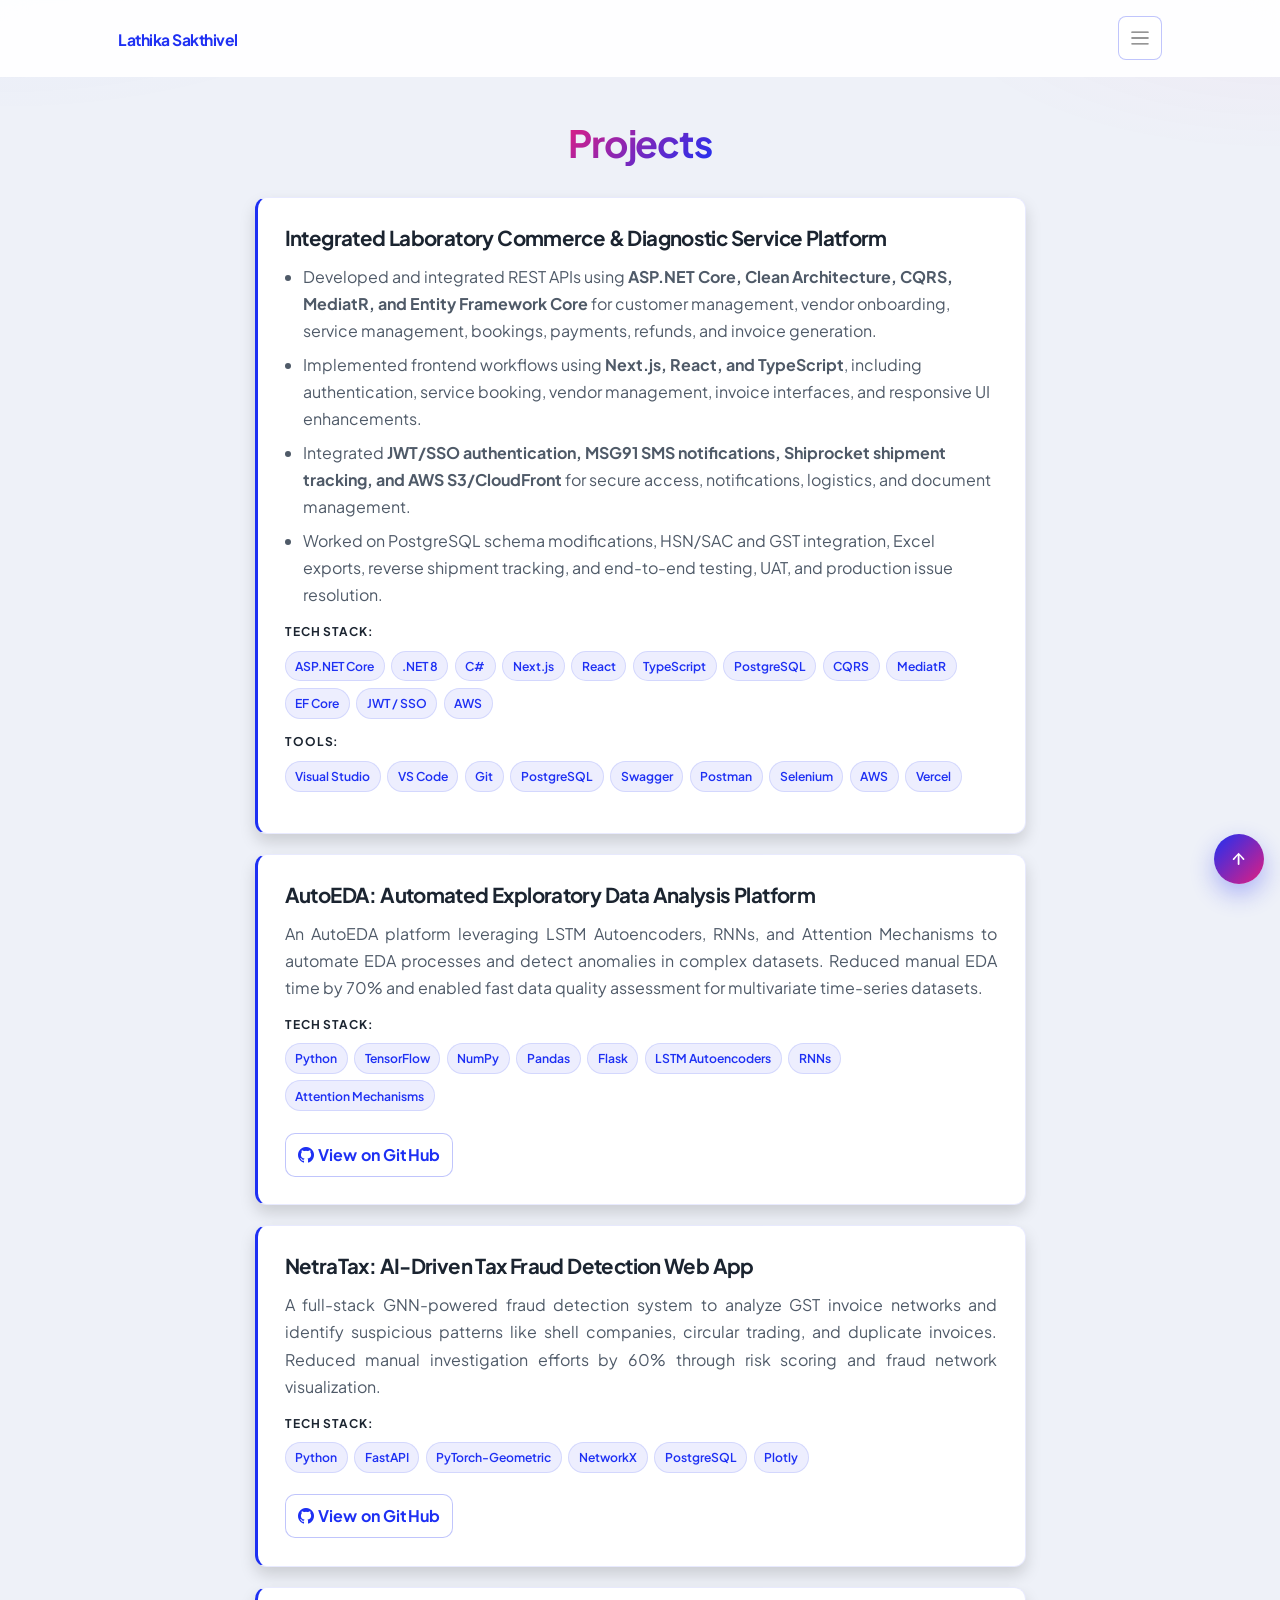
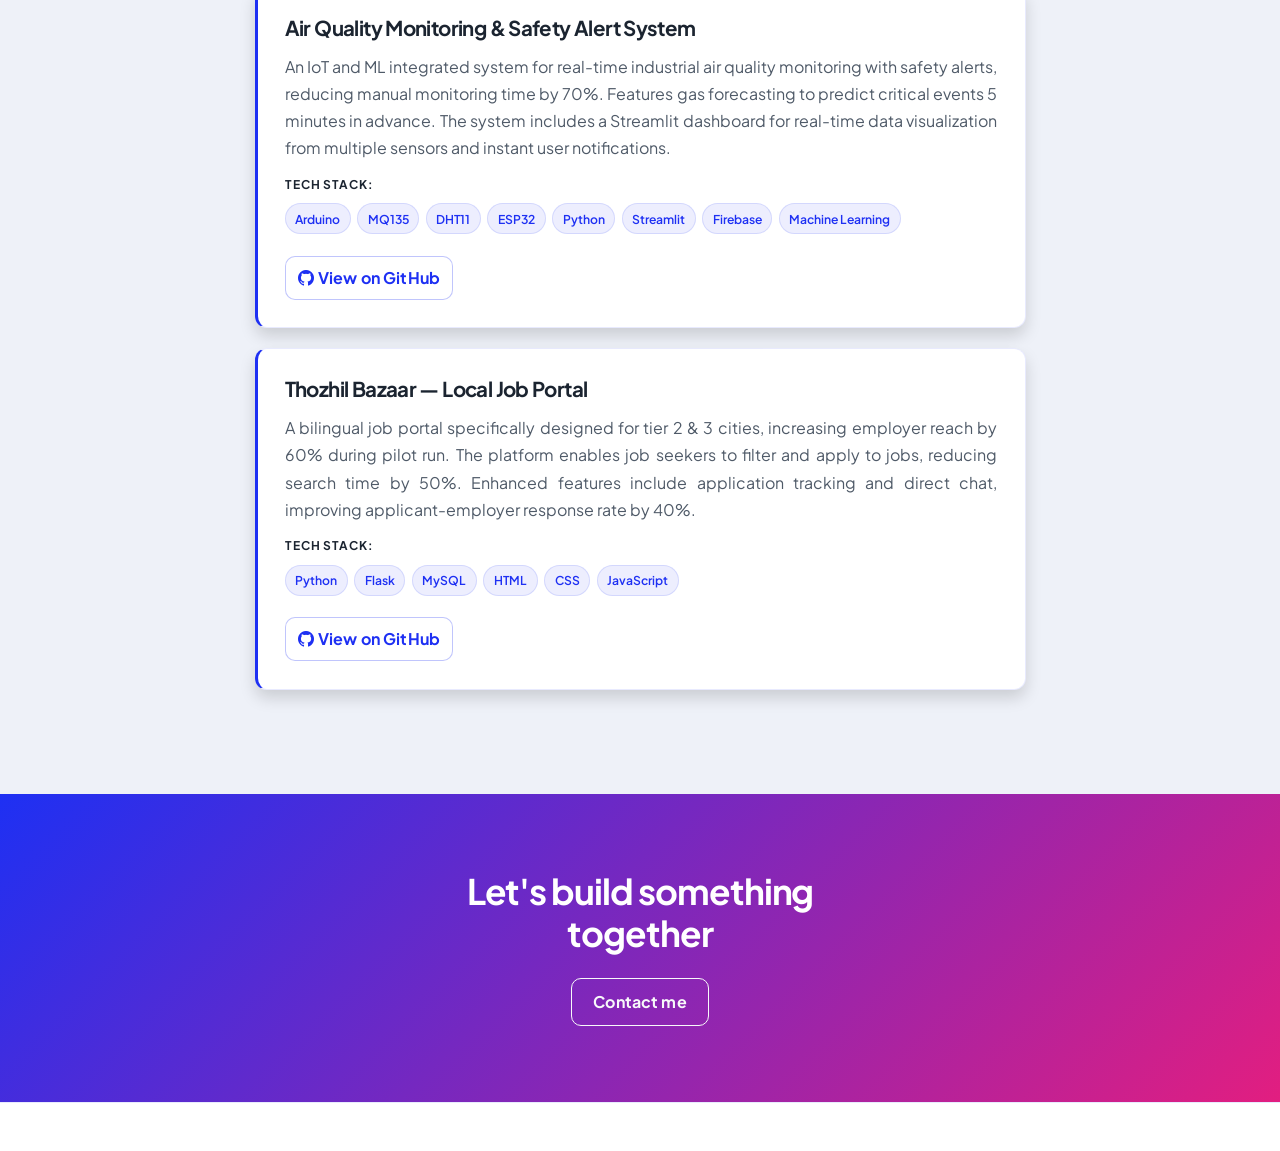
<file: projects.html>
<!DOCTYPE html>
<html lang="en">
    <head>
        <meta charset="utf-8" />
        <meta name="viewport" content="width=device-width, initial-scale=1, shrink-to-fit=no" />
        <meta name="description" content="Data Science Projects by Lathika Sakthivel - Machine Learning, Deep Learning, and AI Solutions" />
        <meta name="author" content="Lathika Sakthivel" />
        <title>Data Science Projects - Lathika Sakthivel</title>
        <!-- Favicon-->
        <link rel="icon" type="image/x-icon" href="assets/favicon.ico" />
        <!-- Custom Google font-->
        <link rel="preconnect" href="https://fonts.googleapis.com" />
        <link rel="preconnect" href="https://fonts.gstatic.com" crossorigin />
        <link href="https://fonts.googleapis.com/css2?family=Plus+Jakarta+Sans:wght@100;200;300;400;500;600;700;800;900&amp;display=swap" rel="stylesheet" />
        <!-- Bootstrap icons-->
        <link href="https://cdn.jsdelivr.net/npm/bootstrap-icons@1.8.1/font/bootstrap-icons.css" rel="stylesheet" />
        <!-- Core theme CSS (includes Bootstrap)-->
        <link href="css/styles.css" rel="stylesheet" />
        <link href="css/enhance.css?v=13" rel="stylesheet" />
    </head>
    <body class="d-flex flex-column h-100 bg-light">
        <main class="flex-shrink-0">
            <!-- Navigation-->
            <nav class="navbar navbar-expand-lg navbar-light bg-white py-3 site-nav sticky-top">
                <div class="container px-5">
                    <a class="navbar-brand" href="/"><span class="fw-bolder text-primary">Lathika Sakthivel</span></a>
                    <button class="navbar-toggler" type="button" data-bs-toggle="collapse" data-bs-target="#navbarSupportedContent" aria-controls="navbarSupportedContent" aria-expanded="false" aria-label="Toggle navigation"><span class="navbar-toggler-icon"></span></button>
                    <div class="collapse navbar-collapse" id="navbarSupportedContent">
                        <ul class="navbar-nav ms-auto mb-2 mb-lg-0 small fw-bolder">
                            <li class="nav-item"><a class="nav-link" href="/">Home</a></li>
                            <li class="nav-item"><a class="nav-link" href="about.html">About</a></li>
                            <li class="nav-item"><a class="nav-link" href="resume.html">Resume</a></li>
                            <li class="nav-item"><a class="nav-link" href="projects.html">Projects</a></li>
                            <li class="nav-item"><a class="nav-link" href="skills.html">Skills</a></li>
                            <li class="nav-item"><a class="nav-link" href="achievements.html">Achievements</a></li>
                            <li class="nav-item"><a class="nav-link" href="gallery.html">Gallery</a></li>
                            <li class="nav-item"><a class="nav-link" href="contact.html">Contact</a></li>
                        </ul>
                    </div>
                </div>
            </nav>
            <!-- Projects Section-->
            <section class="py-5">
                <div class="container px-5 mb-5">
                    <div class="text-center mb-5">
                        <h1 class="display-5 fw-bolder mb-0"><span class="text-gradient d-inline">Projects</span></h1>
                    </div>
                    <div class="row gx-5 justify-content-center">
                        <div class="col-lg-11 col-xl-9 col-xxl-8">
                            <!-- Project Card 1: Laboratory Commerce Platform -->
                            <div class="card overflow-hidden shadow rounded-4 border-0 mb-5 project-card">
                                <div class="card-body p-0">
                                    <div class="d-flex justify-content-center">
                                        <div class="p-5">
                                            <h2 class="fw-bolder">Integrated Laboratory Commerce &amp; Diagnostic Service Platform</h2>
                                            <ul>
                                                <li>Developed and integrated REST APIs using <strong>ASP.NET Core, Clean Architecture, CQRS, MediatR, and Entity Framework Core</strong> for customer management, vendor onboarding, service management, bookings, payments, refunds, and invoice generation.</li>
                                                <li>Implemented frontend workflows using <strong>Next.js, React, and TypeScript</strong>, including authentication, service booking, vendor management, invoice interfaces, and responsive UI enhancements.</li>
                                                <li>Integrated <strong>JWT/SSO authentication, MSG91 SMS notifications, Shiprocket shipment tracking, and AWS S3/CloudFront</strong> for secure access, notifications, logistics, and document management.</li>
                                                <li>Worked on PostgreSQL schema modifications, HSN/SAC and GST integration, Excel exports, reverse shipment tracking, and end-to-end testing, UAT, and production issue resolution.</li>
                                            </ul>
                                            <p class="tech-row"><strong>Tech Stack:</strong> <span class="tech-badge">ASP.NET Core</span><span class="tech-badge">.NET 8</span><span class="tech-badge">C#</span><span class="tech-badge">Next.js</span><span class="tech-badge">React</span><span class="tech-badge">TypeScript</span><span class="tech-badge">PostgreSQL</span><span class="tech-badge">CQRS</span><span class="tech-badge">MediatR</span><span class="tech-badge">EF Core</span><span class="tech-badge">JWT / SSO</span><span class="tech-badge">AWS</span></p>
                                            <p class="tech-row"><strong>Tools:</strong> <span class="tech-badge">Visual Studio</span><span class="tech-badge">VS Code</span><span class="tech-badge">Git</span><span class="tech-badge">PostgreSQL</span><span class="tech-badge">Swagger</span><span class="tech-badge">Postman</span><span class="tech-badge">Selenium</span><span class="tech-badge">AWS</span><span class="tech-badge">Vercel</span></p>
                                        </div>
                                    </div>
                                </div>
                            </div>
                            <!-- Project Card 2: AutoEDA -->
                            <div class="card overflow-hidden shadow rounded-4 border-0 mb-5 project-card">
                                <div class="card-body p-0">
                                    <div class="d-flex justify-content-center">
                                        <div class="p-5">
                                            <h2 class="fw-bolder">AutoEDA: Automated Exploratory Data Analysis Platform</h2>
                                            <p>An AutoEDA platform leveraging LSTM Autoencoders, RNNs, and Attention Mechanisms to automate EDA processes and detect anomalies in complex datasets. Reduced manual EDA time by 70% and enabled fast data quality assessment for multivariate time-series datasets.</p>
                                            <p class="tech-row"><strong>Tech Stack:</strong> <span class="tech-badge">Python</span><span class="tech-badge">TensorFlow</span><span class="tech-badge">NumPy</span><span class="tech-badge">Pandas</span><span class="tech-badge">Flask</span><span class="tech-badge">LSTM Autoencoders</span><span class="tech-badge">RNNs</span><span class="tech-badge">Attention Mechanisms</span></p>
                                            <a href="https://github.com/lathikasakthivel/AutoEDA" class="btn btn-outline-dark mt-2">
                                                <i class="bi bi-github me-1"></i> View on GitHub
                                            </a>
                                        </div>
                                    </div>
                                </div>
                            </div>
                            <!-- Project Card 2: NetraTax -->
                            <div class="card overflow-hidden shadow rounded-4 border-0 mb-5 project-card">
                                <div class="card-body p-0">
                                    <div class="d-flex justify-content-center">
                                        <div class="p-5">
                                            <h2 class="fw-bolder">NetraTax: AI-Driven Tax Fraud Detection Web App</h2>
                                            <p>A full-stack GNN-powered fraud detection system to analyze GST invoice networks and identify suspicious patterns like shell companies, circular trading, and duplicate invoices. Reduced manual investigation efforts by 60% through risk scoring and fraud network visualization.</p>
                                            <p class="tech-row"><strong>Tech Stack:</strong> <span class="tech-badge">Python</span><span class="tech-badge">FastAPI</span><span class="tech-badge">PyTorch-Geometric</span><span class="tech-badge">NetworkX</span><span class="tech-badge">PostgreSQL</span><span class="tech-badge">Plotly</span></p>
                                            <a href="#" class="btn btn-outline-dark mt-2">
                                                <i class="bi bi-github me-1"></i> View on GitHub
                                            </a>
                                        </div>
                                    </div>
                                </div>
                            </div>
                            <!-- Project Card 3: Air Quality Monitoring -->
                            <div class="card overflow-hidden shadow rounded-4 border-0 mb-5 project-card">
                                <div class="card-body p-0">
                                    <div class="d-flex justify-content-center">
                                        <div class="p-5">
                                            <h2 class="fw-bolder">Air Quality Monitoring &amp; Safety Alert System</h2>
                                            <p>An IoT and ML integrated system for real-time industrial air quality monitoring with safety alerts, reducing manual monitoring time by 70%. Features gas forecasting to predict critical events 5 minutes in advance. The system includes a Streamlit dashboard for real-time data visualization from multiple sensors and instant user notifications.</p>
                                            <p class="tech-row"><strong>Tech Stack:</strong> <span class="tech-badge">Arduino</span><span class="tech-badge">MQ135</span><span class="tech-badge">DHT11</span><span class="tech-badge">ESP32</span><span class="tech-badge">Python</span><span class="tech-badge">Streamlit</span><span class="tech-badge">Firebase</span><span class="tech-badge">Machine Learning</span></p>
                                            <a href="https://github.com/lathikasakthivel/envi-care-air-quality-monitor" class="btn btn-outline-dark mt-2">
                                                <i class="bi bi-github me-1"></i> View on GitHub
                                            </a>
                                        </div>
                                    </div>
                                </div>
                            </div>

                            <!-- Project Card 4: Thozhil Bazaar -->
                            <div class="card overflow-hidden shadow rounded-4 border-0 mb-5 project-card">
                                <div class="card-body p-0">
                                    <div class="d-flex justify-content-center">
                                        <div class="p-5">
                                            <h2 class="fw-bolder">Thozhil Bazaar — Local Job Portal</h2>
                                            <p>A bilingual job portal specifically designed for tier 2 & 3 cities, increasing employer reach by 60% during pilot run. The platform enables job seekers to filter and apply to jobs, reducing search time by 50%. Enhanced features include application tracking and direct chat, improving applicant-employer response rate by 40%.</p>
                                            <p class="tech-row"><strong>Tech Stack:</strong> <span class="tech-badge">Python</span><span class="tech-badge">Flask</span><span class="tech-badge">MySQL</span><span class="tech-badge">HTML</span><span class="tech-badge">CSS</span><span class="tech-badge">JavaScript</span></p>
                                            <a href="https://github.com/lathikasakthivel/ThozhilBazaar--a-job-portal" class="btn btn-outline-dark mt-2">
                                                <i class="bi bi-github me-1"></i> View on GitHub
                                            </a>
                                        </div>
                                    </div>
                                </div>
                            </div>
                        </div>
                    </div>
                </div>
            </section>
            <!-- Call to action section-->
            <section class="py-5 bg-gradient-primary-to-secondary text-white">
                <div class="container px-5 my-5">
                    <div class="text-center">
                        <h2 class="display-4 fw-bolder mb-4">Let's build something together</h2>
                        <a class="btn btn-outline-light btn-lg px-5 py-3 fs-6 fw-bolder" href="contact.html">Contact me</a>
                    </div>
                </div>
            </section>
        </main>
        <!-- Footer-->
        <footer class="bg-white py-4 mt-auto">
            <div class="container px-5">
            </div>
        </footer>
        <!-- Bootstrap core JS-->
        <script src="https://cdn.jsdelivr.net/npm/bootstrap@5.2.3/dist/js/bootstrap.bundle.min.js"></script>
        <!-- Core theme JS-->
        <script src="js/scripts.js"></script>
                <button type="button" class="back-to-top" aria-label="Back to top" title="Back to top"><svg viewBox="0 0 16 16" aria-hidden="true" focusable="false"><path d="M8 3.21l4.65 4.65a.75.75 0 0 1-1.06 1.06L8.75 5.44V12.5a.75.75 0 0 1-1.5 0V5.44L4.41 8.92a.75.75 0 1 1-1.06-1.06L8 3.21z"/></svg></button>
        <script src="js/enhance.js?v=5"></script>
    </body>
</html>
</file>
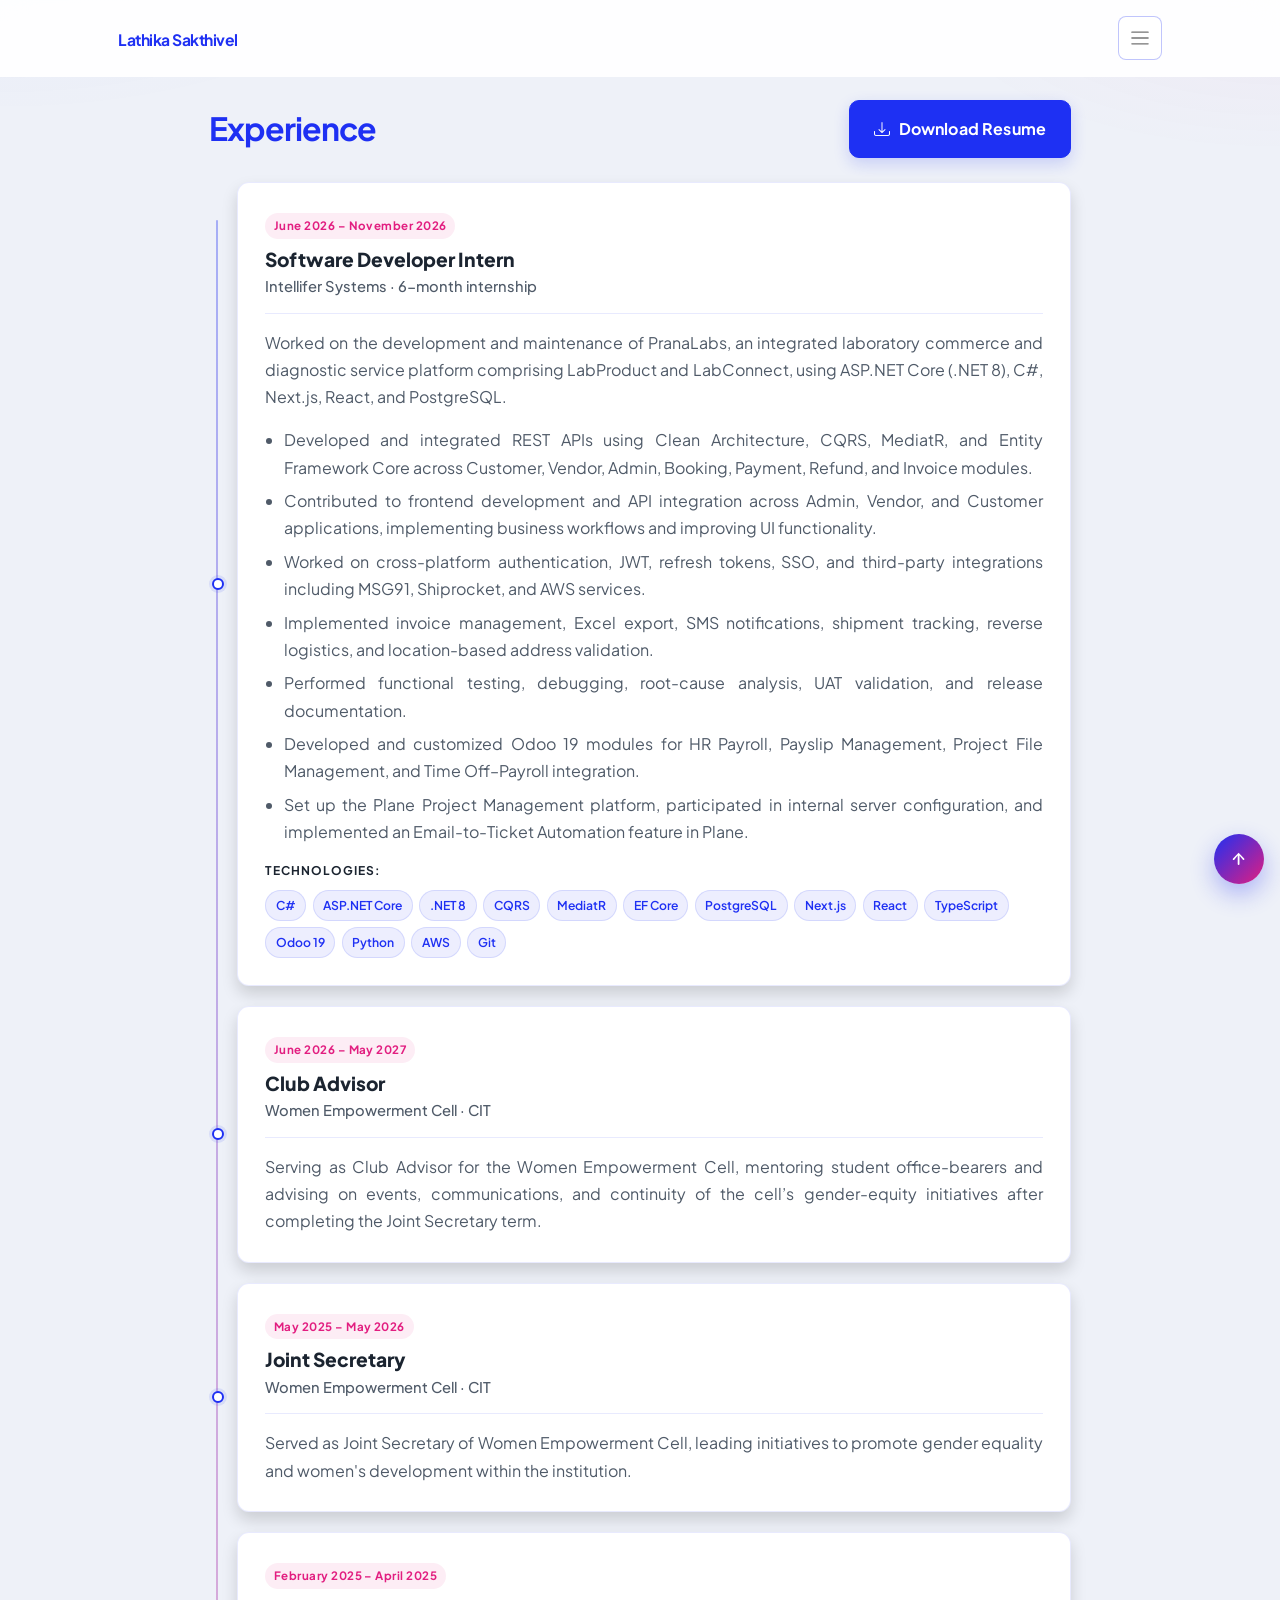
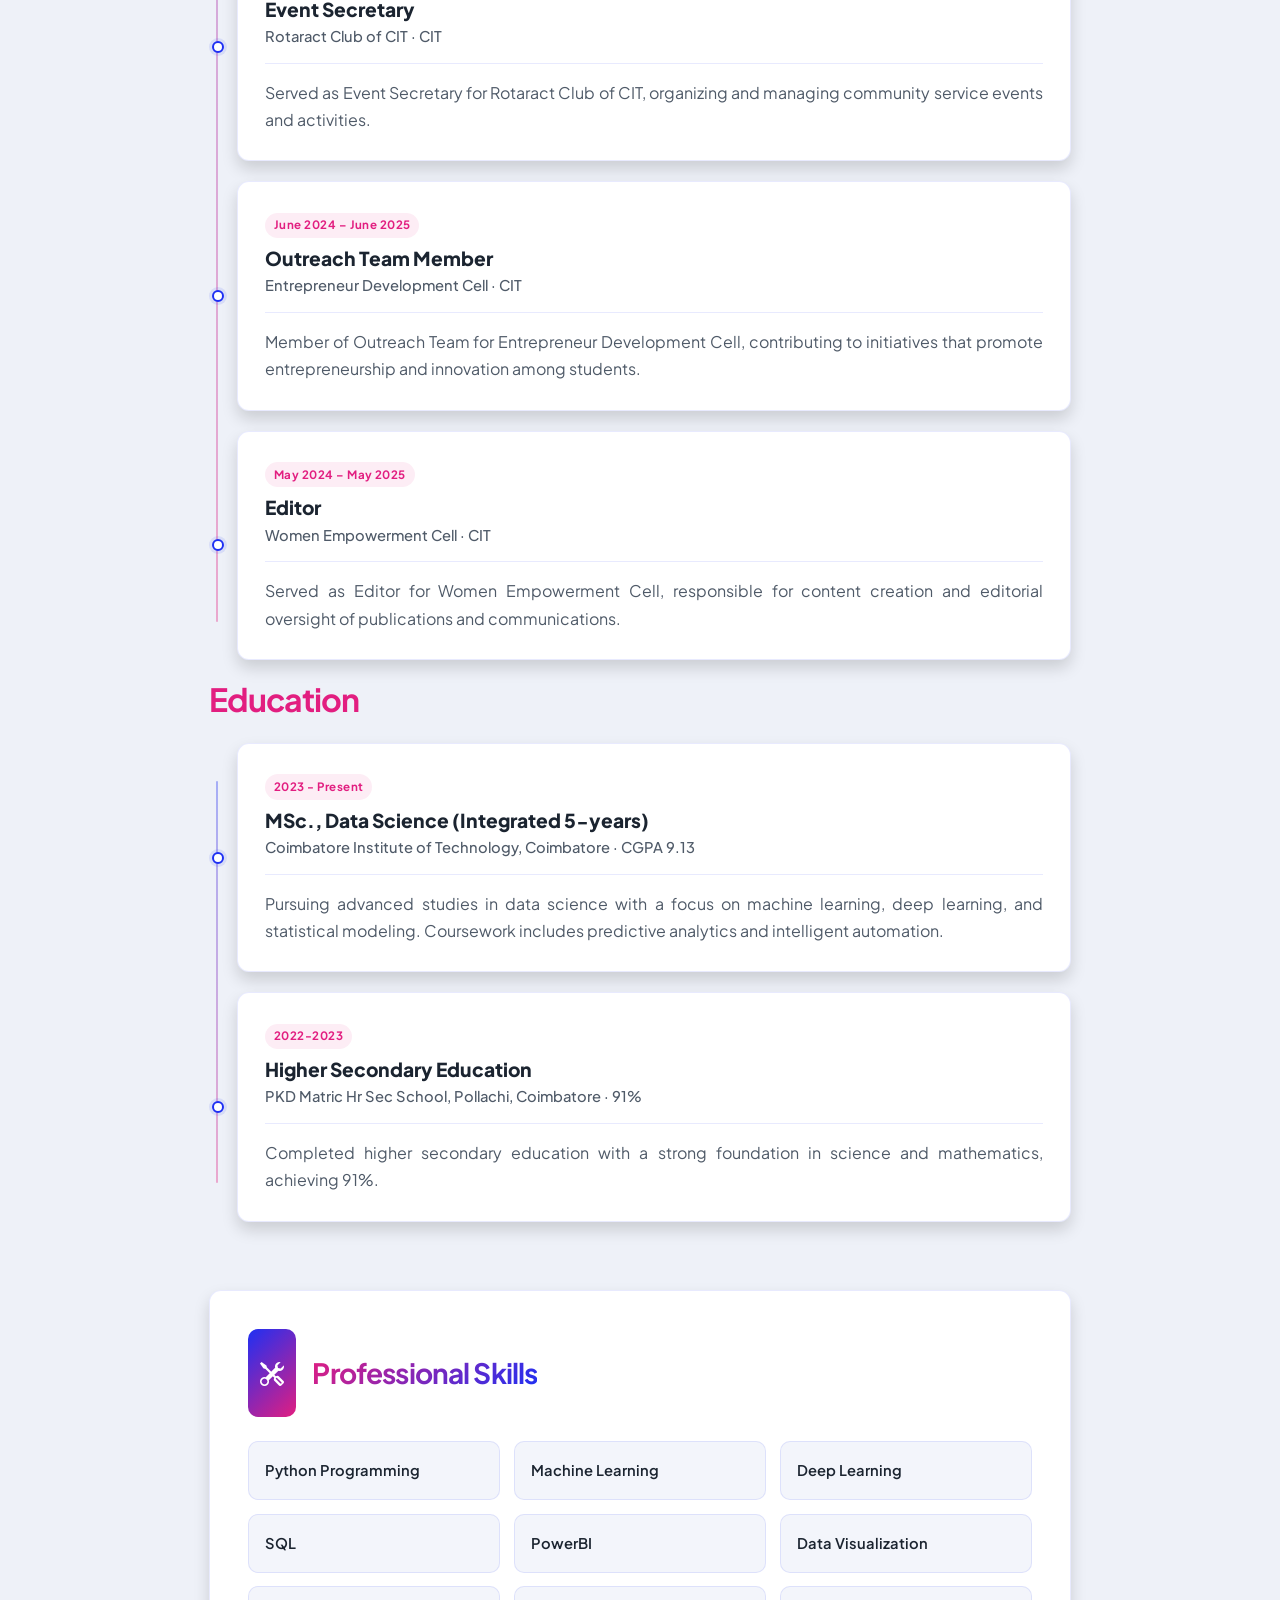
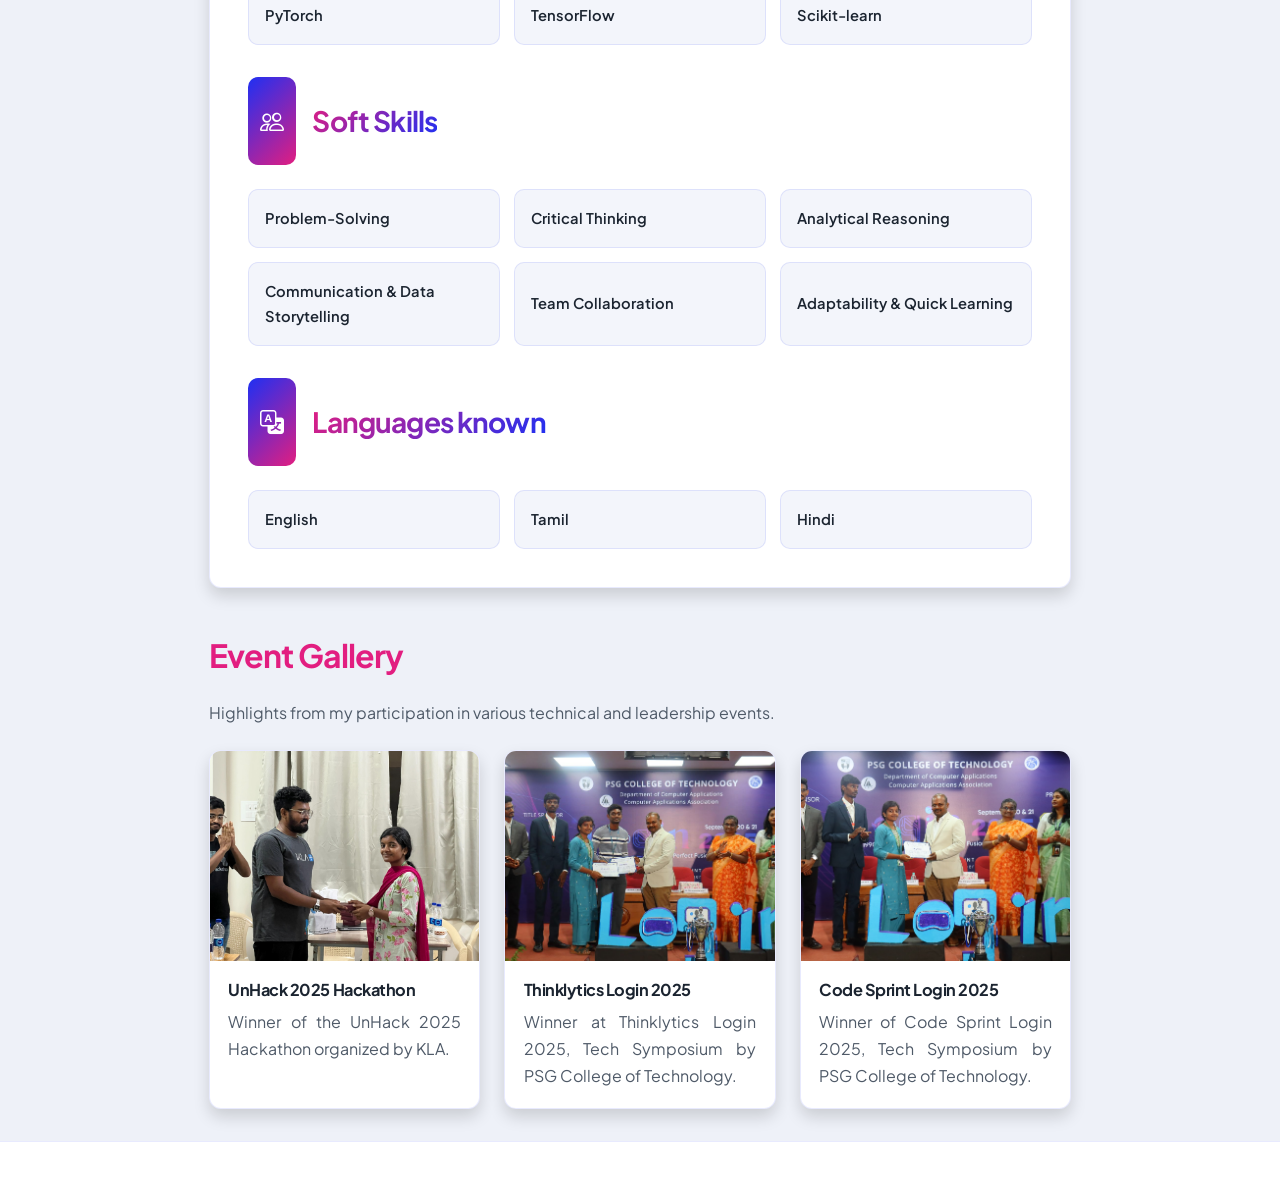
<file: resume.html>
<!DOCTYPE html>
<html lang="en">
    <head>
        <meta charset="utf-8" />
        <meta name="viewport" content="width=device-width, initial-scale=1, shrink-to-fit=no" />
        <meta name="description" content="Resume of Lathika Sakthivel - Data Scientist, ML Engineer, AI Developer" />
        <meta name="author" content="Lathika Sakthivel" />
        <title>Resume - Lathika Sakthivel</title>
        <!-- Favicon-->
        <link rel="icon" type="image/x-icon" href="assets/favicon.ico" />
        <!-- Custom Google font-->
        <link rel="preconnect" href="https://fonts.googleapis.com" />
        <link rel="preconnect" href="https://fonts.gstatic.com" crossorigin />
        <link href="https://fonts.googleapis.com/css2?family=Plus+Jakarta+Sans:wght@100;200;300;400;500;600;700;800;900&amp;display=swap" rel="stylesheet" />
        <!-- Bootstrap icons-->
        <link href="https://cdn.jsdelivr.net/npm/bootstrap-icons@1.8.1/font/bootstrap-icons.css" rel="stylesheet" />
        <!-- Core theme CSS (includes Bootstrap)-->
        <link href="css/styles.css" rel="stylesheet" />
        <link href="css/enhance.css?v=13" rel="stylesheet" />
    </head>
    <body class="d-flex flex-column h-100 bg-light">
        <main class="flex-shrink-0">
            <!-- Navigation-->
            <nav class="navbar navbar-expand-lg navbar-light bg-white py-3 site-nav sticky-top">
                <div class="container px-5">
                    <a class="navbar-brand" href="/"><span class="fw-bolder text-primary">Lathika Sakthivel</span></a>
                    <button class="navbar-toggler" type="button" data-bs-toggle="collapse" data-bs-target="#navbarSupportedContent" aria-controls="navbarSupportedContent" aria-expanded="false" aria-label="Toggle navigation"><span class="navbar-toggler-icon"></span></button>
                    <div class="collapse navbar-collapse" id="navbarSupportedContent">
                        <ul class="navbar-nav ms-auto mb-2 mb-lg-0 small fw-bolder">
                            <li class="nav-item"><a class="nav-link" href="/">Home</a></li>
                            <li class="nav-item"><a class="nav-link" href="about.html">About</a></li>
                            <li class="nav-item"><a class="nav-link" href="resume.html">Resume</a></li>
                            <li class="nav-item"><a class="nav-link" href="projects.html">Projects</a></li>
                            <li class="nav-item"><a class="nav-link" href="skills.html">Skills</a></li>
                            <li class="nav-item"><a class="nav-link" href="achievements.html">Achievements</a></li>
                            <li class="nav-item"><a class="nav-link" href="gallery.html">Gallery</a></li>
                            <li class="nav-item"><a class="nav-link" href="contact.html">Contact</a></li>
                        </ul>
                    </div>
                </div>
            </nav>
            <!-- Page Content-->
            <div class="container px-5 my-5">
                <div class="row gx-5 justify-content-center">
                    <div class="col-lg-11 col-xl-10 col-xxl-9">
                        <!-- Experience Section-->
                        <section>
                            <div class="d-flex align-items-center justify-content-between mb-4">
                                <h2 class="text-primary fw-bolder mb-0">Experience</h2>
                                <!-- Download resume button-->
                                <!-- Note: Set the link href target to a PDF file within your project-->
                                <a class="btn btn-primary px-4 py-3" href="assets/Lathika S-Resume.pdf">
                                    <div class="d-inline-block bi bi-download me-2"></div>
                                    Download Resume
                                </a>
                            </div>
                            <div class="timeline">
                            <!-- Intellifer Systems -->
                            <div class="card shadow border-0 rounded-4 mb-5 timeline-item">
                                <div class="card-body role-card">
                                    <div class="role-head">
                                        <span class="date-badge">June 2026 – November 2026</span>
                                        <div class="role-title">Software Developer Intern</div>
                                        <div class="role-meta">Intellifer Systems · 6-month internship</div>
                                    </div>
                                    <div class="role-body">
                                        <p>Worked on the development and maintenance of PranaLabs, an integrated laboratory commerce and diagnostic service platform comprising LabProduct and LabConnect, using ASP.NET Core (.NET 8), C#, Next.js, React, and PostgreSQL.</p>
                                        <ul class="role-points">
                                            <li>Developed and integrated REST APIs using Clean Architecture, CQRS, MediatR, and Entity Framework Core across Customer, Vendor, Admin, Booking, Payment, Refund, and Invoice modules.</li>
                                            <li>Contributed to frontend development and API integration across Admin, Vendor, and Customer applications, implementing business workflows and improving UI functionality.</li>
                                            <li>Worked on cross-platform authentication, JWT, refresh tokens, SSO, and third-party integrations including MSG91, Shiprocket, and AWS services.</li>
                                            <li>Implemented invoice management, Excel export, SMS notifications, shipment tracking, reverse logistics, and location-based address validation.</li>
                                            <li>Performed functional testing, debugging, root-cause analysis, UAT validation, and release documentation.</li>
                                            <li>Developed and customized Odoo 19 modules for HR Payroll, Payslip Management, Project File Management, and Time Off–Payroll integration.</li>
                                            <li>Set up the Plane Project Management platform, participated in internal server configuration, and implemented an Email-to-Ticket Automation feature in Plane.</li>
                                        </ul>
                                        <p class="tech-row mt-3"><strong>Technologies:</strong> <span class="tech-badge">C#</span><span class="tech-badge">ASP.NET Core</span><span class="tech-badge">.NET 8</span><span class="tech-badge">CQRS</span><span class="tech-badge">MediatR</span><span class="tech-badge">EF Core</span><span class="tech-badge">PostgreSQL</span><span class="tech-badge">Next.js</span><span class="tech-badge">React</span><span class="tech-badge">TypeScript</span><span class="tech-badge">Odoo 19</span><span class="tech-badge">Python</span><span class="tech-badge">AWS</span><span class="tech-badge">Git</span></p>
                                    </div>
                                </div>
                            </div>
                            <!-- Club Advisor -->
                            <div class="card shadow border-0 rounded-4 mb-5 timeline-item">
                                <div class="card-body role-card">
                                    <div class="role-head">
                                        <span class="date-badge">June 2026 – May 2027</span>
                                        <div class="role-title">Club Advisor</div>
                                        <div class="role-meta">Women Empowerment Cell · CIT</div>
                                    </div>
                                    <div class="role-body">
                                        <p>Serving as Club Advisor for the Women Empowerment Cell, mentoring student office-bearers and advising on events, communications, and continuity of the cell’s gender-equity initiatives after completing the Joint Secretary term.</p>
                                    </div>
                                </div>
                            </div>
                            <!-- Joint Secretary -->
                            <div class="card shadow border-0 rounded-4 mb-5 timeline-item">
                                <div class="card-body role-card">
                                    <div class="role-head">
                                        <span class="date-badge">May 2025 – May 2026</span>
                                        <div class="role-title">Joint Secretary</div>
                                        <div class="role-meta">Women Empowerment Cell · CIT</div>
                                    </div>
                                    <div class="role-body">
                                        <p>Served as Joint Secretary of Women Empowerment Cell, leading initiatives to promote gender equality and women's development within the institution.</p>
                                    </div>
                                </div>
                            </div>
                            <!-- Event Secretary -->
                            <div class="card shadow border-0 rounded-4 mb-5 timeline-item">
                                <div class="card-body role-card">
                                    <div class="role-head">
                                        <span class="date-badge">February 2025 – April 2025</span>
                                        <div class="role-title">Event Secretary</div>
                                        <div class="role-meta">Rotaract Club of CIT · CIT</div>
                                    </div>
                                    <div class="role-body">
                                        <p>Served as Event Secretary for Rotaract Club of CIT, organizing and managing community service events and activities.</p>
                                    </div>
                                </div>
                            </div>
                            <!-- Outreach -->
                            <div class="card shadow border-0 rounded-4 mb-5 timeline-item">
                                <div class="card-body role-card">
                                    <div class="role-head">
                                        <span class="date-badge">June 2024 – June 2025</span>
                                        <div class="role-title">Outreach Team Member</div>
                                        <div class="role-meta">Entrepreneur Development Cell · CIT</div>
                                    </div>
                                    <div class="role-body">
                                        <p>Member of Outreach Team for Entrepreneur Development Cell, contributing to initiatives that promote entrepreneurship and innovation among students.</p>
                                    </div>
                                </div>
                            </div>
                            <!-- Editor -->
                            <div class="card shadow border-0 rounded-4 mb-5 timeline-item">
                                <div class="card-body role-card">
                                    <div class="role-head">
                                        <span class="date-badge">May 2024 – May 2025</span>
                                        <div class="role-title">Editor</div>
                                        <div class="role-meta">Women Empowerment Cell · CIT</div>
                                    </div>
                                    <div class="role-body">
                                        <p>Served as Editor for Women Empowerment Cell, responsible for content creation and editorial oversight of publications and communications.</p>
                                    </div>
                                </div>
                            </div>
                            </div>
                        </section>
                        <!-- Education Section-->
                        <section>
                            <h2 class="text-secondary fw-bolder mb-4">Education</h2>
                            <div class="timeline">
                            <!-- Education Card 1-->
                            <div class="card shadow border-0 rounded-4 mb-5 timeline-item">
                                <div class="card-body role-card">
                                    <div class="role-head">
                                        <span class="date-badge">2023 - Present</span>
                                        <div class="role-title">MSc., Data Science (Integrated 5-years)</div>
                                        <div class="role-meta">Coimbatore Institute of Technology, Coimbatore · CGPA 9.13</div>
                                    </div>
                                    <div class="role-body">
                                        <p>Pursuing advanced studies in data science with a focus on machine learning, deep learning, and statistical modeling. Coursework includes predictive analytics and intelligent automation.</p>
                                    </div>
                                </div>
                            </div>
                            <!-- Education Card 2-->
                            <div class="card shadow border-0 rounded-4 mb-5 timeline-item">
                                <div class="card-body role-card">
                                    <div class="role-head">
                                        <span class="date-badge">2022-2023</span>
                                        <div class="role-title">Higher Secondary Education</div>
                                        <div class="role-meta">PKD Matric Hr Sec School, Pollachi, Coimbatore · 91%</div>
                                    </div>
                                    <div class="role-body">
                                        <p>Completed higher secondary education with a strong foundation in science and mathematics, achieving 91%.</p>
                                    </div>
                                </div>
                            </div>
                            </div>
                        </section>
                        <!-- Divider-->
                        <div class="pb-5"></div>
                        <!-- Skills Section-->
                        <section>
                            <!-- Skillset Card-->
                            <div class="card shadow border-0 rounded-4 mb-5">
                                <div class="card-body p-5">
                                    <!-- Professional skills list-->
                                    <div class="skill-block">
                                        <div class="d-flex align-items-center mb-4">
                                            <div class="feature bg-primary bg-gradient-primary-to-secondary text-white rounded-3 me-3"><i class="bi bi-tools"></i></div>
                                            <h3 class="fw-bolder mb-0"><span class="text-gradient d-inline">Professional Skills</span></h3>
                                        </div>
                                        <div class="skill-grid">
                                            <div class="d-flex align-items-center bg-light rounded-4 p-3 h-100">Python Programming</div>
                                            <div class="d-flex align-items-center bg-light rounded-4 p-3 h-100">Machine Learning</div>
                                            <div class="d-flex align-items-center bg-light rounded-4 p-3 h-100">Deep Learning</div>
                                            <div class="d-flex align-items-center bg-light rounded-4 p-3 h-100">SQL</div>
                                            <div class="d-flex align-items-center bg-light rounded-4 p-3 h-100">PowerBI</div>
                                            <div class="d-flex align-items-center bg-light rounded-4 p-3 h-100">Data Visualization</div>
                                            <div class="d-flex align-items-center bg-light rounded-4 p-3 h-100">PyTorch</div>
                                            <div class="d-flex align-items-center bg-light rounded-4 p-3 h-100">TensorFlow</div>
                                            <div class="d-flex align-items-center bg-light rounded-4 p-3 h-100">Scikit-learn</div>
                                        </div>
                                    </div>
                                    <!-- Soft skills list-->
                                    <div class="skill-block">
                                        <div class="d-flex align-items-center mb-4">
                                            <div class="feature bg-primary bg-gradient-primary-to-secondary text-white rounded-3 me-3"><i class="bi bi-people"></i></div>
                                            <h3 class="fw-bolder mb-0"><span class="text-gradient d-inline">Soft Skills</span></h3>
                                        </div>
                                        <div class="skill-grid">
                                            <div class="d-flex align-items-center bg-light rounded-4 p-3 h-100">Problem-Solving</div>
                                            <div class="d-flex align-items-center bg-light rounded-4 p-3 h-100">Critical Thinking</div>
                                            <div class="d-flex align-items-center bg-light rounded-4 p-3 h-100">Analytical Reasoning</div>
                                            <div class="d-flex align-items-center bg-light rounded-4 p-3 h-100">Communication &amp; Data Storytelling</div>
                                            <div class="d-flex align-items-center bg-light rounded-4 p-3 h-100">Team Collaboration</div>
                                            <div class="d-flex align-items-center bg-light rounded-4 p-3 h-100">Adaptability &amp; Quick Learning</div>
                                        </div>
                                    </div>
                                    <!-- Languages list-->
                                    <div class="skill-block">
                                        <div class="d-flex align-items-center mb-4">
                                            <div class="feature bg-primary bg-gradient-primary-to-secondary text-white rounded-3 me-3"><i class="bi bi-translate"></i></div>
                                            <h3 class="fw-bolder mb-0"><span class="text-gradient d-inline">Languages known</span></h3>
                                        </div>
                                        <div class="skill-grid">
                                            <div class="d-flex align-items-center bg-light rounded-4 p-3 h-100">English</div>
                                            <div class="d-flex align-items-center bg-light rounded-4 p-3 h-100">Tamil</div>
                                            <div class="d-flex align-items-center bg-light rounded-4 p-3 h-100">Hindi</div>
                                        </div>
                                    </div>
                                </div>
                            </div>
                        </section>
                        
                        <!-- Event Gallery Section -->
                        <section class="mt-5">
                            <h2 class="text-secondary fw-bolder mb-4">Event Gallery</h2>
                            <p class="mb-4">Highlights from my participation in various technical and leadership events.</p>
                            
                            <!-- Gallery Grid -->
                            <div class="row g-4">
                                <!-- Event 1 -->
                                <div class="col-md-6 col-lg-4">
                                    <div class="card shadow border-0 rounded-4 h-100">
                                        <img src="assets/UnHack'25.jpeg" class="card-img-top" alt="UnHack 2025 Hackathon">
                                        <div class="card-body p-4">
                                            <h5 class="card-title">UnHack 2025 Hackathon</h5>
                                            <p class="card-text">Winner of the UnHack 2025 Hackathon organized by KLA.</p>
                                        </div>
                                    </div>
                                </div>
                                
                                <!-- Event 2 -->
                                <div class="col-md-6 col-lg-4">
                                    <div class="card shadow border-0 rounded-4 h-100">
                                        <img src="assets/Thinnklytics'25.jpeg" class="card-img-top" alt="Thinklytics Login 2025">
                                        <div class="card-body p-4">
                                            <h5 class="card-title">Thinklytics Login 2025</h5>
                                            <p class="card-text">Winner at Thinklytics Login 2025, Tech Symposium by PSG College of Technology.</p>
                                        </div>
                                    </div>
                                </div>
                                
                                <!-- Event 3 -->
                                <div class="col-md-6 col-lg-4">
                                    <div class="card shadow border-0 rounded-4 h-100">
                                        <img src="assets/CodeSprint'25.jpeg" class="card-img-top" alt="Code Sprint Login 2025">
                                        <div class="card-body p-4">
                                            <h5 class="card-title">Code Sprint Login 2025</h5>
                                            <p class="card-text">Winner of Code Sprint Login 2025, Tech Symposium by PSG College of Technology.</p>
                                        </div>
                                    </div>
                                </div>
                            </div>
                        </section>
                    </div>
                </div>
            </div>
        </main>
        <!-- Footer-->
        <footer class="bg-white py-4 mt-auto">
            <div class="container px-5">
            </div>
        </footer>
        <!-- Bootstrap core JS-->
        <script src="https://cdn.jsdelivr.net/npm/bootstrap@5.2.3/dist/js/bootstrap.bundle.min.js"></script>
        <!-- Core theme JS-->
        <script src="js/scripts.js"></script>
                <button type="button" class="back-to-top" aria-label="Back to top" title="Back to top"><svg viewBox="0 0 16 16" aria-hidden="true" focusable="false"><path d="M8 3.21l4.65 4.65a.75.75 0 0 1-1.06 1.06L8.75 5.44V12.5a.75.75 0 0 1-1.5 0V5.44L4.41 8.92a.75.75 0 1 1-1.06-1.06L8 3.21z"/></svg></button>
        <script src="js/enhance.js?v=5"></script>
    </body>
</html>
</file>
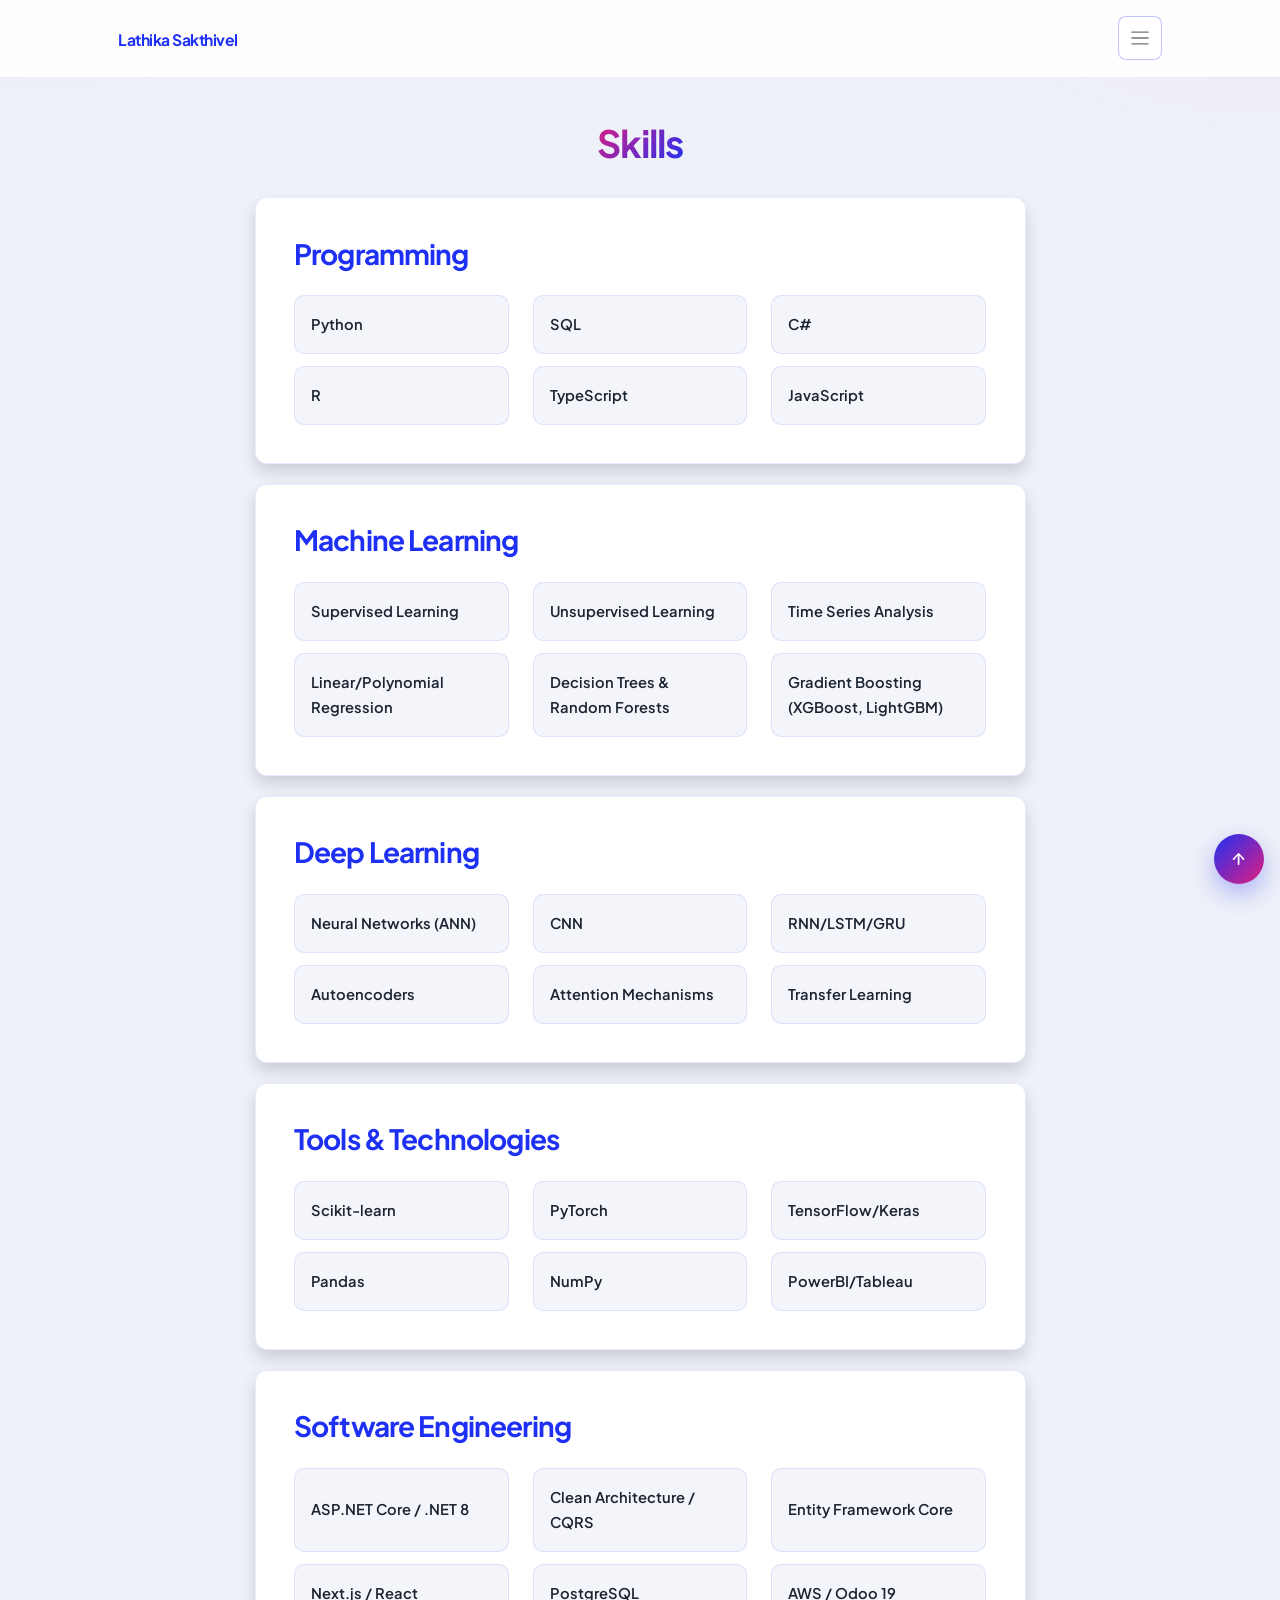
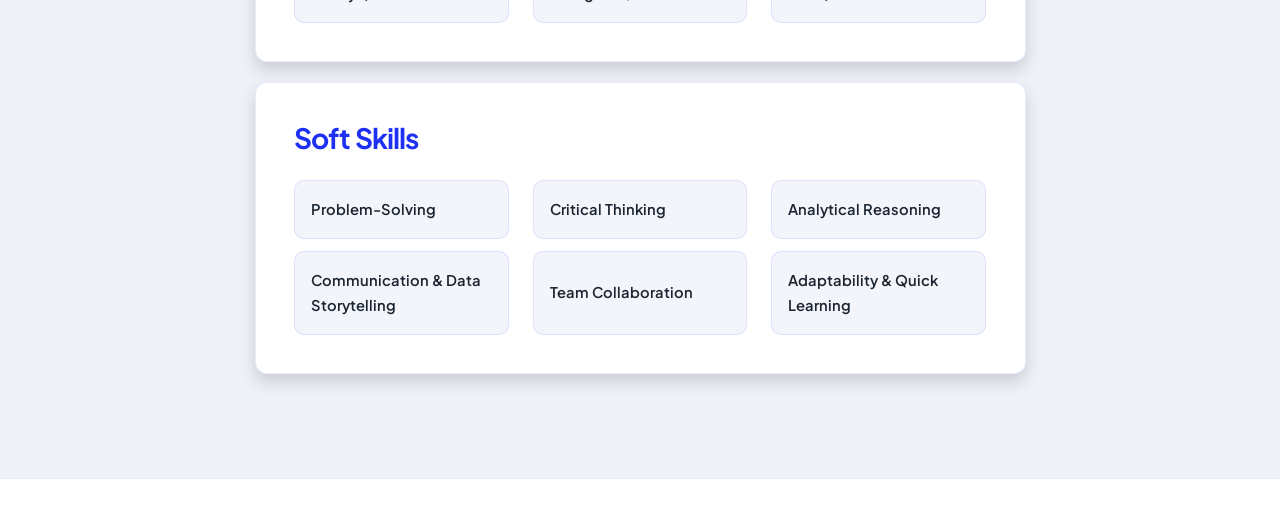
<file: skills.html>
<!DOCTYPE html>
<html lang="en">
    <head>
        <meta charset="utf-8" />
        <meta name="viewport" content="width=device-width, initial-scale=1, shrink-to-fit=no" />
        <meta name="description" content="Skills of Lathika Sakthivel - Data Scientist, ML Engineer, AI Developer" />
        <meta name="author" content="Lathika Sakthivel" />
        <title>Skills - Lathika Sakthivel</title>
        <!-- Favicon-->
        <link rel="icon" type="image/x-icon" href="assets/favicon.ico" />
        <!-- Custom Google font-->
        <link rel="preconnect" href="https://fonts.googleapis.com" />
        <link rel="preconnect" href="https://fonts.gstatic.com" crossorigin />
        <link href="https://fonts.googleapis.com/css2?family=Plus+Jakarta+Sans:wght@100;200;300;400;500;600;700;800;900&amp;display=swap" rel="stylesheet" />
        <!-- Bootstrap icons-->
        <link href="https://cdn.jsdelivr.net/npm/bootstrap-icons@1.8.1/font/bootstrap-icons.css" rel="stylesheet" />
        <!-- Core theme CSS (includes Bootstrap)-->
        <link href="css/styles.css" rel="stylesheet" />
        <link href="css/enhance.css?v=13" rel="stylesheet" />
    </head>
    <body class="d-flex flex-column h-100 bg-light">
        <main class="flex-shrink-0">
            <!-- Navigation-->
            <nav class="navbar navbar-expand-lg navbar-light bg-white py-3 site-nav sticky-top">
                <div class="container px-5">
                    <a class="navbar-brand" href="/"><span class="fw-bolder text-primary">Lathika Sakthivel</span></a>
                    <button class="navbar-toggler" type="button" data-bs-toggle="collapse" data-bs-target="#navbarSupportedContent" aria-controls="navbarSupportedContent" aria-expanded="false" aria-label="Toggle navigation"><span class="navbar-toggler-icon"></span></button>
                    <div class="collapse navbar-collapse" id="navbarSupportedContent">
                        <ul class="navbar-nav ms-auto mb-2 mb-lg-0 small fw-bolder">
                            <li class="nav-item"><a class="nav-link" href="/">Home</a></li>
                            <li class="nav-item"><a class="nav-link" href="about.html">About</a></li>
                            <li class="nav-item"><a class="nav-link" href="resume.html">Resume</a></li>
                            <li class="nav-item"><a class="nav-link" href="projects.html">Projects</a></li>
                            <li class="nav-item"><a class="nav-link" href="skills.html">Skills</a></li>
                            <li class="nav-item"><a class="nav-link" href="achievements.html">Achievements</a></li>
                            <li class="nav-item"><a class="nav-link" href="gallery.html">Gallery</a></li>
                            <li class="nav-item"><a class="nav-link" href="contact.html">Contact</a></li>
                        </ul>
                    </div>
                </div>
            </nav>
            <!-- Skills Section-->
            <section class="py-5">
                <div class="container px-5 mb-5">
                    <div class="text-center mb-5">
                        <h1 class="display-5 fw-bolder mb-0"><span class="text-gradient d-inline">Skills</span></h1>
                    </div>
                    <div class="row gx-5 justify-content-center">
                        <div class="col-lg-11 col-xl-9 col-xxl-8">
                            <!-- Programming Skills-->
                            <div class="card shadow border-0 rounded-4 mb-5">
                                <div class="card-body p-5">
                                    <div class="d-flex align-items-center justify-content-between mb-4">
                                        <h3 class="text-primary fw-bolder mb-0">Programming</h3>
                                    </div>
                                    <div class="row row-cols-1 row-cols-md-3 mb-4">
                                        <div class="col mb-4 mb-md-0"><div class="d-flex align-items-center bg-light rounded-4 p-3 h-100">Python</div></div>
                                        <div class="col mb-4 mb-md-0"><div class="d-flex align-items-center bg-light rounded-4 p-3 h-100">SQL</div></div>
                                        <div class="col"><div class="d-flex align-items-center bg-light rounded-4 p-3 h-100">C#</div></div>
                                    </div>
                                    <div class="row row-cols-1 row-cols-md-3">
                                        <div class="col mb-4 mb-md-0"><div class="d-flex align-items-center bg-light rounded-4 p-3 h-100">R</div></div>
                                        <div class="col mb-4 mb-md-0"><div class="d-flex align-items-center bg-light rounded-4 p-3 h-100">TypeScript</div></div>
                                        <div class="col"><div class="d-flex align-items-center bg-light rounded-4 p-3 h-100">JavaScript</div></div>
                                    </div>
                                </div>
                            </div>
                            
                            <!-- Machine Learning Skills-->
                            <div class="card shadow border-0 rounded-4 mb-5">
                                <div class="card-body p-5">
                                    <div class="d-flex align-items-center justify-content-between mb-4">
                                        <h3 class="text-primary fw-bolder mb-0">Machine Learning</h3>
                                    </div>
                                    <div class="row row-cols-1 row-cols-md-3 mb-4">
                                        <div class="col mb-4 mb-md-0"><div class="d-flex align-items-center bg-light rounded-4 p-3 h-100">Supervised Learning</div></div>
                                        <div class="col mb-4 mb-md-0"><div class="d-flex align-items-center bg-light rounded-4 p-3 h-100">Unsupervised Learning</div></div>
                                        <div class="col"><div class="d-flex align-items-center bg-light rounded-4 p-3 h-100">Time Series Analysis</div></div>
                                    </div>
                                    <div class="row row-cols-1 row-cols-md-3">
                                        <div class="col mb-4 mb-md-0"><div class="d-flex align-items-center bg-light rounded-4 p-3 h-100">Linear/Polynomial Regression</div></div>
                                        <div class="col mb-4 mb-md-0"><div class="d-flex align-items-center bg-light rounded-4 p-3 h-100">Decision Trees & Random Forests</div></div>
                                        <div class="col"><div class="d-flex align-items-center bg-light rounded-4 p-3 h-100">Gradient Boosting (XGBoost, LightGBM)</div></div>
                                    </div>
                                </div>
                            </div>
                            
                            <!-- Deep Learning Skills-->
                            <div class="card shadow border-0 rounded-4 mb-5">
                                <div class="card-body p-5">
                                    <div class="d-flex align-items-center justify-content-between mb-4">
                                        <h3 class="text-primary fw-bolder mb-0">Deep Learning</h3>
                                    </div>
                                    <div class="row row-cols-1 row-cols-md-3 mb-4">
                                        <div class="col mb-4 mb-md-0"><div class="d-flex align-items-center bg-light rounded-4 p-3 h-100">Neural Networks (ANN)</div></div>
                                        <div class="col mb-4 mb-md-0"><div class="d-flex align-items-center bg-light rounded-4 p-3 h-100">CNN</div></div>
                                        <div class="col"><div class="d-flex align-items-center bg-light rounded-4 p-3 h-100">RNN/LSTM/GRU</div></div>
                                    </div>
                                    <div class="row row-cols-1 row-cols-md-3">
                                        <div class="col mb-4 mb-md-0"><div class="d-flex align-items-center bg-light rounded-4 p-3 h-100">Autoencoders</div></div>
                                        <div class="col mb-4 mb-md-0"><div class="d-flex align-items-center bg-light rounded-4 p-3 h-100">Attention Mechanisms</div></div>
                                        <div class="col"><div class="d-flex align-items-center bg-light rounded-4 p-3 h-100">Transfer Learning</div></div>
                                    </div>
                                </div>
                            </div>
                            
                            <!-- Tools & Technologies-->
                            <div class="card shadow border-0 rounded-4 mb-5">
                                <div class="card-body p-5">
                                    <div class="d-flex align-items-center justify-content-between mb-4">
                                        <h3 class="text-primary fw-bolder mb-0">Tools & Technologies</h3>
                                    </div>
                                    <div class="row row-cols-1 row-cols-md-3 mb-4">
                                        <div class="col mb-4 mb-md-0"><div class="d-flex align-items-center bg-light rounded-4 p-3 h-100">Scikit-learn</div></div>
                                        <div class="col mb-4 mb-md-0"><div class="d-flex align-items-center bg-light rounded-4 p-3 h-100">PyTorch</div></div>
                                        <div class="col"><div class="d-flex align-items-center bg-light rounded-4 p-3 h-100">TensorFlow/Keras</div></div>
                                    </div>
                                    <div class="row row-cols-1 row-cols-md-3">
                                        <div class="col mb-4 mb-md-0"><div class="d-flex align-items-center bg-light rounded-4 p-3 h-100">Pandas</div></div>
                                        <div class="col mb-4 mb-md-0"><div class="d-flex align-items-center bg-light rounded-4 p-3 h-100">NumPy</div></div>
                                        <div class="col"><div class="d-flex align-items-center bg-light rounded-4 p-3 h-100">PowerBI/Tableau</div></div>
                                    </div>
                                </div>
                            </div>
                            
                            <!-- Software Engineering-->
                            <div class="card shadow border-0 rounded-4 mb-5">
                                <div class="card-body p-5">
                                    <div class="d-flex align-items-center justify-content-between mb-4">
                                        <h3 class="text-primary fw-bolder mb-0">Software Engineering</h3>
                                    </div>
                                    <div class="row row-cols-1 row-cols-md-3 mb-4">
                                        <div class="col mb-4 mb-md-0"><div class="d-flex align-items-center bg-light rounded-4 p-3 h-100">ASP.NET Core / .NET 8</div></div>
                                        <div class="col mb-4 mb-md-0"><div class="d-flex align-items-center bg-light rounded-4 p-3 h-100">Clean Architecture / CQRS</div></div>
                                        <div class="col"><div class="d-flex align-items-center bg-light rounded-4 p-3 h-100">Entity Framework Core</div></div>
                                    </div>
                                    <div class="row row-cols-1 row-cols-md-3">
                                        <div class="col mb-4 mb-md-0"><div class="d-flex align-items-center bg-light rounded-4 p-3 h-100">Next.js / React</div></div>
                                        <div class="col mb-4 mb-md-0"><div class="d-flex align-items-center bg-light rounded-4 p-3 h-100">PostgreSQL</div></div>
                                        <div class="col"><div class="d-flex align-items-center bg-light rounded-4 p-3 h-100">AWS / Odoo 19</div></div>
                                    </div>
                                </div>
                            </div>
                            
                            <!-- Soft Skills-->
                            <div class="card shadow border-0 rounded-4 mb-5">
                                <div class="card-body p-5">
                                    <div class="d-flex align-items-center justify-content-between mb-4">
                                        <h3 class="text-primary fw-bolder mb-0">Soft Skills</h3>
                                    </div>
                                    <div class="row row-cols-1 row-cols-md-3 mb-4">
                                        <div class="col mb-4 mb-md-0"><div class="d-flex align-items-center bg-light rounded-4 p-3 h-100">Problem-Solving</div></div>
                                        <div class="col mb-4 mb-md-0"><div class="d-flex align-items-center bg-light rounded-4 p-3 h-100">Critical Thinking</div></div>
                                        <div class="col"><div class="d-flex align-items-center bg-light rounded-4 p-3 h-100">Analytical Reasoning</div></div>
                                    </div>
                                    <div class="row row-cols-1 row-cols-md-3">
                                        <div class="col mb-4 mb-md-0"><div class="d-flex align-items-center bg-light rounded-4 p-3 h-100">Communication & Data Storytelling</div></div>
                                        <div class="col mb-4 mb-md-0"><div class="d-flex align-items-center bg-light rounded-4 p-3 h-100">Team Collaboration</div></div>
                                        <div class="col"><div class="d-flex align-items-center bg-light rounded-4 p-3 h-100">Adaptability & Quick Learning</div></div>
                                    </div>
                                </div>
                            </div>
                        </div>
                    </div>
                </div>
            </section>
        </main>
        <!-- Footer-->
        <footer class="bg-white py-4 mt-auto">
            <div class="container px-5">
            </div>
        </footer>
        <!-- Bootstrap core JS-->
        <script src="https://cdn.jsdelivr.net/npm/bootstrap@5.2.3/dist/js/bootstrap.bundle.min.js"></script>
        <!-- Core theme JS-->
        <script src="js/scripts.js"></script>
                <button type="button" class="back-to-top" aria-label="Back to top" title="Back to top"><svg viewBox="0 0 16 16" aria-hidden="true" focusable="false"><path d="M8 3.21l4.65 4.65a.75.75 0 0 1-1.06 1.06L8.75 5.44V12.5a.75.75 0 0 1-1.5 0V5.44L4.41 8.92a.75.75 0 1 1-1.06-1.06L8 3.21z"/></svg></button>
        <script src="js/enhance.js?v=5"></script>
    </body>
</html>
</file>
<file: css/enhance.css>
/* ============================================================
   Portfolio UI — unified design system
   Palette: primary #1e30f3 · secondary #e21e80 · light surfaces
   ============================================================ */

:root {
  --primary: #1e30f3;
  --secondary: #e21e80;
  --background: #f6f7fb;
  --surface: #ffffff;
  --text: #1b2430;
  --muted-text: #4f5a68;
  --border: rgba(30, 48, 243, 0.1);
  --shadow: 0 8px 24px rgba(30, 48, 243, 0.07);
  --radius: 12px;
  --transition: 0.35s cubic-bezier(0.22, 1, 0.36, 1);
  --nav-h: 4.25rem;
  --page-pad: clamp(1rem, 4vw, 3rem);
  --card-pad: clamp(1.2rem, 3vw, 3rem);
  --ease-out: cubic-bezier(0.22, 1, 0.36, 1);
}

html {
  scroll-behavior: smooth;
  overflow-x: clip;
  -webkit-text-size-adjust: 100%;
}

body {
  color: var(--text);
  background-color: var(--background);
  line-height: 1.7;
  overflow-x: clip;
  overflow-wrap: break-word;
  min-height: 100vh;
  min-height: 100dvh;
  padding-top: var(--nav-h);
}

body::before {
  content: "";
  pointer-events: none;
  position: fixed;
  inset: 0;
  z-index: 0;
  background:
    radial-gradient(720px 320px at 0% -8%, rgba(30, 48, 243, 0.05), transparent 58%),
    radial-gradient(640px 280px at 100% 0%, rgba(226, 30, 128, 0.04), transparent 55%);
}

main,
.navbar,
footer,
.skip-link {
  position: relative;
  z-index: 1;
}

img,
svg,
video,
iframe {
  max-width: 100%;
}

h1, h2, h3, h4, h5 {
  letter-spacing: -0.03em;
  line-height: 1.22;
  color: var(--text);
  text-wrap: balance;
  overflow-wrap: break-word;
  max-width: 100%;
  white-space: normal;
}

p {
  color: var(--muted-text);
  text-align: justify;
  text-justify: inter-word;
  hyphens: auto;
}

.about-copy p,
.role-body p,
.role-body,
.card-text,
.project-card p,
.card .col-lg-8,
.card .col-lg-8 div {
  text-align: justify;
  text-justify: inter-word;
  hyphens: auto;
}

.lead {
  color: var(--muted-text);
  line-height: 1.6;
  font-size: clamp(1rem, 1.4vw, 1.05rem);
  max-width: 40rem;
  text-align: justify;
  text-justify: inter-word;
  hyphens: auto;
}

.hero-kicker,
.hero-copy .status-pill {
  text-align: inherit;
}

.text-center:not(.text-lg-start) .lead {
  margin-inline: auto;
}

@media (min-width: 992px) {
  .text-lg-start .lead,
  .text-lg-start .fs-3 {
    margin-inline: 0 auto;
  }
}

.text-muted {
  color: var(--muted-text) !important;
}

.text-gradient {
  color: var(--primary);
  background-image: linear-gradient(315deg, #1e30f3 0%, #e21e80 100%);
  -webkit-background-clip: text;
  background-clip: text;
  -webkit-text-fill-color: transparent;
  white-space: normal;
  box-decoration-break: clone;
  -webkit-box-decoration-break: clone;
}

.skip-link {
  position: absolute;
  left: 1rem;
  top: -3rem;
  z-index: 1100;
  background: var(--primary);
  color: #fff;
  padding: 0.55rem 0.85rem;
  border-radius: 8px;
  font-weight: 700;
}

.skip-link:focus {
  top: 0.75rem;
  color: #fff;
}

/* ---------- Nav ---------- */
.navbar {
  min-height: var(--nav-h);
}

.site-nav,
.navbar.sticky-top {
  position: fixed !important;
  top: 0;
  left: 0;
  right: 0;
  width: 100%;
  backdrop-filter: blur(16px);
  background: rgba(255, 255, 255, 0.92) !important;
  border-bottom: 1px solid transparent;
  transition: box-shadow var(--transition), border-color var(--transition), background var(--transition);
  z-index: 1040;
}

.navbar.is-scrolled {
  border-bottom-color: var(--border);
  box-shadow: 0 8px 22px rgba(27, 36, 48, 0.08);
  background: rgba(255, 255, 255, 0.98) !important;
}

.back-to-top {
  position: fixed !important;
  right: max(1rem, env(safe-area-inset-right, 0px) + 1rem);
  bottom: max(1rem, env(safe-area-inset-bottom, 0px) + 1rem);
  z-index: 2147483000 !important;
  width: 3.15rem;
  height: 3.15rem;
  display: inline-flex !important;
  align-items: center;
  justify-content: center;
  border: 0;
  border-radius: 999px;
  color: #fff !important;
  font-size: 1.2rem;
  line-height: 1;
  cursor: pointer;
  background: linear-gradient(135deg, #1e30f3 0%, #e21e80 100%) !important;
  box-shadow: 0 10px 24px rgba(30, 48, 243, 0.32);
  opacity: 1 !important;
  visibility: visible !important;
  pointer-events: auto !important;
  transform: none;
  transition: box-shadow var(--transition), transform var(--transition);
}

.back-to-top svg {
  width: 1.2rem;
  height: 1.2rem;
  display: block;
  fill: currentColor;
}

.back-to-top:hover,
.back-to-top:focus-visible {
  color: #fff !important;
  box-shadow: 0 14px 28px rgba(226, 30, 128, 0.32);
  transform: translateY(-2px);
}

.back-to-top:focus-visible {
  outline: 2px solid rgba(30, 48, 243, 0.35);
  outline-offset: 3px;
}

.navbar > .container {
  align-items: center;
}

.navbar-brand {
  flex: 0 1 auto;
  max-width: calc(100% - 4.5rem);
  min-width: 0;
  line-height: 1.2;
  overflow: hidden;
  text-overflow: ellipsis;
  white-space: nowrap;
}

.navbar-brand span {
  font-weight: 800;
  letter-spacing: -0.03em;
  font-size: 0.98rem;
}

.navbar-nav {
  gap: 0.1rem;
}

.navbar-nav .nav-link {
  color: var(--muted-text) !important;
  padding: 0.4rem 0.62rem !important;
  border-radius: 8px;
  font-size: 0.86rem;
  transition: color var(--transition), background var(--transition);
}

.navbar-nav .nav-link:hover,
.navbar-nav .nav-link:focus-visible {
  color: var(--primary) !important;
  background: rgba(30, 48, 243, 0.06);
}

.navbar-nav .nav-link.active {
  color: var(--primary) !important;
  background: rgba(30, 48, 243, 0.08);
}

.navbar-toggler {
  width: 44px;
  height: 44px;
  display: inline-flex;
  align-items: center;
  justify-content: center;
  border: 1px solid rgba(30, 48, 243, 0.28);
  background: #fff;
  border-radius: 8px;
  padding: 0.35rem;
  margin-left: auto;
  flex: 0 0 44px;
}

.navbar-toggler-icon {
  display: block;
  width: 1.35rem;
  height: 1.35rem;
}

.navbar-toggler:focus-visible {
  box-shadow: 0 0 0 3px rgba(30, 48, 243, 0.2);
}

@media (min-width: 1400px) {
  .navbar-brand {
    max-width: none;
    overflow: visible;
    white-space: normal;
  }

  .navbar-brand span {
    font-size: 1.02rem;
  }
}

/* Keep the hamburger until xxl so 8 links never wrap on laptops */
@media (max-width: 1399.98px) {
  .navbar-expand-lg .navbar-toggler {
    display: inline-flex !important;
  }

  .navbar-expand-lg .navbar-collapse {
    display: none !important;
    flex-basis: 100%;
    flex-grow: 1;
    align-items: stretch;
  }

  .navbar-expand-lg .navbar-collapse.show,
  .navbar-expand-lg .navbar-collapse.collapsing {
    display: flex !important;
    flex-direction: column;
  }

  .navbar-expand-lg .navbar-nav {
    flex-direction: column !important;
    padding-top: 0.35rem;
  }

  .navbar-expand-lg .navbar-nav .nav-link {
    padding: 0.7rem 0.8rem !important;
    font-size: 0.95rem;
  }

  .navbar-collapse.show,
  .navbar-collapse.collapsing {
    border-top: 1px solid var(--border);
    margin-top: 0.65rem;
    padding-top: 0.35rem;
  }
}

/* ---------- Buttons ---------- */
.btn {
  border-radius: 10px !important;
  font-weight: 700;
  letter-spacing: 0.01em;
  min-height: 44px;
  display: inline-flex;
  align-items: center;
  justify-content: center;
  white-space: nowrap;
  transition: transform var(--transition), box-shadow var(--transition), background var(--transition), border-color var(--transition), color var(--transition);
}

.btn-lg {
  min-height: 48px;
  padding: 0.7rem 1.35rem !important;
}

.btn-primary {
  background: var(--primary);
  border-color: var(--primary);
  box-shadow: 0 6px 16px rgba(30, 48, 243, 0.18);
}

.btn-primary:hover,
.btn-primary:focus-visible {
  background: #1826c2;
  border-color: #1826c2;
  transform: translateY(-2px);
  box-shadow: 0 12px 24px rgba(30, 48, 243, 0.24);
}

.btn-outline-dark {
  color: var(--primary);
  border-color: rgba(30, 48, 243, 0.28);
  background: var(--surface);
}

.btn-outline-dark:hover,
.btn-outline-dark:focus-visible {
  background: var(--primary);
  border-color: var(--primary);
  color: #fff;
  transform: translateY(-2px);
}

.btn-outline-light:hover,
.btn-outline-light:focus-visible {
  transform: translateY(-2px);
  color: var(--primary);
  background: #fff;
}

.btn:focus-visible {
  outline: 2px solid var(--primary);
  outline-offset: 3px;
}

/* ---------- Cards ---------- */
.card {
  background: var(--surface);
  border: 1px solid var(--border) !important;
  border-radius: var(--radius) !important;
  box-shadow: var(--shadow);
  overflow: hidden;
  transition: transform var(--transition), box-shadow var(--transition), border-color var(--transition);
}

.timeline-item.card,
.timeline .card {
  overflow: visible;
}

.rounded-4 {
  border-radius: var(--radius) !important;
}

.card:hover,
.cert-card:hover {
  transform: translateY(-5px);
  box-shadow: 0 16px 32px rgba(30, 48, 243, 0.12);
  border-color: rgba(30, 48, 243, 0.2) !important;
}

.card-img-top,
.carousel-item img {
  height: clamp(160px, 28vw, 210px);
  width: 100%;
  max-width: 100%;
  object-fit: cover;
  object-position: center;
  transition: transform 0.5s var(--ease-out);
}

.card:hover .card-img-top,
.card:hover .carousel-item img {
  transform: scale(1.04);
}

.card.overflow-hidden,
.carousel {
  overflow: hidden;
}

.card-title,
.card h2,
.card h5 {
  color: var(--text);
}

.row > *,
.col,
[class*="col-"] {
  min-width: 0;
}

.card-text,
.card p,
.card .col-lg-8,
.card .col-lg-8 div {
  max-width: none;
  color: var(--muted-text);
}

.card.mb-5,
.project-card.mb-5 {
  margin-bottom: 1.25rem !important;
}

.card.mb-4 {
  margin-bottom: 1rem !important;
}

.card ul {
  padding-left: 1.15rem;
  margin-bottom: 0;
}

.card li + li {
  margin-top: 0.35rem;
}

/* ---------- Hero ---------- */
.hero,
header.py-5 {
  padding-top: clamp(1.5rem, 4vw, 2.75rem) !important;
  padding-bottom: clamp(1.5rem, 3.5vw, 2.5rem) !important;
}

header .container.pb-5 {
  padding-bottom: 0 !important;
}

header h1.display-3 {
  font-size: clamp(1.6rem, 8vw, 4rem);
  font-weight: 800;
  margin-bottom: 1rem !important;
  max-width: 100%;
  min-width: 0;
}

header .fs-3 {
  font-size: clamp(1.02rem, 1.5vw, 1.22rem) !important;
  font-weight: 500 !important;
  color: var(--muted-text) !important;
  max-width: 36rem;
  line-height: 1.55;
  margin-bottom: 0.85rem;
}

.status-pill,
header .fs-4 {
  display: inline-flex;
  align-items: center;
  gap: 0.45rem;
  margin-top: 0.2rem;
  margin-bottom: 1.5rem !important;
  padding: 0.32rem 0.8rem;
  border-radius: 999px;
  background: rgba(30, 48, 243, 0.08);
  color: var(--primary) !important;
  font-size: 0.74rem !important;
  font-weight: 700 !important;
  letter-spacing: 0.12em;
  text-transform: uppercase;
}

.profile {
  height: 20.5rem !important;
  width: 20.5rem !important;
  max-width: min(20.5rem, 86vw);
  max-height: min(20.5rem, 86vw);
  margin-top: 0 !important;
  border-radius: 24px !important;
  box-shadow: 0 18px 40px rgba(30, 48, 243, 0.16);
  overflow: hidden;
}

.profile .profile-img {
  height: 100% !important;
  max-height: none !important;
  width: 100%;
  object-fit: cover;
  object-position: top center;
  position: absolute !important;
  inset: 0;
  left: 0 !important;
  bottom: 0 !important;
  transform: none !important;
}

.profile .dots-1,
.profile .dots-2,
.profile .dots-3,
.profile .dots-4 {
  display: none;
}

@media (min-width: 992px) {
  header .text-center {
    text-align: left !important;
  }
}

/* ---------- Sections ---------- */
section.py-5,
.bg-light.py-5 {
  padding-top: clamp(2.25rem, 5vw, 3.25rem) !important;
  padding-bottom: clamp(2.25rem, 5vw, 3.25rem) !important;
}

.container.px-5 {
  padding-left: max(var(--page-pad), env(safe-area-inset-left, 0px)) !important;
  padding-right: max(var(--page-pad), env(safe-area-inset-right, 0px)) !important;
}

.container.px-5.mb-5,
.container.px-5.my-5 {
  margin-bottom: clamp(1.25rem, 3vw, 2rem) !important;
}

.container.px-5.my-5 {
  margin-top: clamp(1.25rem, 3vw, 2rem) !important;
}

.bg-light {
  background-color: #eef1f8 !important;
}

.display-5 {
  font-size: clamp(1.45rem, 6vw, 2.35rem);
  font-weight: 800;
  max-width: 100%;
}

.display-4 {
  font-size: clamp(1.4rem, 3vw, 2.2rem) !important;
}

.text-center.mb-5 {
  margin-bottom: clamp(1.35rem, 3vw, 2rem) !important;
}

.about-section .my-5,
section .my-5 {
  margin-top: 0.5rem !important;
  margin-bottom: 0.5rem !important;
}

.hero-copy {
  max-width: min(44rem, 100%);
  min-width: 0;
  margin-inline: auto;
}

header,
section {
  max-width: 100%;
}

@media (min-width: 992px) {
  .hero-copy {
    margin-inline: 0;
  }
}

.social-links {
  flex-wrap: wrap;
}

.social-link,
.fs-2 a {
  display: inline-flex;
  min-width: 44px;
  min-height: 44px;
  align-items: center;
  justify-content: center;
  border-radius: 10px;
  background: var(--surface);
  border: 1px solid var(--border);
  color: var(--primary) !important;
  -webkit-text-fill-color: var(--primary);
  background-image: none;
  text-decoration: none;
  font-size: 1.35rem;
  transition: transform var(--transition), box-shadow var(--transition), border-color var(--transition);
}

.social-link i,
.fs-2 a i {
  color: var(--primary);
  -webkit-text-fill-color: var(--primary);
  background: none;
}

.social-link:hover,
.social-link:focus-visible,
.fs-2 a:hover,
.fs-2 a:focus-visible {
  transform: translateY(-2px);
  box-shadow: var(--shadow);
  border-color: rgba(30, 48, 243, 0.28);
  color: var(--primary) !important;
}

.timeline .card {
  margin-left: 0;
}

/* ---------- Skills ---------- */
.skill-chip,
.bg-light.rounded-4.p-3 {
  background: #f3f5fb !important;
  border: 1px solid var(--border);
  border-radius: 10px !important;
  color: var(--text);
  font-weight: 600;
  font-size: 0.92rem;
  min-height: 52px;
  width: 100%;
  transition: transform var(--transition), border-color var(--transition), background var(--transition);
}

.skill-chip:hover,
.bg-light.rounded-4.p-3:hover {
  transform: translateY(-2px);
  border-color: rgba(30, 48, 243, 0.28);
  background: #fff !important;
}

.card .row.mb-4 {
  margin-bottom: 0.75rem !important;
}

.row.row-cols-1.row-cols-md-3 {
  --bs-gutter-y: 0.85rem;
}

.row.row-cols-1.row-cols-md-3 > [class*="col"] {
  margin-bottom: 0 !important;
}

.skill-block {
  margin-bottom: 2rem;
}

.skill-block:last-child {
  margin-bottom: 0;
}

.skill-grid {
  display: grid;
  grid-template-columns: repeat(3, minmax(0, 1fr));
  gap: 0.85rem;
}

.skill-grid > div {
  min-height: 3.35rem;
}

@media (max-width: 767.98px) {
  .skill-grid {
    grid-template-columns: 1fr;
  }
}

.chip-list {
  display: grid;
  grid-template-columns: 1fr;
  gap: 0.65rem;
  padding-left: 0;
  list-style: none;
  margin-bottom: 0;
}

.chip-list li {
  margin: 0;
  padding: 0.8rem 0.95rem;
  background: #f3f5fb;
  border: 1px solid var(--border);
  border-radius: 10px;
  font-weight: 600;
  color: var(--text);
}

.tech-row {
  display: flex;
  flex-wrap: wrap;
  gap: 0.4rem;
  align-items: center;
  margin-bottom: 0.35rem;
}

.tech-row strong {
  width: 100%;
  margin-bottom: 0.1rem;
  color: var(--text);
  font-size: 0.75rem;
  letter-spacing: 0.08em;
  text-transform: uppercase;
}

.tech-badge {
  display: inline-flex;
  align-items: center;
  padding: 0.26rem 0.6rem;
  border-radius: 999px;
  background: rgba(30, 48, 243, 0.08);
  color: var(--primary);
  font-size: 0.76rem;
  font-weight: 600;
  border: 1px solid rgba(30, 48, 243, 0.12);
}

/* ---------- Timeline ---------- */
.timeline {
  --track-x: 8px;
  --dot: 12px;
  --rail: 1.75rem;
  position: relative;
  padding-left: var(--rail);
}

.timeline::before {
  content: "";
  position: absolute;
  left: var(--track-x);
  top: 2.4rem;
  bottom: 2.4rem;
  width: 2px;
  border-radius: 2px;
  background: linear-gradient(180deg, var(--primary), var(--secondary));
  opacity: 0.35;
  transform: translateX(-50%);
}

.timeline-item {
  position: relative;
  margin-bottom: 1rem;
  overflow: visible;
}

.timeline-item::before {
  content: "";
  position: absolute;
  left: calc(0px - var(--rail) + var(--track-x));
  top: 50%;
  width: var(--dot);
  height: var(--dot);
  border-radius: 50%;
  background: var(--surface);
  border: 2px solid var(--primary);
  box-shadow: 0 0 0 3px rgba(30, 48, 243, 0.1);
  transform: translate(-50%, -50%);
  z-index: 2;
}

.date-badge {
  display: inline-block;
  margin-bottom: 0.3rem;
  padding: 0.18rem 0.55rem;
  border-radius: 999px;
  background: rgba(226, 30, 128, 0.08);
  color: var(--secondary);
  font-size: 0.72rem;
  font-weight: 700;
  letter-spacing: 0.04em;
}

.role-card {
  padding: clamp(1.15rem, 2.8vw, 1.7rem) !important;
}

.role-head {
  margin-bottom: 0.95rem;
  padding-bottom: 0.85rem;
  border-bottom: 1px solid var(--border);
}

.role-title {
  font-size: clamp(1.05rem, 2vw, 1.2rem);
  font-weight: 800;
  color: var(--text);
  line-height: 1.3;
  margin: 0.2rem 0 0.15rem;
}

.role-meta {
  color: var(--muted-text);
  font-size: 0.92rem;
  font-weight: 500;
}

.role-body {
  color: var(--muted-text);
}

.role-body > p:last-child,
.role-body > ul:last-child {
  margin-bottom: 0;
}

.role-body ul {
  margin-top: 0.65rem;
}

.role-body li + li {
  margin-top: 0.4rem;
}

/* ---------- Project cards ---------- */
.project-card {
  border-left: 3px solid var(--primary) !important;
}

.project-card .p-5 {
  padding: clamp(1.15rem, 2.6vw, 1.7rem) !important;
  width: 100%;
}

.project-card h2 {
  font-size: clamp(1.12rem, 2vw, 1.28rem);
  margin-bottom: 0.7rem;
  line-height: 1.3;
}

.project-card p {
  margin-bottom: 0.85rem;
}

.project-card .project-kicker {
  color: var(--muted-text);
  font-weight: 600;
  font-size: 0.92rem;
  margin-bottom: 0.85rem;
}

.project-card ul {
  margin: 0 0 0.85rem;
  padding-left: 1.15rem;
  color: var(--muted-text);
}

.project-card li {
  margin-bottom: 0.4rem;
}

.project-card .btn {
  margin-top: 0.35rem;
}

.project-card .d-flex.justify-content-center {
  width: 100%;
}

/* ---------- Certifications ---------- */
.cert-grid {
  display: grid;
  grid-template-columns: repeat(2, minmax(0, 1fr));
  gap: 0.8rem;
}

.cert-card {
  padding: 1.05rem 1.1rem;
  background: var(--surface);
  border: 1px solid var(--border);
  border-radius: var(--radius);
  box-shadow: var(--shadow);
  color: var(--muted-text);
  transition: transform var(--transition), box-shadow var(--transition), border-color var(--transition);
}

.cert-card strong {
  display: block;
  color: var(--primary);
  font-size: 0.74rem;
  letter-spacing: 0.08em;
  text-transform: uppercase;
  margin-bottom: 0.3rem;
}

/* ---------- Contact ---------- */
.contact-panel {
  background: var(--surface);
  width: 100%;
}

.contact-panel a {
  color: var(--primary);
  font-weight: 600;
  overflow-wrap: anywhere;
}

.contact-panel h5 {
  font-size: 0.82rem;
  letter-spacing: 0.04em;
  text-transform: uppercase;
  color: var(--muted-text);
}

.contact-panel.p-5,
.card.p-5 {
  padding: var(--card-pad) !important;
}

.contact-panel .d-flex.align-items-center {
  min-width: 0;
}

.contact-panel .d-flex.align-items-center > div:last-child {
  min-width: 0;
}

/* ---------- Gallery / badges ---------- */
.badge {
  border-radius: 999px;
  font-weight: 600;
  letter-spacing: 0.02em;
  white-space: nowrap;
  text-align: center;
  flex: 0 0 auto;
}

.card-body.p-4 {
  padding: clamp(1rem, 2.2vw, 1.15rem) !important;
}

.card-body.p-5 {
  padding: var(--card-pad) !important;
}

.card-title {
  font-size: 1.02rem;
  font-weight: 700;
}

.card-body > .d-flex.justify-content-between {
  gap: 0.5rem 0.75rem;
  align-items: flex-start !important;
  flex-wrap: wrap;
}

.card-body > .d-flex.justify-content-between .card-title {
  flex: 1 1 10rem;
  min-width: 0;
  text-align: left;
}

.card-body > .d-flex.justify-content-between .badge {
  margin-left: auto;
}

/* ---------- Resume heading + CTA ---------- */
.d-flex.align-items-center.justify-content-between.mb-4 {
  gap: 0.85rem;
  flex-wrap: wrap;
}

.bg-gradient-primary-to-secondary.text-white {
  padding-top: clamp(2rem, 4vw, 2.75rem) !important;
  padding-bottom: clamp(2rem, 4vw, 2.75rem) !important;
}

.bg-gradient-primary-to-secondary.text-white h2 {
  color: #fff;
  max-width: 18ch;
  margin-inline: auto;
}

.feature {
  border-radius: 10px !important;
  flex-shrink: 0;
}

/* ---------- Footer ---------- */
footer {
  border-top: 1px solid var(--border);
  background: var(--surface) !important;
  padding-top: 0.85rem !important;
  padding-bottom: 0.85rem !important;
  min-height: 0;
}

footer .container:empty {
  display: none;
}

/* ---------- Reveal / motion ---------- */
@keyframes rise-in {
  from {
    opacity: 0;
    translate: 0 18px;
  }
  to {
    opacity: 1;
    translate: 0 0;
  }
}

.hero-copy > * {
  animation: rise-in 0.7s var(--ease-out) both;
}

.hero-copy > *:nth-child(1) { animation-delay: 0.04s; }
.hero-copy > *:nth-child(2) { animation-delay: 0.14s; }
.hero-copy > *:nth-child(3) { animation-delay: 0.24s; }
.hero-copy > *:nth-child(4) { animation-delay: 0.34s; }

.reveal {
  opacity: 0;
  translate: 0 18px;
  transition:
    opacity 0.55s var(--ease-out) var(--reveal-delay, 0ms),
    translate 0.55s var(--ease-out) var(--reveal-delay, 0ms);
}

.reveal.is-in {
  opacity: 1;
  translate: 0 0;
}

/* ---------- About copy ---------- */
.about-copy p + p {
  margin-top: 0.9rem;
}

.about-copy p {
  max-width: none;
}

/* ---------- Resume split cards ---------- */
.bg-light.p-4.rounded-4 {
  border: 1px solid var(--border);
  background: #f3f5fb !important;
}

/* ---------- Home trailer ---------- */
.home-hero .hero-copy {
  max-width: 38rem;
}

.home-hero .hero-copy .fs-3 {
  text-align: justify;
  text-justify: inter-word;
  hyphens: auto;
  max-width: 28rem;
}

.home-hero h1.display-3 {
  font-size: clamp(1.55rem, 6.5vw, 4rem);
}

.hero-kicker {
  color: var(--muted-text);
  font-weight: 600;
  font-size: clamp(0.82rem, 2vw, 0.95rem);
  margin-bottom: 1.35rem;
  max-width: 28rem;
}

.hero-float {
  position: relative;
  width: 100%;
  min-height: 380px;
  overflow: visible;
}

.float-icon {
  position: absolute !important;
  display: inline-flex !important;
  align-items: center;
  justify-content: center;
  width: 3.1rem;
  height: 3.1rem;
  border-radius: 14px;
  background: var(--surface);
  color: var(--primary);
  border: 1px solid var(--border);
  box-shadow: var(--shadow);
  font-size: 1.2rem;
  animation: hero-drift 4.6s ease-in-out infinite;
}

.float-icon.is-data {
  width: 4.15rem;
  height: 4.15rem;
  font-size: 1.55rem;
  color: #fff;
  background: linear-gradient(135deg, #1e30f3 0%, #e21e80 100%);
  border: 0;
  box-shadow: 0 12px 24px rgba(30, 48, 243, 0.28);
  z-index: 2;
}

.float-icon.d1 { left: 8%; top: 8%; animation-delay: 0s; }
.float-icon.d2 { left: 58%; top: 4%; animation-delay: 0.35s; }
.float-icon.d3 { left: 78%; top: 28%; animation-delay: 0.7s; }
.float-icon.d4 { left: 28%; top: 32%; animation-delay: 0.2s; }
.float-icon.d5 { left: 6%; top: 58%; animation-delay: 1s; }
.float-icon.d6 { left: 46%; top: 22%; animation-delay: 0.55s; }
.float-icon.d7 { left: 72%; top: 58%; animation-delay: 1.15s; }
.float-icon.d8 { left: 88%; top: 8%; animation-delay: 0.9s; }
.float-icon.d9 { left: 40%; top: 68%; animation-delay: 0.4s; }
.float-icon.d10 { left: 16%; top: 82%; animation-delay: 1.3s; }
.float-icon.d11 { left: 62%; top: 82%; animation-delay: 0.15s; }
.float-icon.d12 { left: 86%; top: 78%; animation-delay: 0.8s; }

@keyframes hero-drift {
  0%, 100% { transform: translate(0, 0); }
  50% { transform: translate(0, -14px); }
}

.float-icon.d2,
.float-icon.d6,
.float-icon.d10 { animation-name: hero-drift-alt; }

@keyframes hero-drift-alt {
  0%, 100% { transform: translate(0, 0); }
  50% { transform: translate(10px, -10px); }
}

.hero-stats {
  display: grid;
  grid-template-columns: repeat(4, minmax(0, 1fr));
  gap: 0.8rem;
  margin-top: 2.25rem;
}

.stat-card {
  background: var(--surface);
  border: 1px solid var(--border);
  border-radius: var(--radius);
  box-shadow: var(--shadow);
  padding: 1rem 1.1rem;
  text-align: center;
}

.stat-card strong {
  display: block;
  color: var(--primary);
  font-size: clamp(1.2rem, 2vw, 1.55rem);
  letter-spacing: -0.03em;
  line-height: 1.2;
}

.stat-card span {
  display: block;
  margin-top: 0.2rem;
  color: var(--muted-text);
  font-size: 0.8rem;
  font-weight: 600;
}

.home-section-head {
  display: flex;
  align-items: flex-end;
  justify-content: space-between;
  gap: 1rem;
  flex-wrap: wrap;
  margin-bottom: 1.75rem;
}

.home-section-head .lead {
  margin-bottom: 0;
}

.home-link {
  color: var(--primary);
  font-weight: 700;
  text-decoration: none;
  white-space: nowrap;
}

.home-link:hover,
.home-link:focus-visible {
  color: var(--secondary);
}

.highlight-card .card-title {
  font-size: 1.05rem;
  margin-bottom: 0.35rem;
}

.highlight-card .card-img-top {
  height: 168px;
}

.home-skill-wrap {
  display: flex;
  flex-wrap: wrap;
  gap: 0.55rem;
}

.home-skill-wrap .tech-badge {
  padding: 0.5rem 0.85rem;
  font-size: 0.86rem;
  background: var(--surface);
}

.home-gallery {
  display: grid;
  grid-template-columns: repeat(3, minmax(0, 1fr));
  gap: 0.85rem;
}

.home-shot {
  position: relative;
  display: block;
  overflow: hidden;
  text-decoration: none;
  min-height: 0;
}

.home-shot img {
  height: 210px;
  width: 100%;
  max-width: none;
  object-fit: cover;
  transition: transform 0.5s var(--ease-out);
}

.home-shot span {
  position: absolute;
  left: 0.7rem;
  right: 0.7rem;
  bottom: 0.7rem;
  color: #fff;
  font-size: 0.82rem;
  font-weight: 700;
  text-shadow: 0 1px 8px rgba(27, 36, 48, 0.55);
}

.home-shot::after {
  content: "";
  position: absolute;
  inset: 0;
  background: linear-gradient(180deg, transparent 48%, rgba(27, 36, 48, 0.62) 100%);
  pointer-events: none;
}

.home-shot:hover img,
.home-shot:focus-visible img {
  transform: scale(1.04);
}

.about-mosaic {
  display: grid;
  gap: 0.85rem;
}

.about-mosaic img {
  display: block;
  width: 100%;
  height: auto;
  object-fit: contain;
  object-position: center;
  background: var(--surface);
  border-radius: 16px;
  box-shadow: var(--shadow);
  max-width: 100%;
}

/* ---------- Responsive ---------- */
@media (max-width: 991.98px) {
  header .col-xxl-5,
  header .col-xxl-7 {
    flex: 0 0 100%;
    max-width: 100%;
    width: 100%;
  }

  .profile {
    margin-top: 1.5rem !important;
  }

  .card-body > .row.align-items-center > [class*="col"] {
    flex: 0 0 100%;
    max-width: 100%;
  }

  .card-body > .row.align-items-center.gx-5 {
    --bs-gutter-x: 1rem;
    --bs-gutter-y: 0.85rem;
  }

  .hero-copy {
    text-align: center;
  }

  .hero-copy .fs-3,
  .hero-copy .lead {
    margin-inline: auto;
  }

  .d-grid.gap-3.d-sm-flex {
    justify-content: center;
  }

  .hero-float {
    min-height: 0;
    margin-top: 1rem;
    display: grid;
    grid-template-columns: repeat(4, minmax(0, 1fr));
    gap: 0.7rem;
    justify-items: center;
    align-items: center;
    max-width: 22rem;
    margin-inline: auto;
  }

  .float-icon,
  .float-icon.is-data {
    position: static !important;
    left: auto !important;
    top: auto !important;
    width: 3.15rem;
    height: 3.15rem;
    font-size: 1.15rem;
    margin: 0;
    animation: none;
  }

  .float-icon.is-data {
    width: 3.35rem;
    height: 3.35rem;
    font-size: 1.25rem;
  }

  .float-icon.d9,
  .float-icon.d10,
  .float-icon.d11,
  .float-icon.d12 {
    display: none !important;
  }

  .hero-stats {
    grid-template-columns: repeat(2, minmax(0, 1fr));
  }

  .home-gallery {
    grid-template-columns: repeat(2, minmax(0, 1fr));
  }

  .home-shot img {
    height: 170px;
  }
}

@media (max-width: 767.98px) {
  .navbar-nav .nav-link {
    padding: 0.7rem 0.8rem !important;
    font-size: 0.95rem;
  }

  .cert-grid {
    grid-template-columns: 1fr;
  }

  .timeline {
    --rail: 1.5rem;
  }

  .d-flex.align-items-center.justify-content-between.mb-4 .btn {
    width: 100%;
  }

  .d-flex.align-items-center.justify-content-between.mb-4 h2,
  .d-flex.align-items-center.justify-content-between.mb-4 h3 {
    width: 100%;
  }
}

@media (max-width: 575.98px) {
  .hero-float {
    grid-template-columns: repeat(4, minmax(0, 1fr));
    gap: 0.55rem;
    max-width: 18.5rem;
  }

  .float-icon,
  .float-icon.is-data {
    width: 2.85rem;
    height: 2.85rem;
    font-size: 1.05rem;
    border-radius: 12px;
  }

  .float-icon.is-data {
    width: 3rem;
    height: 3rem;
    font-size: 1.12rem;
  }

  .home-gallery,
  .hero-stats {
    grid-template-columns: 1fr 1fr;
  }

  .about-mosaic img {
    height: auto;
  }

  .btn-lg {
    width: 100%;
  }

  .d-grid.gap-3.d-sm-flex .btn {
    margin-right: 0 !important;
    width: 100%;
  }

  .profile {
    height: 16.5rem !important;
    width: 16.5rem !important;
  }

  .bg-light.p-4.rounded-4 {
    padding: 1rem !important;
  }

  .contact-panel .d-flex.align-items-center > .bg-light {
    flex-shrink: 0;
  }
}

@media (max-width: 380px) {
  .tech-badge {
    font-size: 0.72rem;
  }
}

@media (hover: none) {
  .card:hover,
  .cert-card:hover,
  .btn:hover,
  .skill-chip:hover,
  .bg-light.rounded-4.p-3:hover {
    transform: none;
  }

  .card:hover .card-img-top,
  .card:hover .carousel-item img,
  .home-shot:hover img {
    transform: none;
  }
}

@media (prefers-reduced-motion: reduce) {
  html {
    scroll-behavior: auto;
  }

  *,
  *::before,
  *::after {
    animation: none !important;
    transition: none !important;
  }

  .reveal,
  .hero-copy > *,
  .float-icon {
    opacity: 1 !important;
    translate: 0 !important;
    transform: none !important;
    animation: none !important;
  }

  .back-to-top,
  .back-to-top:hover,
  .back-to-top:focus-visible {
    transform: none !important;
    transition: none !important;
  }

  .card:hover,
  .cert-card:hover,
  .btn:hover {
    transform: none;
  }
}
</file>
